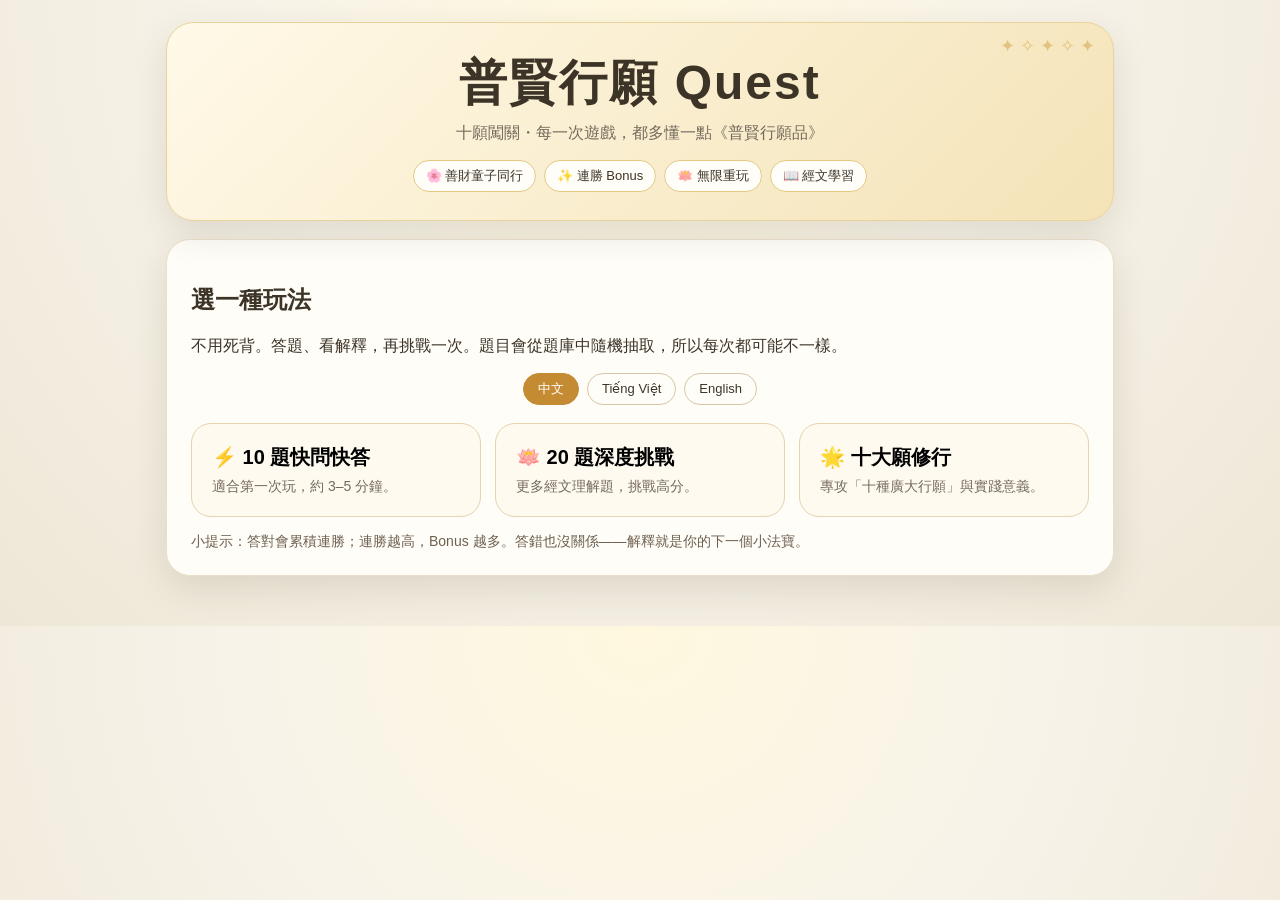
<file: LearningGames02/index.html>
<!DOCTYPE html>
<html lang="zh-Hant">
<head>
<meta charset="UTF-8">
<meta name="viewport" content="width=device-width, initial-scale=1.0">
<title>普賢行願 Quest｜十願闖關</title>
<style>
:root{
  --bg:#f7f3e9;--card:#fffdf8;--ink:#3d3428;--muted:#756b5d;
  --gold:#c58b32;--gold2:#f0cf82;--green:#5d8064;--red:#b75c52;
  --shadow:0 12px 35px rgba(73,55,28,.13);
}
*{box-sizing:border-box}
body{margin:0;font-family:"Noto Sans TC","PingFang TC","Microsoft JhengHei",sans-serif;
background:radial-gradient(circle at top,#fff8df 0,#f7f3e9 45%,#eee7d7 100%);color:var(--ink)}
button{font:inherit}
.app{max-width:980px;margin:auto;padding:22px 16px 50px}
header{background:linear-gradient(135deg,#fff9e8,#f4e3b7);border:1px solid #ead29c;
border-radius:28px;padding:28px;text-align:center;box-shadow:var(--shadow);position:relative;overflow:hidden}
header:after{content:"✦  ✧  ✦  ✧  ✦";position:absolute;right:18px;top:12px;color:#d3a34d;font-size:18px;opacity:.55}
h1{margin:0;font-size:clamp(28px,5vw,48px);letter-spacing:2px}
.subtitle{margin:8px 0 0;color:var(--muted)}
.badges{display:flex;justify-content:center;gap:8px;flex-wrap:wrap;margin-top:16px}
.badge{background:#fffdf7;border:1px solid #e3c984;border-radius:999px;padding:6px 12px;font-size:13px}
.screen{display:none;margin-top:18px}.screen.active{display:block}
.card{background:var(--card);border:1px solid #eadfca;border-radius:24px;padding:24px;box-shadow:var(--shadow)}
.mode-grid{display:grid;grid-template-columns:repeat(3,1fr);gap:14px;margin-top:18px}
.mode{border:1px solid #e5d4ae;background:#fffaf0;border-radius:20px;padding:20px;cursor:pointer;text-align:left;transition:.18s}
.mode:hover{transform:translateY(-3px);box-shadow:0 8px 20px #d9c7a355}
.mode strong{display:block;font-size:20px;margin-bottom:6px}.mode span{color:var(--muted);font-size:14px}
button.primary{border:0;background:linear-gradient(135deg,#c58b32,#e1b95f);color:white;
padding:13px 22px;border-radius:999px;cursor:pointer;font-weight:700;box-shadow:0 5px 14px #9e742d40}
button.secondary{border:1px solid #d7c7a6;background:#fffdf8;color:var(--ink);padding:11px 18px;border-radius:999px;cursor:pointer}
.topline{display:flex;justify-content:space-between;gap:12px;align-items:center;margin-bottom:12px;flex-wrap:wrap}
.progress{height:10px;background:#e9e0cf;border-radius:99px;overflow:hidden;flex:1;min-width:180px}
.progress i{display:block;height:100%;background:linear-gradient(90deg,#c58b32,#e6c46e);width:0;transition:.35s}
.score{font-weight:800}.streak{color:#a66d21;font-weight:700}
.qtype{display:inline-block;background:#edf2e7;color:#4d7054;border-radius:999px;padding:5px 10px;font-size:12px}
.question{font-size:clamp(21px,3.4vw,30px);font-weight:800;line-height:1.55;margin:17px 0}
.source{font-size:13px;color:var(--muted);background:#f8f2e5;padding:10px 12px;border-radius:12px}
.answers{display:grid;gap:11px;margin-top:18px}
.answer{border:2px solid #e4dac8;background:white;border-radius:17px;padding:15px;text-align:left;cursor:pointer;
transition:.15s;line-height:1.5}.answer:hover{border-color:#d2a34e;transform:translateX(2px)}
.answer.correct{border-color:#65936d;background:#edf7ee}.answer.wrong{border-color:#c77970;background:#fff0ee}
.answer.disabled{pointer-events:none}
.explain{display:none;margin-top:14px;padding:15px;border-radius:15px;background:#fff8df;border-left:4px solid var(--gold);line-height:1.65}
.explain.show{display:block}
.nextrow{display:flex;justify-content:space-between;align-items:center;margin-top:16px;gap:10px}
.mini{font-size:13px;color:var(--muted)}
.result{text-align:center}.bigscore{font-size:58px;font-weight:900;color:#a87320}
.stars{font-size:30px;letter-spacing:4px;margin:6px}
.result h2{font-size:30px}.result p{line-height:1.7}
.review{margin-top:18px;text-align:left}.review details{background:#fff;border:1px solid #eadfca;border-radius:13px;padding:10px;margin:8px 0}
.tip{margin-top:16px;color:#6e604f;font-size:14px}
/* Language buttons */
.lang-switch{display:flex;gap:8px;justify-content:center;margin-top:12px;flex-wrap:wrap}
.lang-btn{border:1px solid #d7c7a6;background:#fffdf8;color:var(--ink);padding:6px 14px;border-radius:999px;cursor:pointer;font-size:13px;transition:.15s}
.lang-btn.active{background:var(--gold);color:white;border-color:var(--gold)}
.lang-btn:hover{background:#f5e6c4}
.home-btn-row{display:flex;justify-content:flex-start;margin-bottom:12px}
@media(max-width:700px){.mode-grid{grid-template-columns:1fr}.card{padding:18px}}
</style>
</head>
<body>
<div class="app">
<header>
  <h1 id="appTitle">普賢行願 Quest</h1>
  <div class="subtitle" id="appSubtitle">十願闖關・每一次遊戲，都多懂一點《普賢行願品》</div>
  <div class="badges" id="badgeContainer">
    <div class="badge">🌸 善財童子同行</div><div class="badge">✨ 連勝 Bonus</div>
    <div class="badge">🪷 無限重玩</div><div class="badge">📖 經文學習</div>
  </div>
</header>

<section id="home" class="screen active">
 <div class="card">
  <h2 id="homeTitle">選一種玩法</h2>
  <p id="homeDesc">不用死背。答題、看解釋，再挑戰一次。題目會從題庫中隨機抽取，所以每次都可能不一樣。</p>
  <div class="lang-switch">
    <button class="lang-btn active" data-lang="zh" onclick="setLanguage('zh')">中文</button>
    <button class="lang-btn" data-lang="vi" onclick="setLanguage('vi')">Tiếng Việt</button>
    <button class="lang-btn" data-lang="en" onclick="setLanguage('en')">English</button>
  </div>
  <div class="mode-grid">
   <button class="mode" onclick="startGame('quick')"><strong id="modeQuickTitle">⚡ 10 題快問快答</strong><span id="modeQuickDesc">適合第一次玩，約 3–5 分鐘。</span></button>
   <button class="mode" onclick="startGame('deep')"><strong id="modeDeepTitle">🪷 20 題深度挑戰</strong><span id="modeDeepDesc">更多經文理解題，挑戰高分。</span></button>
   <button class="mode" onclick="startGame('ten')"><strong id="modeTenTitle">🌟 十大願修行</strong><span id="modeTenDesc">專攻「十種廣大行願」與實踐意義。</span></button>
  </div>
  <div class="tip" id="homeTip">小提示：答對會累積連勝；連勝越高，Bonus 越多。答錯也沒關係——解釋就是你的下一個小法寶。</div>
 </div>
</section>

<section id="game" class="screen">
 <div class="card">
  <div class="home-btn-row">
    <button class="secondary" onclick="goHome()" id="backHomeBtn">← 返回玩法</button>
  </div>
  <div class="topline"><div class="progress"><i id="bar"></i></div><div class="score">⭐ <span id="score">0</span></div><div class="streak">🔥 <span id="streak">0</span> <span id="streakLabel">連勝</span></div></div>
  <div class="topline"><span id="counter" class="mini"></span><span id="qtype" class="qtype"></span></div>
  <div id="question" class="question"></div>
  <div id="source" class="source"></div>
  <div id="answers" class="answers"></div>
  <div id="explain" class="explain"></div>
  <div class="nextrow"><span id="feedback" class="mini"></span><button id="next" class="primary" onclick="nextQuestion()" style="display:none">下一題 →</button></div>
 </div>
</section>

<section id="result" class="screen">
 <div class="card result">
  <div class="bigscore" id="finalScore">0</div>
  <div class="stars" id="stars">☆☆☆☆☆</div>
  <h2 id="resultTitle">完成！</h2>
  <p id="resultText"></p>
  <button class="primary" onclick="replay()" id="replayBtn">🔄 再玩一次</button>
  <button class="secondary" onclick="goHome()" id="resultHomeBtn">返回玩法</button>
  <div class="review"><h3 id="reviewTitle">📖 本局學習重點</h3><div id="reviewList"></div></div>
 </div>
</section>
</div>

<script>
// ---------- 題庫（中文） ----------
const bank = [
{type:"單選",q:"普賢菩薩所說的十種廣大行願，第一願是什麼？",a:["稱讚如來","禮敬諸佛","廣修供養","隨喜功德"],c:1,e:"十願依次為：禮敬諸佛、稱讚如來、廣修供養、懺悔業障、隨喜功德、請轉法輪、請佛住世、常隨佛學、恒順眾生、普皆回向。",s:"「一者、禮敬諸佛。二者、稱讚如來……」"},
{type:"單選",q:"十種行願中的最後一願是？",a:["恒順眾生","常隨佛學","普皆回向","請佛住世"],c:2,e:"第十願是「普皆回向」，把從禮拜到恒順眾生等一切功德，回向盡法界、虛空界一切眾生。",s:"「十者、普皆回向。」"},
{type:"判斷",q:"《普賢行願品》說：在所有供養中，「法供養最」。",a:["正確","錯誤"],c:0,e:"經文特別指出法供養最勝，包括如說修行、利益眾生、攝受眾生、代眾生苦、勤修善根、不舍菩薩業、不離菩提心等。",s:"「善男子！諸供養中，法供養最。」"},
{type:"單選",q:"以下哪一項屬於「法供養」？",a:["只供養珍寶","如說修行供養","只燃最貴的香","只供養天衣"],c:1,e:"真正重要的不只是外在供品，而是把佛法活出來：如說修行、利益眾生等。",s:"「所謂如說修行供養，利益眾生供養……」"},
{type:"單選",q:"懺悔業障時，普賢菩薩說自己要做到什麼？",a:["懺悔後再犯也沒關係","誠心懺悔，後不復造","只向親友道歉","只懺悔身業"],c:1,e:"重點不只是後悔，而是「誠心懺悔，後不復造」，並恒住淨戒一切功德。",s:"「誠心懺悔，後不復造，恒住淨戒一切功德。」"},
{type:"單選",q:"「隨喜功德」的意思最接近哪一項？",a:["看到別人成功就嫉妒","看到善行與功德，真心歡喜讚歎","只欣賞自己的功德","只在得到好處時才高興"],c:1,e:"普賢菩薩對諸佛、菩薩、聲聞、辟支佛乃至一切眾生的功德，都生歡喜心。",s:"「所有功德，我皆隨喜。」"},
{type:"判斷",q:"「請轉法輪」是勸請諸佛宣說正法，利益眾生。",a:["正確","錯誤"],c:0,e:"普賢行願不只是自己學法，也殷勤勸請諸佛轉妙法輪，使正法廣大利益眾生。",s:"「殷勤勸請，轉妙法輪。」"},
{type:"單選",q:"「請佛住世」的核心願望是什麼？",a:["請佛延長壽命只為自己","請佛及善知識不要急著入涅槃，長久利益眾生","請佛只住在寺院","請佛只教菩薩"],c:1,e:"經文說，對將欲示現般涅槃的諸佛、菩薩、聲聞、緣覺及善知識，都勸請莫入涅槃，為欲利樂一切眾生。",s:"「我悉勸請莫入涅槃。經於……劫，為欲利樂一切眾生。」"},
{type:"單選",q:"「常隨佛學」最重要的精神是？",a:["只研究佛的神通","學習諸佛的發心、修行、利益眾生的行為","只背誦佛名","只模仿佛的外貌"],c:1,e:"經文列舉毗盧遮那如來從初發心、精進不退、難行苦行，到成道、轉法輪、成熟眾生的一切行，我皆隨學。",s:"「如是一切，我皆隨學。」"},
{type:"判斷",q:"「恒順眾生」等於「無論別人做什麼都跟著做」。",a:["正確","錯誤"],c:1,e:"不是盲目跟從。經文說的是以平等心利益眾生、承事眾生、幫助病苦者、失道者、貧窮者，並引導眾生走向正道。",s:"「菩薩如是平等饒益一切眾生。」"},
{type:"單選",q:"經文用什麼比喻說明「眾生」與「佛菩薩智慧華果」的關係？",a:["高山與流水","大樹的根與花果","明月與星辰","舟與大海"],c:1,e:"眾生如大樹的根，佛菩薩如花果；以大悲水利益眾生，才能成就佛菩薩智慧華果。",s:"「一切眾生而為樹根，諸佛菩薩而為華果。」"},
{type:"多選",q:"哪些屬於經文所說的「恒順眾生」的具體做法？",a:["於病苦者為作良醫","於失道者示其正路","於闇夜中為作光明","只幫助自己喜歡的人"],c:[0,1,2],e:"恒順眾生是平等饒益：病苦者如良醫、失道者示正路、闇夜中作光明、貧窮者令得伏藏。",s:"「於諸病苦，為作良醫。於失道者，示其正路……」"},
{type:"判斷",q:"經文說：「若無眾生，一切菩薩終不能成無上正覺。」",a:["正確","錯誤"],c:0,e:"這是恒順眾生願的核心：因眾生而起大悲，因大悲生菩提心，因菩提心成等正覺。",s:"「若無眾生，一切菩薩終不能成無上正覺。」"},
{type:"單選",q:"「普皆回向」主要把功德回向給誰？",a:["只回向自己","只回向親人","盡法界、虛空界一切眾生","只回向有功德的人"],c:2,e:"普賢菩薩願把所有功德回向一切眾生，願眾生安樂、離苦、成就無上菩提。",s:"「皆悉回向，盡法界、虛空界一切眾生。」"},
{type:"多選",q:"普皆回向所發的願，包括哪些？",a:["願眾生常得安樂","願惡業不能成就","願善業速成就","願一切眾生究竟成就無上菩提"],c:[0,1,2,3],e:"這一願非常廣大：安樂、離病苦、惡法不成、善業成就、關閉惡趣門、開示正路，乃至究竟成就無上菩提。",s:"「願令眾生，常得安樂，無諸病苦……究竟成就無上菩提。」"},
{type:"單選",q:"普賢菩薩說，十願修行的共同特色是什麼？",a:["做一次就完成","念念相續，無有間斷，身語意業無有疲厭","只在佛前做","只在年輕時做"],c:1,e:"每一願後都反覆說明：念念相續、無有間斷，身語意業無有疲厭。這代表願心持續不斷。",s:"「念念相續，無有間斷，身語意業，無有疲厭。」"},
{type:"判斷",q:"經文認為外在財物供養一定比法供養殊勝。",a:["正確","錯誤"],c:1,e:"經文反而明確說法供養最勝，因為如說修行能出生諸佛；菩薩行法供養，就是成就供養如來。",s:"「諸供養中，法供養最。」"},
{type:"單選",q:"如果今天看到別人做了一件善事，你想練習普賢行願，最適合做什麼？",a:["找機會證明自己更好","真心隨喜，讚歎其善行","假裝沒看見","希望他失敗"],c:1,e:"這就是把「隨喜功德」帶入日常：看到善，不嫉妒；看到功德，心生歡喜。",s:"「一切菩薩所修無量難行苦行……廣大功德，我皆隨喜。」"},
{type:"多選",q:"以下哪些可以算是日常生活中的「法供養」？",a:["照佛法修行並改變自己","幫助有需要的人","不捨菩薩業","不離菩提心"],c:[0,1,2,3],e:"法供養不是抽象概念，而是把佛法落實於自己的身心與對眾生的利益。",s:"「如說修行供養，利益眾生供養……不離菩提心供養。」"},
{type:"單選",q:"經文以什麼來說明大悲與成佛的關係？",a:["大海與小船","樹根、樹幹與花果","火與冰","鳥與天空"],c:1,e:"眾生是根，大悲如水，佛菩薩智慧華果由此成就。這個比喻把「利益眾生」與「成佛」連在一起。",s:"「一切眾生而為樹根，諸佛菩薩而為華果，以大悲水饒益眾生。」"},
{type:"判斷",q:"普賢行願只要求我們禮拜佛，不需要關心眾生。",a:["正確","錯誤"],c:1,e:"十願中有恒順眾生、普皆回向，而且經文明說：隨順眾生就是隨順供養諸佛。",s:"「菩薩若能隨順眾生，則為隨順供養諸佛。」"},
{type:"單選",q:"十願中，哪一願最直接教我們「不要嫉妒別人的善與成功」？",a:["禮敬諸佛","隨喜功德","請佛住世","普皆回向"],c:1,e:"隨喜就是對一切佛、菩薩、眾生的善根與功德生歡喜心。",s:"「所有功德，我皆隨喜。」"},
{type:"單選",q:"偈頌中說「我昔所造諸惡業……一切我今皆忏悔」，屬於十願中的哪一願？",a:["廣修供養","懺悔業障","常隨佛學","稱讚如來"],c:1,e:"這首偈直接對應第四願「懺悔業障」。",s:"「我昔所造諸惡業，皆由無始貪嗔痴……一切我今皆懺悔。」"},
{type:"判斷",q:"普賢行願的回向只關心自己來世得到好處。",a:["正確","錯誤"],c:1,e:"回向的核心是利益一切眾生，願眾生離苦得樂、走向正道，乃至成就無上菩提。",s:"「普願沉溺諸眾生，速往無量光佛刹。」"},
{type:"多選",q:"經文說，聽聞、信受、受持、讀誦、書寫、廣為人說此大願王，可以做什麼？",a:["增長行願功德","利益眾生","在煩惱苦海中拔濟眾生","完全不用修行就自動成佛"],c:[0,1,2],e:"經文讚歎受持與弘揚此願王的功德，但並不是說可以完全不修行；核心仍是信受、讀誦、受持、實踐與利益眾生。",s:"「受持讀誦，廣為人說……能於煩惱大苦海中，拔濟眾生。」"},
{type:"單選",q:"臨命終時，經文說什麼會「不相捨離，引導其前」？",a:["財寶","親屬","權勢","普賢願王"],c:3,e:"經文提醒我們：親屬、威勢、財寶等都不能相隨，唯有願王不相捨離。",s:"「唯此願王，不相捨離，於一切時，引導其前。」"},
{type:"單選",q:"「禮敬諸佛」的境界有多廣？",a:["只禮敬眼前一尊佛","只禮敬自己認識的佛","十方三世一切佛刹中的諸佛","只在節日禮佛"],c:2,e:"普賢願力遍及盡法界、虛空界、十方三世一切佛刹，深心信解，如對目前。",s:"「所有盡法界、虛空界，十方三世一切佛刹……諸佛世尊……常修禮敬。」"},
{type:"判斷",q:"「稱讚如來」只是稱讚佛的外貌。",a:["正確","錯誤"],c:1,e:"經文所稱讚的是一切如來的「諸功德海」，並以無盡音聲海廣大讚歎。",s:"「稱揚讚歎一切如來諸功德海。」"},
{type:"單選",q:"十願中，哪一願是「常學習諸佛如何發心、修行、成道、教化眾生」？",a:["常隨佛學","請轉法輪","懺悔業障","普皆回向"],c:0,e:"第八願「常隨佛學」涵蓋從初發心到成佛、轉法輪、示現涅槃的一切佛行。",s:"「如是一切，我皆隨學。」"},
{type:"多選",q:"哪些是普賢行願可以帶進現代生活的例子？",a:["看到別人善行就隨喜","做錯事後真誠懺悔並改過","用自己的能力幫助有需要的人","把功勞全部歸自己"],c:[0,1,2],e:"普賢行願不是只在經典裡：隨喜、懺悔、利益眾生、回向，都能在每天的人際與工作生活中實踐。",s:"十種大願的精神可落實於身語意三業。"}
];

// ---------- 越南文翻譯（直接從中文翻譯） ----------
const bankVi = [
{type:"Trắc nghiệm",q:"Mười đại hạnh nguyện rộng lớn mà Bồ Tát Phổ Hiền nói, nguyện thứ nhất là gì?",a:["Xưng tán Như Lai","Lễ kính chư Phật","Quảng tu cúng dường","Tùy hỷ công đức"],c:1,e:"Mười nguyện lần lượt là: Lễ kính chư Phật, Xưng tán Như Lai, Quảng tu cúng dường, Sám hối nghiệp chướng, Tùy hỷ công đức, Thỉnh chuyển pháp luân, Thỉnh Phật trụ thế, Thường tùy Phật học, Hằng thuận chúng sinh, Phổ giai hồi hướng.",s:"“Nhất giả, lễ kính chư Phật. Nhị giả, xưng tán Như Lai…”"},
{type:"Trắc nghiệm",q:"Nguyện cuối cùng trong mười đại hạnh nguyện là gì?",a:["Hằng thuận chúng sinh","Thường tùy Phật học","Phổ giai hồi hướng","Thỉnh Phật trụ thế"],c:2,e:"Nguyện thứ mười là “Phổ giai hồi hướng”, hồi hướng tất cả công đức từ lễ bái đến hằng thuận chúng sinh cho tất cả chúng sinh trong pháp giới và hư không giới.",s:"“Thập giả, phổ giai hồi hướng.”"},
{type:"Đúng/Sai",q:"Kinh Phổ Hiền Hạnh Nguyện nói: Trong tất cả các loại cúng dường, “pháp cúng dường là tối thắng”.",a:["Đúng","Sai"],c:0,e:"Kinh đặc biệt chỉ ra pháp cúng dường là tối thắng, bao gồm y giáo tu hành, lợi ích chúng sinh, nhiếp thọ chúng sinh, thay chúng sinh chịu khổ, siêng tu thiện căn, không bỏ nghiệp Bồ Tát, không lìa tâm bồ đề, v.v.",s:"“Thiện nam tử! Chư cúng dường trung, pháp cúng dường tối.”"},
{type:"Trắc nghiệm",q:"Điều nào sau đây thuộc về “pháp cúng dường”?",a:["Chỉ cúng dường trân bảo","Y giáo tu hành cúng dường","Chỉ đốt hương đắt nhất","Chỉ cúng dường thiên y"],c:1,e:"Điều quan trọng không chỉ là vật phẩm bên ngoài, mà là thực hành Phật pháp: y giáo tu hành, lợi ích chúng sinh, v.v.",s:"“Sở vị y giáo tu hành cúng dường, lợi ích chúng sinh cúng dường…”"},
{type:"Trắc nghiệm",q:"Khi sám hối nghiệp chướng, Bồ Tát Phổ Hiền nói mình phải làm gì?",a:["Sám hối rồi tái phạm cũng không sao","Thành tâm sám hối, về sau không tái phạm","Chỉ xin lỗi người thân","Chỉ sám hối thân nghiệp"],c:1,e:"Trọng điểm không chỉ là hối hận, mà là “thành tâm sám hối, về sau không tái phạm”, và luôn an trụ trong tất cả công đức của giới thanh tịnh.",s:"“Thành tâm sám hối, hậu bất phục tạo, hằng trụ tịnh giới nhất thiết công đức.”"},
{type:"Trắc nghiệm",q:"Ý nghĩa của “tùy hỷ công đức” gần nhất với điều nào?",a:["Thấy người khác thành công thì ghen tị","Thấy hạnh lành và công đức, thật tâm hoan hỷ tán thán","Chỉ thưởng thức công đức của mình","Chỉ vui khi được lợi"],c:1,e:"Bồ Tát Phổ Hiền đối với công đức của chư Phật, Bồ Tát, Thanh Văn, Bích Chi Phật và tất cả chúng sinh, đều sinh tâm hoan hỷ.",s:"“Sở hữu công đức, ngã giai tùy hỷ.”"},
{type:"Đúng/Sai",q:"“Thỉnh chuyển pháp luân” là thỉnh chư Phật thuyết chánh pháp, lợi ích chúng sinh.",a:["Đúng","Sai"],c:0,e:"Phổ Hiền hạnh nguyện không chỉ tự học pháp, mà còn ân cần thỉnh chư Phật chuyển diệu pháp luân, khiến chánh pháp lợi ích rộng lớn chúng sinh.",s:"“Ân cần khuyến thỉnh, chuyển diệu pháp luân.”"},
{type:"Trắc nghiệm",q:"Nguyện vọng cốt lõi của “thỉnh Phật trụ thế” là gì?",a:["Thỉnh Phật kéo dài tuổi thọ chỉ vì mình","Thỉnh Phật và thiện tri thức đừng vội nhập niết bàn, lâu dài lợi ích chúng sinh","Thỉnh Phật chỉ ở chùa","Thỉnh Phật chỉ dạy Bồ Tát"],c:1,e:"Kinh nói, đối với chư Phật, Bồ Tát, Thanh Văn, Duyên Giác và thiện tri thức sắp thị hiện niết bàn, đều khuyến thỉnh chớ nhập niết bàn, vì muốn lợi lạc tất cả chúng sinh.",s:"“Ngã tất khuyến thỉnh mạc nhập niết bàn. Kinh ư… kiếp, vị dục lợi lạc nhất thiết chúng sinh.”"},
{type:"Trắc nghiệm",q:"Tinh thần quan trọng nhất của “thường tùy Phật học” là gì?",a:["Chỉ nghiên cứu thần thông của Phật","Học tập phát tâm, tu hành, hành vi lợi ích chúng sinh của chư Phật","Chỉ tụng danh hiệu Phật","Chỉ bắt chước ngoại hình của Phật"],c:1,e:"Kinh liệt kê Như Lai Tỳ Lô Giá Na từ sơ phát tâm, tinh tấn không thối chuyển, khổ hạnh khó làm, đến thành đạo, chuyển pháp luân, thành thục chúng sinh, tất cả hạnh ấy con đều học theo.",s:"“Như thị nhất thiết, ngã giai tùy học.”"},
{type:"Đúng/Sai",q:"“Hằng thuận chúng sinh” đồng nghĩa với “người khác làm gì cũng làm theo”.",a:["Đúng","Sai"],c:1,e:"Không phải mù quáng làm theo. Kinh nói là dùng tâm bình đẳng lợi ích chúng sinh, phụng sự chúng sinh, giúp người bệnh khổ, người lạc đường, người nghèo khó, và dẫn dắt chúng sinh đi vào chánh đạo.",s:"“Bồ Tát như thị bình đẳng nhiêu ích nhất thiết chúng sinh.”"},
{type:"Trắc nghiệm",q:"Kinh dùng ví dụ gì để nói rõ mối quan hệ giữa “chúng sinh” và “hoa quả trí tuệ của Phật Bồ Tát”?",a:["Núi cao và dòng nước","Rễ và hoa quả của cây lớn","Trăng sáng và tinh tú","Thuyền và biển lớn"],c:1,e:"Chúng sinh như rễ của cây lớn, Phật Bồ Tát như hoa quả; dùng nước đại bi lợi ích chúng sinh, mới thành tựu hoa quả trí tuệ của Phật Bồ Tát.",s:"“Nhất thiết chúng sinh nhi vi thụ căn, chư Phật Bồ Tát nhi vi hoa quả.”"},
{type:"Nhiều lựa chọn",q:"Những điều nào thuộc về cách làm cụ thể của “hằng thuận chúng sinh” trong kinh?",a:["Với người bệnh khổ, làm thầy thuốc giỏi","Với người lạc đường, chỉ đường chánh","Trong đêm tối, làm ánh sáng","Chỉ giúp người mình thích"],c:[0,1,2],e:"Hằng thuận chúng sinh là bình đẳng nhiêu ích: người bệnh khổ như thầy thuốc giỏi, người lạc đường chỉ đường chánh, trong đêm tối làm ánh sáng, người nghèo khó cho được kho báu ẩn.",s:"“Ư chư bệnh khổ, vi tác lương y. Ư thất đạo giả, thị kỳ chánh lộ…”"},
{type:"Đúng/Sai",q:"Kinh nói: “Nếu không có chúng sinh, tất cả Bồ Tát rốt cuộc không thể thành vô thượng chánh giác.”",a:["Đúng","Sai"],c:0,e:"Đây là cốt lõi của nguyện hằng thuận chúng sinh: do chúng sinh mà khởi đại bi, do đại bi sinh tâm bồ đề, do tâm bồ đề thành đẳng chánh giác.",s:"“Nhược vô chúng sinh, nhất thiết Bồ Tát chung bất năng thành vô thượng chánh giác.”"},
{type:"Trắc nghiệm",q:"“Phổ giai hồi hướng” chủ yếu hồi hướng công đức cho ai?",a:["Chỉ hồi hướng cho mình","Chỉ hồi hướng cho người thân","Tất cả chúng sinh trong tận pháp giới, hư không giới","Chỉ hồi hướng cho người có công đức"],c:2,e:"Bồ Tát Phổ Hiền nguyện hồi hướng tất cả công đức cho tất cả chúng sinh, nguyện chúng sinh an lạc, lìa khổ, thành tựu vô thượng bồ đề.",s:"“Giai tất hồi hướng, tận pháp giới, hư không giới nhất thiết chúng sinh.”"},
{type:"Nhiều lựa chọn",q:"Những nguyện nào được phát trong phổ giai hồi hướng?",a:["Nguyện chúng sinh thường được an lạc","Nguyện ác nghiệp không thành tựu","Nguyện thiện nghiệp mau thành tựu","Nguyện tất cả chúng sinh rốt cuộc thành vô thượng bồ đề"],c:[0,1,2,3],e:"Nguyện này rất rộng lớn: an lạc, lìa bệnh khổ, ác pháp không thành, thiện nghiệp thành tựu, đóng cửa ác thú, chỉ bày chánh lộ, cho đến rốt cuộc thành vô thượng bồ đề.",s:"“Nguyện linh chúng sinh, thường đắc an lạc, vô chư bệnh khổ… cứu cánh thành tựu vô thượng bồ đề.”"},
{type:"Trắc nghiệm",q:"Bồ Tát Phổ Hiền nói đặc điểm chung của mười nguyện tu hành là gì?",a:["Làm một lần là xong","Niệm niệm tương tục, không có gián đoạn, thân ngữ ý nghiệp không có mệt mỏi","Chỉ làm trước Phật","Chỉ làm khi trẻ"],c:1,e:"Sau mỗi nguyện đều lặp lại: niệm niệm tương tục, không có gián đoạn, thân ngữ ý nghiệp không có mệt mỏi. Điều này biểu thị nguyện tâm liên tục không dứt.",s:"“Niệm niệm tương tục, vô hữu gián đoạn, thân ngữ ý nghiệp, vô hữu bì yếm.”"},
{type:"Đúng/Sai",q:"Kinh cho rằng cúng dường tài vật bên ngoài nhất định thù thắng hơn pháp cúng dường.",a:["Đúng","Sai"],c:1,e:"Kinh ngược lại nói rõ pháp cúng dường là tối thắng, vì y giáo tu hành có thể sinh ra chư Phật; Bồ Tát hành pháp cúng dường chính là thành tựu cúng dường Như Lai.",s:"“Chư cúng dường trung, pháp cúng dường tối.”"},
{type:"Trắc nghiệm",q:"Nếu hôm nay thấy người khác làm một việc thiện, bạn muốn thực hành Phổ Hiền hạnh nguyện, thích hợp nhất làm gì?",a:["Tìm cách chứng minh mình giỏi hơn","Thật tâm tùy hỷ, tán thán hạnh lành ấy","Giả vờ không thấy","Mong họ thất bại"],c:1,e:"Đây là đem “tùy hỷ công đức” vào đời thường: thấy thiện, không ghen tị; thấy công đức, sinh tâm hoan hỷ.",s:"“Nhất thiết Bồ Tát sở tu vô lượng nan hành khổ hạnh… quảng đại công đức, ngã giai tùy hỷ.”"},
{type:"Nhiều lựa chọn",q:"Những điều nào sau đây có thể coi là “pháp cúng dường” trong đời sống hằng ngày?",a:["Tu hành theo Phật pháp và thay đổi bản thân","Giúp đỡ người cần thiết","Không bỏ nghiệp Bồ Tát","Không lìa tâm bồ đề"],c:[0,1,2,3],e:"Pháp cúng dường không phải khái niệm trừu tượng, mà là đem Phật pháp thực hành nơi thân tâm mình và lợi ích chúng sinh.",s:"“Như thuyết tu hành cúng dường, lợi ích chúng sinh cúng dường… bất ly bồ đề tâm cúng dường.”"},
{type:"Trắc nghiệm",q:"Kinh dùng gì để nói rõ mối quan hệ giữa đại bi và thành Phật?",a:["Biển lớn và thuyền nhỏ","Rễ, thân và hoa quả của cây","Lửa và băng","Chim và bầu trời"],c:1,e:"Chúng sinh là rễ, đại bi như nước, hoa quả trí tuệ của Phật Bồ Tát do đây thành tựu. Ví dụ này nối liền “lợi ích chúng sinh” với “thành Phật”.",s:"“Nhất thiết chúng sinh nhi vi thụ căn, chư Phật Bồ Tát nhi vi hoa quả, dĩ đại bi thủy nhiêu ích chúng sinh.”"},
{type:"Đúng/Sai",q:"Phổ Hiền hạnh nguyện chỉ yêu cầu chúng ta lễ bái Phật, không cần quan tâm chúng sinh.",a:["Đúng","Sai"],c:1,e:"Mười nguyện có hằng thuận chúng sinh, phổ giai hồi hướng, và kinh nói rõ: tùy thuận chúng sinh chính là tùy thuận cúng dường chư Phật.",s:"“Bồ Tát nhược năng tùy thuận chúng sinh, tắc vi tùy thuận cúng dường chư Phật.”"},
{type:"Trắc nghiệm",q:"Trong mười nguyện, nguyện nào trực tiếp dạy chúng ta “đừng ghen tị với điều thiện và thành công của người khác”?",a:["Lễ kính chư Phật","Tùy hỷ công đức","Thỉnh Phật trụ thế","Phổ giai hồi hướng"],c:1,e:"Tùy hỷ là đối với thiện căn và công đức của tất cả Phật, Bồ Tát, chúng sinh đều sinh tâm hoan hỷ.",s:"“Sở hữu công đức, ngã giai tùy hỷ.”"},
{type:"Trắc nghiệm",q:"Trong kệ tụng nói “Ngã tích sở tạo chư ác nghiệp… nhất thiết ngã kim giai sám hối”, thuộc nguyện nào trong mười nguyện?",a:["Quảng tu cúng dường","Sám hối nghiệp chướng","Thường tùy Phật học","Xưng tán Như Lai"],c:1,e:"Kệ này trực tiếp tương ứng với nguyện thứ tư “Sám hối nghiệp chướng”.",s:"“Ngã tích sở tạo chư ác nghiệp, giai do vô thủy tham sân si… nhất thiết ngã kim giai sám hối.”"},
{type:"Đúng/Sai",q:"Hồi hướng của Phổ Hiền hạnh nguyện chỉ quan tâm đến lợi ích cho mình ở đời sau.",a:["Đúng","Sai"],c:1,e:"Cốt lõi của hồi hướng là lợi ích tất cả chúng sinh, nguyện chúng sinh lìa khổ được vui, đi vào chánh đạo, cho đến thành tựu vô thượng bồ đề.",s:"“Phổ nguyện trầm nịch chư chúng sinh, tốc vãng vô lượng quang Phật sát.”"},
{type:"Nhiều lựa chọn",q:"Kinh nói, nghe, tin nhận, thọ trì, đọc tụng, viết chép, rộng vì người khác nói đại nguyện vương này, có thể làm gì?",a:["Tăng trưởng hạnh nguyện công đức","Lợi ích chúng sinh","Cứu giúp chúng sinh trong biển khổ phiền não","Hoàn toàn không cần tu hành tự nhiên thành Phật"],c:[0,1,2],e:"Kinh tán thán công đức thọ trì và hoằng dương nguyện vương này, nhưng không nói có thể hoàn toàn không tu hành; cốt lõi vẫn là tin nhận, đọc tụng, thọ trì, thực hành và lợi ích chúng sinh.",s:"“Thọ trì độc tụng, quảng vi nhân thuyết… năng ư phiền não đại khổ hải trung, bạt tế chúng sinh.”"},
{type:"Trắc nghiệm",q:"Khi lâm chung, kinh nói cái gì sẽ “không rời xa, dẫn dắt trước mặt”?",a:["Tài bảo","Người thân","Quyền thế","Phổ Hiền nguyện vương"],c:3,e:"Kinh nhắc nhở chúng ta: người thân, uy thế, tài bảo đều không thể đi theo, chỉ có nguyện vương không rời xa.",s:"“Duy thử nguyện vương, bất tương xả ly, ư nhất thiết thời, dẫn đạo kỳ tiền.”"},
{type:"Trắc nghiệm",q:"Cảnh giới của “lễ kính chư Phật” rộng lớn đến đâu?",a:["Chỉ lễ kính một vị Phật trước mắt","Chỉ lễ kính Phật mình quen","Chư Phật trong mười phương ba đời tất cả Phật sát","Chỉ lễ Phật vào ngày lễ"],c:2,e:"Nguyện lực Phổ Hiền trùm khắp tận pháp giới, hư không giới, mười phương ba đời tất cả Phật sát, thâm tín như đối trước mắt.",s:"“Sở hữu tận pháp giới, hư không giới, thập phương tam thế nhất thiết Phật sát… chư Phật Thế Tôn… thường tu lễ kính.”"},
{type:"Đúng/Sai",q:"“Xưng tán Như Lai” chỉ là khen ngợi ngoại hình của Phật.",a:["Đúng","Sai"],c:1,e:"Kinh xưng tán là “chư công đức hải” của tất cả Như Lai, và dùng vô tận âm thanh hải rộng lớn tán thán.",s:"“Xưng dương tán thán nhất thiết Như Lai chư công đức hải.”"},
{type:"Trắc nghiệm",q:"Trong mười nguyện, nguyện nào là “thường học chư Phật phát tâm, tu hành, thành đạo, giáo hóa chúng sinh”?",a:["Thường tùy Phật học","Thỉnh chuyển pháp luân","Sám hối nghiệp chướng","Phổ giai hồi hướng"],c:0,e:"Nguyện thứ tám “Thường tùy Phật học” bao gồm từ sơ phát tâm đến thành Phật, chuyển pháp luân, thị hiện niết bàn, tất cả Phật hạnh.",s:"“Như thị nhất thiết, ngã giai tùy học.”"},
{type:"Nhiều lựa chọn",q:"Những ví dụ nào cho thấy Phổ Hiền hạnh nguyện có thể đem vào đời sống hiện đại?",a:["Thấy người khác làm việc thiện thì tùy hỷ","Sau khi làm sai, thành tâm sám hối và sửa đổi","Dùng khả năng của mình giúp người cần thiết","Đem hết công lao về mình"],c:[0,1,2],e:"Phổ Hiền hạnh nguyện không chỉ ở trong kinh: tùy hỷ, sám hối, lợi ích chúng sinh, hồi hướng đều có thể thực hành trong giao tiếp và công việc hằng ngày.",s:"Tinh thần mười đại nguyện có thể thực hành nơi thân ngữ ý."}
];

// ---------- 英文翻譯（參考英文經文） ----------
const bankEn = [
{type:"Multiple Choice",q:"Among the ten vast practices and vows spoken by Samantabhadra Bodhisattva, what is the first vow?",a:["Praising the Tathāgata","Revering all buddhas","Extensively cultivating offerings","Rejoicing in others' merit"],c:1,e:"The ten vows are: revering all buddhas, praising the Tathāgata, extensively cultivating offerings, repenting of karmic obstacles, rejoicing in others' merit, requesting the turning of the Dharma wheel, requesting the buddhas to remain in the world, always following the buddhas' course of training, constantly according with beings, and universally dedicating all merit.",s:"\"The first is to revere all buddhas; the second is to proclaim the praises of the Tathāgata...\""},
{type:"Multiple Choice",q:"What is the last of the ten vows?",a:["Constantly according with beings","Always following the buddhas' course of training","Universally dedicating all merit","Requesting the buddhas to remain in the world"],c:2,e:"The tenth vow is \"universally dedicating all merit\", dedicating all merit from the first vow of revering all buddhas up to constantly according with beings to all beings throughout the Dharma realm and the realms of space.",s:"\"The tenth is to universally dedicate all merit.\""},
{type:"True/False",q:"The Conduct and Vows of Samantabhadra says: Among all kinds of offerings, the offering of Dharma is supreme.",a:["True","False"],c:0,e:"The text specifically points out that the offering of Dharma is supreme, including cultivating in accordance with what was taught, benefiting beings, gathering in beings, substituting for beings in taking on their sufferings, diligently cultivating roots of goodness, never forsaking the bodhisattva's works, and never abandoning the bodhi resolve.",s:"\"Son of Good Family, among all the kinds of offerings, the offering of Dharma is supreme.\""},
{type:"Multiple Choice",q:"Which of the following belongs to the \"offering of Dharma\"?",a:["Only offering precious jewels","Cultivating in accordance with what was taught","Only burning the most expensive incense","Only offering heavenly garments"],c:1,e:"What truly matters is not just external offerings, but living out the Dharma: cultivating in accordance with what was taught, benefiting beings, etc.",s:"\"...the offering of cultivating in accordance with what was taught, the offering of benefiting beings...\""},
{type:"Multiple Choice",q:"When repenting of karmic obstacles, what does Samantabhadra Bodhisattva say one should do?",a:["It's okay to commit again after repenting","Sincerely repent, resolving never to commit again","Only apologize to relatives","Only repent of bodily karma"],c:1,e:"The key is not just regret, but \"sincerely repent, resolving to never commit them again\", and always abide in all the meritorious qualities of the pure moral precepts.",s:"\"...I sincerely repent [of these bad karmic actions], resolving to never commit them again and resolving to always abide in all the meritorious qualities of the pure moral precepts.\""},
{type:"Multiple Choice",q:"The meaning of \"rejoicing in others' merit\" is closest to which of the following?",a:["Being jealous when seeing others succeed","Truly rejoicing and praising when seeing good deeds and merit","Only appreciating one's own merit","Only being happy when getting benefits"],c:1,e:"Samantabhadra Bodhisattva rejoices in the merit of all buddhas, bodhisattvas, śrāvaka disciples, pratyekabuddhas, and all beings.",s:"\"I rejoice in all their roots of goodness...\""},
{type:"True/False",q:"\"Requesting the turning of the Dharma wheel\" means earnestly requesting the buddhas to proclaim the right Dharma for the benefit of beings.",a:["True","False"],c:0,e:"Samantabhadra's vows are not just about learning the Dharma oneself, but also earnestly requesting all buddhas to turn the wheel of the sublime Dharma, so that the right Dharma widely benefits beings.",s:"\"I earnestly request them to turn the wheel of the sublime Dharma.\""},
{type:"Multiple Choice",q:"What is the core wish of \"requesting the buddhas to remain in the world\"?",a:["Requesting the Buddha to extend his life only for oneself","Requesting the buddhas and good spiritual guides not to hurry into parinirvāṇa, but to remain long for the benefit of beings","Requesting the Buddha to stay only in the monastery","Requesting the Buddha to teach only bodhisattvas"],c:1,e:"The text says that for all buddhas, bodhisattvas, śrāvaka disciples, pratyekabuddhas, and good spiritual guides who are about to enter parinirvāṇa, one should beseech them all to refrain from entering nirvāṇa, in order to benefit and gladden all beings.",s:"\"...I then beseech them all to refrain from entering nirvāṇa and to remain for kalpas... in order to benefit and gladden all beings.\""},
{type:"Multiple Choice",q:"What is the most important spirit of \"always following the buddhas' course of training\"?",a:["Only studying the Buddha's spiritual powers","Learning the buddhas' resolve, practice, and actions that benefit beings","Only reciting the Buddha's name","Only imitating the Buddha's appearance"],c:1,e:"The text describes Vairocana Tathāgata's entire course from first resolving to attain bodhi, nonretreating vigor, difficult austerities, to attaining enlightenment, turning the Dharma wheel, and ripening beings—I follow all such ways of training.",s:"\"I follow all such ways of training as these.\""},
{type:"True/False",q:"\"Constantly according with beings\" is equivalent to \"following whatever others do\".",a:["True","False"],c:1,e:"It is not blind following. The text speaks of benefiting beings with an equal mind, serving beings, helping the sick, those who have lost the path, the poor, and guiding beings to the right path.",s:"\"...the bodhisattva benefits all beings equally.\""},
{type:"Multiple Choice",q:"What analogy does the text use to explain the relationship between \"beings\" and \"the blossoms and fruit of the buddhas' and bodhisattvas' wisdom\"?",a:["High mountains and flowing water","The roots and blossoms/fruit of a great tree","The bright moon and stars","A boat and the great ocean"],c:1,e:"Beings are like the roots of a great tree, and buddhas and bodhisattvas are like its blossoms and fruit; using the water of great compassion to benefit beings produces the fully developed blossoms and fruit of wisdom.",s:"\"It is all beings who form the roots of this tree and it is all buddhas and bodhisattvas who form its blossoms and fruit.\""},
{type:"Multiple Select",q:"Which of the following are specific practices of \"constantly according with beings\" mentioned in the text?",a:["For those suffering from illnesses, serve as an especially good physician","For those who have lost the path, show them the right road","For those in the dark of night, produce illumination","Only help those you like"],c:[0,1,2],e:"Constantly according with beings means equally benefiting: for the sick, be a good physician; for the lost, show the right road; in the dark night, produce illumination; for the poor, enable them to find hidden treasure.",s:"\"For those suffering from any of the many kinds of illnesses, I serve as an especially good physician. For those who have lost the path, I show them the right road. For those who are in the dark of night, I produce illumination. And for those who are poor, I enable them to find hidden treasure.\""},
{type:"True/False",q:"The text says: \"If there were no beings, then none of the bodhisattvas would ever become able to gain the utmost right enlightenment.\"",a:["True","False"],c:0,e:"This is the core of the vow to constantly accord with beings: it is because of beings that they produce great compassion; because of great compassion, they produce the resolve to attain bodhi; and because of that resolve, they realize universal and right enlightenment.",s:"\"If there were no beings, then none of the bodhisattvas would ever become able to gain the utmost right enlightenment.\""},
{type:"Multiple Choice",q:"To whom does \"universally dedicating all merit\" mainly dedicate merit?",a:["Only to oneself","Only to relatives","To all beings throughout the Dharma realms and the realms of space","Only to those with merit"],c:2,e:"Samantabhadra Bodhisattva vows to dedicate all merit to all beings, wishing them peace and happiness, freedom from suffering, and ultimate realization of unexcelled bodhi.",s:"\"...dedicating it to all beings throughout the Dharma realms and the realms of space...\""},
{type:"Multiple Select",q:"What wishes are included in the dedication of all merit?",a:["Wishing beings to always gain peace and happiness","Wishing evil dharmas not to succeed","Wishing good karmic actions to swiftly succeed","Wishing all beings to ultimately realize unexcelled bodhi"],c:[0,1,2,3],e:"This vow is vast: peace and happiness, freedom from sickness, evil dharmas not succeeding, good karma swiftly succeeding, closing the gates to wretched rebirth destinies, revealing the right road, and ultimately realizing unexcelled bodhi.",s:"\"...wishing thereby to enable beings to always gain peace and happiness and remain free of the sufferings of sickness... wishing thereby to enable all those beings to attain liberation and ultimately realize unexcelled bodhi.\""},
{type:"Multiple Choice",q:"What common feature of the ten vows does Samantabhadra Bodhisattva describe?",a:["Doing it once completes it","Continuing in each successive mind-moment, without interruption, free of any weariness in body, speech, or mind","Only doing it before the Buddha","Only doing it when young"],c:1,e:"After each vow, it is repeatedly stated: continuing on in each successive mind-moment, without interruption, free of any weariness in the actions of body, speech, or mind. This represents the continuous, unbroken nature of the vow.",s:"\"It continues on in each successive mind-moment, without interruption, free of any weariness in the actions of body, speech, or mind.\""},
{type:"True/False",q:"The text considers external material offerings to be definitely superior to the offering of Dharma.",a:["True","False"],c:1,e:"The text explicitly states that the offering of Dharma is supreme, because cultivating in accordance with what was taught gives birth to all buddhas; when bodhisattvas practice making offerings of Dharma, they thereby succeed in making offerings to the Tathāgata.",s:"\"...among all the kinds of offerings, the offering of Dharma is supreme...\""},
{type:"Multiple Choice",q:"If today you see someone do a good deed and want to practice Samantabhadra's vows, what is most suitable to do?",a:["Find a chance to prove you are better","Truly rejoice and praise their good deed","Pretend not to see it","Hope they fail"],c:1,e:"This is bringing \"rejoicing in others' merit\" into daily life: seeing good, not being jealous; seeing merit, giving rise to joy.",s:"\"I rejoice in all their roots of goodness...\""},
{type:"Multiple Select",q:"Which of the following can be considered \"offering of Dharma\" in daily life?",a:["Cultivating according to the Dharma and changing oneself","Helping those in need","Never forsaking the bodhisattva's works","Never abandoning the bodhi resolve"],c:[0,1,2,3],e:"The offering of Dharma is not an abstract concept, but putting the Dharma into practice in one's body and mind and benefiting beings.",s:"\"...the offering of cultivating in accordance with what was taught, the offering of benefiting beings, the offering of gathering in beings... the offering of never forsaking the bodhisattva's works, and the offering of never abandoning the bodhi resolve.\""},
{type:"Multiple Choice",q:"What analogy does the text use to explain the relationship between great compassion and attaining buddhahood?",a:["The great ocean and a small boat","The roots, trunk, and blossoms/fruit of a tree","Fire and ice","A bird and the sky"],c:1,e:"Beings are the roots, great compassion is the water, and the wisdom blossoms and fruit of buddhas and bodhisattvas are accomplished thereby. This analogy connects \"benefiting beings\" with \"attaining buddhahood\".",s:"\"It is all beings who form the roots of this tree and it is all buddhas and bodhisattvas who form its blossoms and fruit. So long as the waters of the great compassion benefit beings, then it is able to produce the fully developed blossoms and fruit of all buddhas' and bodhisattvas' wisdom.\""},
{type:"True/False",q:"Samantabhadra's vows only require us to worship the Buddha, not to care about beings.",a:["True","False"],c:1,e:"The ten vows include constantly according with beings and universally dedicating all merit, and the text explicitly says: if one accords with beings, this is to accord with and make offerings to all buddhas.",s:"\"...if the bodhisattva is able to accord with beings, then this is to accord with and make offerings to all buddhas.\""},
{type:"Multiple Choice",q:"Among the ten vows, which one most directly teaches us \"not to be jealous of others' goodness and success\"?",a:["Revering all buddhas","Rejoicing in others' merit","Requesting the buddhas to remain in the world","Universally dedicating all merit"],c:1,e:"Rejoicing means giving rise to joy at the roots of goodness and merit of all buddhas, bodhisattvas, and beings.",s:"\"I rejoice in all their roots of goodness...\""},
{type:"Multiple Choice",q:"The verse \"All the bad karmic actions that I have committed throughout the past... Of them all I do now repent\" corresponds to which of the ten vows?",a:["Extensively cultivating offerings","Repenting of karmic obstacles","Always following the buddhas' course of training","Praising the Tathāgata"],c:1,e:"This verse directly corresponds to the fourth vow, \"repenting of karmic obstacles\".",s:"\"All the bad karmic actions that I have committed throughout the past have arisen because of beginningless greed, hatred, and delusion... Of them all I do now repent.\""},
{type:"True/False",q:"The dedication of merit in Samantabhadra's vows only cares about one's own benefit in the next life.",a:["True","False"],c:1,e:"The core of dedication is benefiting all beings, wishing them to escape suffering and attain happiness, to walk the right path, and ultimately to realize unexcelled bodhi.",s:"\"I dedicate all the boundless supreme merit gained by my practice... wishing that all beings who have become sunken in the floods may swiftly go forth to the land of the Buddha of Measureless Light.\""},
{type:"Multiple Select",q:"The text says that hearing, having faith in, accepting, upholding, reading, reciting, writing out, and extensively explaining this king of vows to others can do what?",a:["Increase the merit of practice and vows","Benefit beings","Rescue beings from the great ocean of afflictions and suffering","Automatically become a buddha without any practice"],c:[0,1,2],e:"The text praises the merit of upholding and spreading this king of vows, but does not say one can completely avoid practice; the core is still faith, reading, reciting, upholding, practicing, and benefiting beings.",s:"\"...they will be able to rescue beings from the afflictions and the great ocean of sufferings...\""},
{type:"Multiple Choice",q:"At the end of life, what does the text say will \"not abandon him\" and \"always lead him forth\"?",a:["Wealth","Relatives","Power","The king of vows"],c:3,e:"The text reminds us: relatives, power, wealth, etc., cannot follow, but only the king of vows does not abandon him.",s:"\"...it is only these kings of vows that do not abandon him. They always lead him forth...\""},
{type:"Multiple Choice",q:"How vast is the scope of \"revering all buddhas\"?",a:["Only revering one buddha before one's eyes","Only revering buddhas one knows","All buddhas in all buddha kṣetras of the ten directions and three periods of time","Only revering the Buddha on holidays"],c:2,e:"Samantabhadra's vow power extends throughout the Dharma realm, the realms of space, and all buddha kṣetras of the ten directions and three periods of time, with deep resolute faith as if they were right before one's eyes.",s:"\"...I arouse deeply resolute faith in all the buddhas... as numerous as the atoms in all buddha kṣetras of the ten directions and three periods of time throughout the Dharma realm and the realms of space...\""},
{type:"True/False",q:"\"Praising the Tathāgata\" only means praising the Buddha's appearance.",a:["True","False"],c:1,e:"The text praises all tathāgatas' \"oceans of meritorious qualities\", and uses an inexhaustible ocean of voices to praise them extensively.",s:"\"...proclaiming the praises of all tathāgatas' oceans of meritorious qualities.\""},
{type:"Multiple Choice",q:"Among the ten vows, which one is \"always learning how the buddhas resolved, practiced, attained enlightenment, and taught beings\"?",a:["Always following the buddhas' course of training","Requesting the turning of the Dharma wheel","Repenting of karmic obstacles","Universally dedicating all merit"],c:0,e:"The eighth vow, \"always following the buddhas' course of training\", covers everything from the first resolve to attaining buddhahood, turning the Dharma wheel, and manifesting nirvāṇa—all buddha actions.",s:"\"I follow all such ways of training as these.\""},
{type:"Multiple Select",q:"Which are examples of how Samantabhadra's vows can be brought into modern life?",a:["Rejoicing when seeing others do good deeds","Sincerely repenting and correcting after making mistakes","Using one's abilities to help those in need","Taking all the credit for oneself"],c:[0,1,2],e:"Samantabhadra's vows are not only in the scriptures: rejoicing, repenting, benefiting beings, and dedicating merit can all be practiced in daily interactions and work.",s:"The spirit of the ten great vows can be practiced through body, speech, and mind."}
];

// ---------- 語言設定 ----------
let currentLang = 'zh';

const translations = {
  zh: {
    title: "普賢行願 Quest",
    subtitle: "十願闖關・每一次遊戲，都多懂一點《普賢行願品》",
    homeTitle: "選一種玩法",
    homeDesc: "不用死背。答題、看解釋，再挑戰一次。題目會從題庫中隨機抽取，所以每次都可能不一樣。",
    modeQuickTitle: "⚡ 10 題快問快答",
    modeQuickDesc: "適合第一次玩，約 3–5 分鐘。",
    modeDeepTitle: "🪷 20 題深度挑戰",
    modeDeepDesc: "更多經文理解題，挑戰高分。",
    modeTenTitle: "🌟 十大願修行",
    modeTenDesc: "專攻「十種廣大行願」與實踐意義。",
    homeTip: "小提示：答對會累積連勝；連勝越高，Bonus 越多。答錯也沒關係——解釋就是你的下一個小法寶。",
    streakLabel: "連勝",
    backHomeBtn: "← 返回玩法",
    nextBtn: "下一題 →",
    replayBtn: "🔄 再玩一次",
    resultHomeBtn: "返回玩法",
    reviewTitle: "📖 本局學習重點",
    counter: (idx, total) => `第 ${idx} / ${total} 題`,
    score: (s) => `⭐ ${s}`,
    streak: (s) => `🔥 ${s} 連勝`,
    feedbackCorrect: (score) => `✨ 答對了！ +${score} 分`,
    feedbackWrong: "🌱 沒關係，看看這個小提示。",
    sourcePrefix: "📜 經文提示：",
    explainTitle: "🪷 法義小提示",
    resultTitle5: "普賢行者！太厲害了！",
    resultTitle4: "智慧花開！",
    resultTitleOther: "再走一程，會更熟悉。",
    resultText: (q, s, streak) => `你完成了 ${q} 題，得到 ${s} 分。${streak >= 3 ? "而且最後保持了連勝，漂亮！" : "再玩一次，題目會重新抽取，挑戰更高分吧！"}`,
    reviewNoMistakes: "🎉 本局沒有錯題！你可以挑戰更高分。",
    resultStars: (stars) => "★".repeat(stars) + "☆".repeat(5 - stars)
  },
  vi: {
    title: "Phổ Hiền Hạnh Nguyện Quest",
    subtitle: "Vượt ải mười nguyện・Mỗi lần chơi, hiểu thêm một chút về Phẩm Phổ Hiền Hạnh Nguyện",
    homeTitle: "Chọn cách chơi",
    homeDesc: "Không cần học thuộc lòng. Trả lời, xem giải thích, rồi thử lại. Câu hỏi được rút ngẫu nhiên từ ngân hàng đề, nên mỗi lần có thể khác nhau.",
    modeQuickTitle: "⚡ 10 câu nhanh",
    modeQuickDesc: "Phù hợp cho lần đầu chơi, khoảng 3–5 phút.",
    modeDeepTitle: "🪷 20 câu thử thách sâu",
    modeDeepDesc: "Nhiều câu hỏi hiểu kinh hơn, thử thách điểm cao.",
    modeTenTitle: "🌟 Tu hành mười đại nguyện",
    modeTenDesc: "Tập trung vào \"mười đại hạnh nguyện rộng lớn\" và ý nghĩa thực hành.",
    homeTip: "Gợi ý nhỏ: Trả lời đúng sẽ tích lũy chuỗi thắng; chuỗi càng cao, điểm thưởng càng nhiều. Trả lời sai cũng không sao—giải thích chính là pháp bảo nhỏ tiếp theo của bạn.",
    streakLabel: "chuỗi thắng",
    backHomeBtn: "← Quay lại",
    nextBtn: "Câu tiếp →",
    replayBtn: "🔄 Chơi lại",
    resultHomeBtn: "Quay lại",
    reviewTitle: "📖 Trọng điểm học tập ván này",
    counter: (idx, total) => `Câu ${idx} / ${total}`,
    score: (s) => `⭐ ${s}`,
    streak: (s) => `🔥 ${s} chuỗi thắng`,
    feedbackCorrect: (score) => `✨ Đúng rồi! +${score} điểm`,
    feedbackWrong: "🌱 Không sao, xem gợi ý nhỏ này nhé.",
    sourcePrefix: "📜 Gợi ý kinh văn: ",
    explainTitle: "🪷 Gợi ý pháp nghĩa",
    resultTitle5: "Hành giả Phổ Hiền! Tuyệt vời!",
    resultTitle4: "Trí tuệ nở hoa!",
    resultTitleOther: "Đi thêm một đoạn nữa, sẽ quen hơn.",
    resultText: (q, s, streak) => `Bạn đã hoàn thành ${q} câu, được ${s} điểm.${streak >= 3 ? " Và giữ được chuỗi thắng cuối cùng, tuyệt đẹp!" : " Chơi lại, câu hỏi sẽ được rút mới, thử thách điểm cao hơn nhé!"}`,
    reviewNoMistakes: "🎉 Ván này không có câu sai! Bạn có thể thử thách điểm cao hơn.",
    resultStars: (stars) => "★".repeat(stars) + "☆".repeat(5 - stars)
  },
  en: {
    title: "Samantabhadra's Conduct & Vows Quest",
    subtitle: "Ten Vows Challenge・Each game, understand a little more of the Conduct and Vows of Samantabhadra",
    homeTitle: "Choose a mode",
    homeDesc: "No need to memorize. Answer, read the explanation, then challenge again. Questions are randomly drawn from the bank, so each time may be different.",
    modeQuickTitle: "⚡ 10-Question Quick Quiz",
    modeQuickDesc: "Great for first-time players, about 3–5 minutes.",
    modeDeepTitle: "🪷 20-Question Deep Challenge",
    modeDeepDesc: "More scripture comprehension questions, challenge for a high score.",
    modeTenTitle: "🌟 Ten Great Vows Practice",
    modeTenDesc: "Focus on the \"ten kinds of vast practices and vows\" and their practical meaning.",
    homeTip: "Tip: Correct answers build a streak; the higher the streak, the more bonus points. Wrong answers are okay—the explanation is your next little Dharma treasure.",
    streakLabel: "streak",
    backHomeBtn: "← Back to Modes",
    nextBtn: "Next →",
    replayBtn: "🔄 Play Again",
    resultHomeBtn: "Back to Modes",
    reviewTitle: "📖 Key Learning Points",
    counter: (idx, total) => `Q ${idx} / ${total}`,
    score: (s) => `⭐ ${s}`,
    streak: (s) => `🔥 ${s} streak`,
    feedbackCorrect: (score) => `✨ Correct! +${score} points`,
    feedbackWrong: "🌱 It's okay, check this little hint.",
    sourcePrefix: "📜 Scripture hint: ",
    explainTitle: "🪷 Dharma Insight",
    resultTitle5: "Samantabhadra Practitioner! Amazing!",
    resultTitle4: "Wisdom Blooms!",
    resultTitleOther: "Keep going, you'll get more familiar.",
    resultText: (q, s, streak) => `You completed ${q} questions and scored ${s} points.${streak >= 3 ? " And you kept a streak at the end—beautiful!" : " Play again, questions will be redrawn, challenge a higher score!"}`,
    reviewNoMistakes: "🎉 No mistakes this round! You can challenge a higher score.",
    resultStars: (stars) => "★".repeat(stars) + "☆".repeat(5 - stars)
  }
};

// ---------- 遊戲狀態 ----------
let mode = "quick", questions = [], idx = 0, score = 0, streak = 0, answered = false, mistakes = [];

function getBank() {
  if (currentLang === 'vi') return bankVi;
  if (currentLang === 'en') return bankEn;
  return bank;
}

function show(id){document.querySelectorAll(".screen").forEach(x=>x.classList.remove("active"));document.getElementById(id).classList.add("active")}
function shuffle(a){return [...a].sort(()=>Math.random()-.5)}

function updateUILanguage() {
  const t = translations[currentLang];
  document.getElementById('appTitle').textContent = t.title;
  document.getElementById('appSubtitle').textContent = t.subtitle;
  document.getElementById('homeTitle').textContent = t.homeTitle;
  document.getElementById('homeDesc').textContent = t.homeDesc;
  document.getElementById('modeQuickTitle').textContent = t.modeQuickTitle;
  document.getElementById('modeQuickDesc').textContent = t.modeQuickDesc;
  document.getElementById('modeDeepTitle').textContent = t.modeDeepTitle;
  document.getElementById('modeDeepDesc').textContent = t.modeDeepDesc;
  document.getElementById('modeTenTitle').textContent = t.modeTenTitle;
  document.getElementById('modeTenDesc').textContent = t.modeTenDesc;
  document.getElementById('homeTip').textContent = t.homeTip;
  document.getElementById('streakLabel').textContent = t.streakLabel;
  document.getElementById('backHomeBtn').textContent = t.backHomeBtn;
  document.getElementById('next').textContent = t.nextBtn;
  document.getElementById('replayBtn').textContent = t.replayBtn;
  document.getElementById('resultHomeBtn').textContent = t.resultHomeBtn;
  document.getElementById('reviewTitle').textContent = t.reviewTitle;
}

function setLanguage(lang) {
  currentLang = lang;
  document.querySelectorAll('.lang-btn').forEach(btn => {
    btn.classList.toggle('active', btn.dataset.lang === lang);
  });
  updateUILanguage();
  // If game is active, re-render current question with new language
  if (document.getElementById('game').classList.contains('active')) {
    startGame(mode);
  }
}

function startGame(m){
 mode=m; idx=0; score=0; streak=0; mistakes=[];
 const bankData = getBank();
 let count=m==="deep"?20:10;
 if(m==="ten"){
   const preferred=bankData.filter(x=>/十種|第|第一|最後|法供養|懺悔|隨喜|轉法輪|住世|佛學|眾生|回向/.test(x.q+x.s));
   questions=shuffle(preferred).slice(0,Math.min(15,preferred.length));
 }else questions=shuffle(bankData).slice(0,count);
 show("game"); render();
}

function render(){
 answered=false;
 const t = translations[currentLang];
 const q=questions[idx];
 document.getElementById("counter").textContent=t.counter(idx+1, questions.length);
 document.getElementById("bar").style.width=(idx/questions.length*100)+"%";
 document.getElementById("score").textContent=t.score(score);
 document.getElementById("streak").textContent=t.streak(streak);
 document.getElementById("qtype").textContent=q.type;
 document.getElementById("question").textContent=q.q;
 document.getElementById("source").textContent=t.sourcePrefix+q.s;
 document.getElementById("explain").classList.remove("show");
 document.getElementById("feedback").textContent="";
 document.getElementById("next").style.display="none";
 const box=document.getElementById("answers");box.innerHTML="";
 let indices=q.a.map((_,i)=>i);
 shuffle(indices).forEach(i=>{
   const b=document.createElement("button");b.className="answer";b.textContent=q.a[i];b.dataset.i=i;
   b.onclick=()=>answer(i,b);box.appendChild(b);
 });
}

function answer(choice,btn){
 if(answered)return; answered=true;
 const t = translations[currentLang];
 const q=questions[idx];
 document.querySelectorAll(".answer").forEach(b=>b.classList.add("disabled"));
 const correct=Array.isArray(q.c)?q.c.includes(choice):choice===q.c;
 if(correct){
   btn.classList.add("correct");streak++;
   const bonus=Math.min(50,(streak-1)*10);
   score+=100+bonus;
   document.getElementById("feedback").textContent=t.feedbackCorrect(100+bonus);
 }else{
   btn.classList.add("wrong");streak=0;
   document.getElementById("feedback").textContent=t.feedbackWrong;
   mistakes.push(q);
   document.querySelectorAll(".answer").forEach(b=>{
     const i=Number(b.dataset.i);
     if(Array.isArray(q.c)?q.c.includes(i):i===q.c)b.classList.add("correct");
   });
 }
 document.getElementById("score").textContent=t.score(score);
 document.getElementById("streak").textContent=t.streak(streak);
 document.getElementById("explain").innerHTML="<strong>"+t.explainTitle+"</strong><br>"+q.e;
 document.getElementById("explain").classList.add("show");
 document.getElementById("next").style.display="inline-block";
}

function nextQuestion(){idx++;if(idx>=questions.length)finish();else render()}

function finish(){
 show("result");
 const t = translations[currentLang];
 document.getElementById("finalScore").textContent=score;
 const max=questions.length*100+Math.max(0,questions.length-1)*50;
 const pct=score/max;
 let stars=pct>=.9?5:pct>=.75?4:pct>=.6?3:pct>=.4?2:1;
 document.getElementById("stars").textContent=t.resultStars(stars);
 let title=stars===5?t.resultTitle5:stars>=4?t.resultTitle4:t.resultTitleOther;
 document.getElementById("resultTitle").textContent=title;
 document.getElementById("resultText").textContent=t.resultText(questions.length, score, streak);
 const rl=document.getElementById("reviewList");
 rl.innerHTML=mistakes.length?mistakes.slice(0,5).map(q=>`<details><summary>${q.q}</summary><p>${q.e}</p></details>`).join(""):"<p>"+t.reviewNoMistakes+"</p>";
}

function replay(){startGame(mode)}
function goHome(){show("home")}

// Initialize
updateUILanguage();
</script>
</body>
</html>
</file>
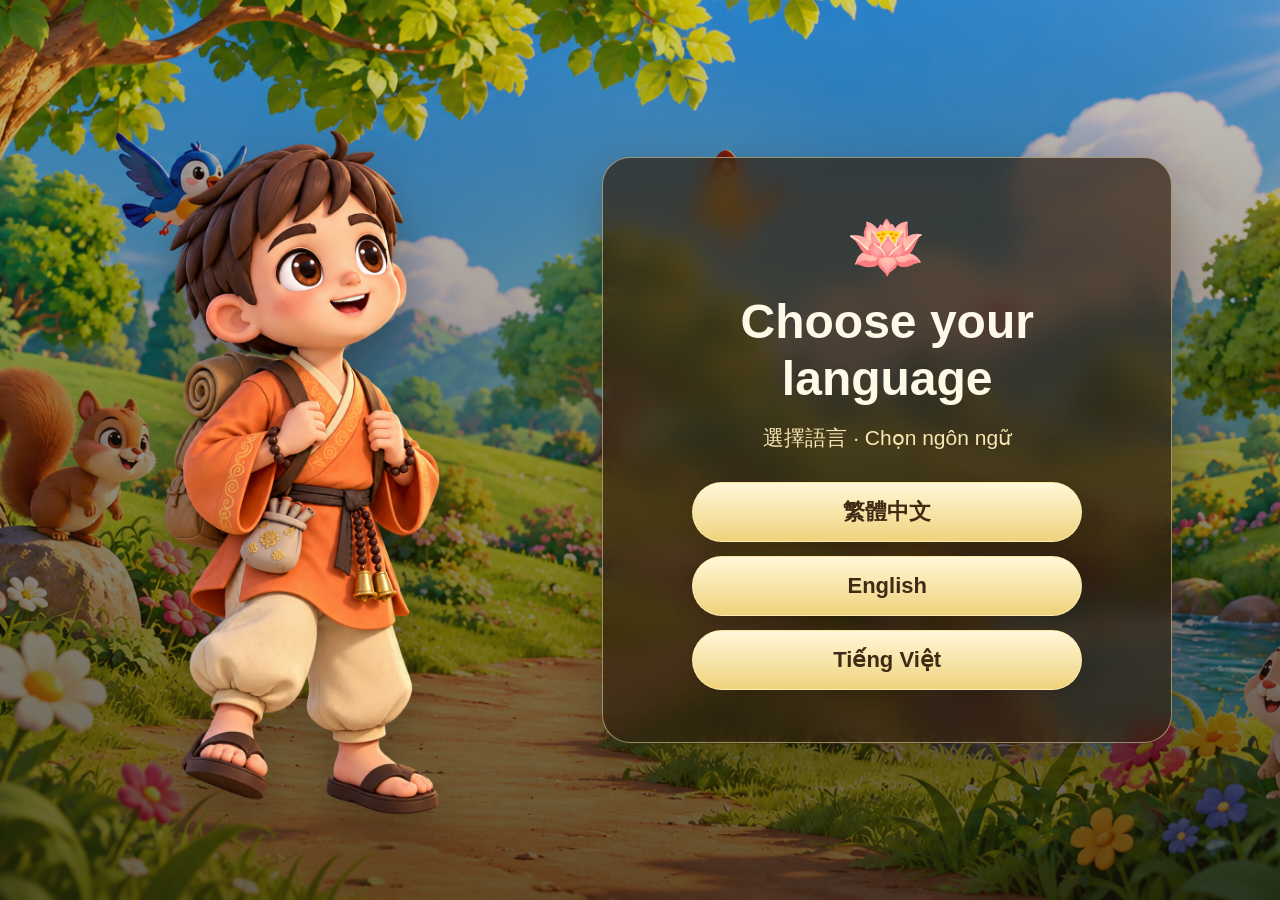
<file: puxian-adventure/index.html>
<!DOCTYPE html>
<html lang="zh-Hant">

<head>

  <meta charset="UTF-8">

  <meta
    name="viewport"
    content="width=device-width, initial-scale=1.0"
  >

  <meta
    name="description"
    content="善財童子 × 普賢十願互動冒險遊戲"
  >

  <title>善財童子 × 普賢十願</title>

  <link
    rel="stylesheet"
    href="css/game.css"
  >
  <link
    rel="stylesheet"
    href="css/vow01.css"
  >

</head>


<body>


  <!-- =====================================================
       LANGUAGE GATEWAY
       ===================================================== -->

  <main
    id="language-gateway"
    class="screen language-gateway is-active"
    data-screen="language"
  >

    <div class="gateway-overlay"></div>


    <div class="gateway-layout">


      <!-- Sudhana -->

      <div class="gateway-character-wrap">

        <img
          class="gateway-sudhana"
          src="assets/characters/sudhana-idle.webp"
          alt="Sudhana"
        >

      </div>


      <!-- Language selection -->

      <section
        class="language-card"
        aria-labelledby="language-heading"
      >

        <div
          class="language-lotus"
          aria-hidden="true"
        >
          🪷
        </div>


        <h1 id="language-heading">
          Choose your language
        </h1>


        <p class="language-subtitle">
          選擇語言 · Chọn ngôn ngữ
        </p>


        <div class="language-buttons">

          <button
            type="button"
            class="lang-btn"
            data-language="zh"
          >
            繁體中文
          </button>


          <button
            type="button"
            class="lang-btn"
            data-language="en"
          >
            English
          </button>


          <button
            type="button"
            class="lang-btn"
            data-language="vi"
          >
            Tiếng Việt
          </button>

        </div>

      </section>

    </div>

  </main>



  <!-- =====================================================
       SCREEN 01
       Opening / Start Journey — Adventure World Redesign
       ===================================================== -->

  <section
    id="opening-screen"
    class="screen vow-opening adventure-opening"
    data-screen="opening"
    hidden
  >

    <!--
      Visual layers are intentionally separated from text/UI.
      The approved Adventure World artwork can later be placed in CSS as the
      background without baking any language into the image.
    -->
    <div class="opening-world" aria-hidden="true">
      <div class="opening-world-sky"></div>
      <div class="opening-world-landscape"></div>
      <div class="opening-world-sunlight"></div>
      <div class="opening-world-sparkles"></div>
    </div>

    <!-- Persistent game controls: menu/sound are prepared for later JS work. -->
    <div class="opening-controls">
      <button
        id="opening-menu-button"
        class="game-control-button opening-menu-button"
        type="button"
        aria-label="Game menu"
        title="Game menu"
      >
        ☰
      </button>

      <button
        id="opening-sound-button"
        class="game-control-button opening-sound-button"
        type="button"
        aria-label="Sound"
        title="Sound"
        aria-pressed="true"
      >
        🔊
      </button>

      <div class="game-language-control opening-language-control">
        <label class="sr-only" for="language-select">Language</label>
        <span class="language-globe" aria-hidden="true">🌐</span>
        <select
          id="language-select"
          aria-label="Language"
          title="Language"
        >
          <option value="zh">繁體中文</option>
          <option value="en">English</option>
          <option value="vi">Tiếng Việt</option>
        </select>
      </div>
    </div>

    <!-- Sudhana remains a separate character asset. Never bake him into the background. -->
    <div class="opening-character-stage">
      <img
        class="opening-sudhana"
        src="assets/characters/sudhana-idle.webp"
        alt="Sudhana"
      >

      <div class="opening-character-glow" aria-hidden="true"></div>
    </div>

    <!-- Opening title / invitation -->
    <div class="opening-content adventure-opening-content">

      <div
        class="journey-label adventure-journey-label"
        data-i18n="progress"
      >
        善財童子
      </div>

      <h1
        class="game-title adventure-game-title"
        data-i18n="journeyTitle"
      >
        普賢十願大冒險
      </h1>


      <p
        class="opening-hook adventure-opening-hook"
        data-i18n="hook"
      >
        「你來了！一起出發吧！」
      </p>

      <button
        id="start-button"
        class="primary-btn start-btn adventure-start-btn"
        type="button"
        data-i18n="start"
      >
        出發！
      </button>

      <div class="opening-path-cue" aria-hidden="true">
        <span class="opening-path-dot"></span>
        <span class="opening-path-dot"></span>
        <span class="opening-path-dot"></span>
        <span class="opening-path-arrow">➜</span>
      </div>

    </div>

  </section>


  <!-- =====================================================
       SCREEN 02
       First Vow Introduction
       ===================================================== -->

  <section
    id="vow-screen"
    class="screen vow-screen"
    data-screen="vow"
    hidden
  >

    <div class="vow-background-overlay"></div>


    <!-- Back -->

    <button
      id="back-button"
      class="back-button"
      type="button"
      aria-label="Back"
      title="Back"
    >
      ←
    </button>


    <!-- Language indicator -->

    <div
      class="game-language-control"
      aria-label="Language"
      title="Language"
    >

      <span
        class="language-globe"
        aria-hidden="true"
      >
        🌐
      </span>

    </div>


    <div class="vow-content">

      <div
        class="vow-number"
        data-i18n="vowNumber"
      >
        第一願
      </div>


      <blockquote
        class="sutra-line"
        data-i18n="sutraLine"
      >
        「一者、禮敬諸佛。」
      </blockquote>


      <div class="dialogue-card">

        <div class="dialogue-speaker">

          <span
            class="speaker-icon"
            aria-hidden="true"
          >
            🪷
          </span>

          <strong data-i18n="speaker">
            善財
          </strong>

        </div>


        <p
          class="sudhana-dialogue"
          data-i18n="dialogue"
        >
          禮敬諸佛……是不是只要見到佛，
          就恭恭敬敬地拜呢？
        </p>

      </div>


      <button
        id="explore-button"
        class="primary-btn explore-button"
        type="button"
      >
        🔍

        <span data-i18n="explore">
          和善財一起尋找答案
        </span>

      </button>


      <p
        id="prototype-note"
        class="prototype-note"
        hidden
      ></p>

    </div>

  </section>



  <!-- =====================================================
       SCREEN 03
       Challenge 1
       四個人都在拜佛
       ===================================================== -->

  <section id="challenge-one-screen" class="screen challenge-screen prototype-b" data-screen="challenge-one" hidden>
    <button id="challenge-back-button" class="back-button" type="button" aria-label="Back" title="Back">←</button>
    <button id="challenge-language-button" class="challenge-language-button" type="button" aria-label="Change language" title="Change language">🌐</button>
    <header class="challenge-header">
      <div class="challenge-label">第一願・禮敬諸佛</div>
      <h2 id="challenge-one-title">他們都在拜佛。你看得出有什麼不同嗎？</h2>
      <p id="challenge-one-instruction">先看看他們的神情。你想先觀察誰？</p>
      <div class="challenge-progress" aria-live="polite"><span id="challenge-progress-label">已觀察</span><strong id="challenge-progress-count">0 / 4</strong></div>
    </header>
    <div class="pb-scene">
      <div id="worshipper-stage" class="worshipper-stage">
      <button class="worshipper worshipper-pride" type="button" data-person="pride" aria-label="觀察第 1 位拜佛的人" aria-pressed="false" style="--art-width: 204.8000%; --art-left: -57.3333%; --art-top: -1.8051%; --figure-ratio: 750 / 831;">
        <span class="pb-figure"><img src="assets/vows/vow01/prototype-b/worshipper-pride.webp" alt="" draggable="false"></span>
        <span class="worshipper-marker" hidden></span>
      </button>
      <button class="worshipper worshipper-fame" type="button" data-person="recognition" aria-label="觀察第 2 位拜佛的人" aria-pressed="false" style="--art-width: 142.6596%; --art-left: -27.0213%; --art-top: -4.9120%; --figure-ratio: 940 / 1079;">
        <span class="pb-figure"><img src="assets/vows/vow01/prototype-b/worshipper-recognition.webp" alt="" draggable="false"></span>
        <span class="worshipper-marker" hidden></span>
      </button>
      <button class="worshipper worshipper-distracted" type="button" data-person="distracted" aria-label="觀察第 3 位拜佛的人" aria-pressed="false" style="--art-width: 162.1964%; --art-left: -47.7297%; --art-top: -2.5720%; --figure-ratio: 947 / 972;">
        <span class="pb-figure"><img src="assets/vows/vow01/prototype-b/worshipper-distracted.webp" alt="" draggable="false"></span>
        <span class="worshipper-marker" hidden></span>
      </button>
      <button class="worshipper worshipper-sincere" type="button" data-person="sincere" aria-label="觀察第 4 位拜佛的人" aria-pressed="false" style="--art-width: 112.4248%; --art-left: -9.3186%; --art-top: -14.2230%; --figure-ratio: 998 / 1139;">
        <span class="pb-figure"><img src="assets/vows/vow01/prototype-b/worshipper-sincere.webp" alt="" draggable="false"></span>
        <span class="worshipper-marker" hidden></span>
      </button>
      </div>
      <div class="challenge-sudhana-observer" aria-hidden="true" style="--art-width: 357.2093%; --art-left: -172.5581%; --art-top: -1.6888%; --figure-ratio: 430 / 829;">
        <span class="pb-figure"><img src="assets/vows/vow01/prototype-b/sudhana-observing.webp" alt="" draggable="false"></span>
      </div>
      <aside id="discovery-panel" class="discovery-panel" aria-live="polite" hidden>
        <span id="thought-label" class="pb-visually-hidden">他心裡正在想……</span>
        <p id="person-thought" class="person-thought"></p>
        <button id="close-discovery-button" class="close-discovery-button" type="button" aria-label="Close" title="Close">×</button>
      </aside>
      <aside id="pb-reaction" class="pb-reaction" aria-live="polite" hidden>
        <strong id="discovery-sudhana-name">善財</strong><p id="sudhana-reaction-text"></p>
      </aside>
    </div>
    <p id="pb-support" class="pb-support" aria-live="polite" hidden><span id="discovery-label" class="pb-visually-hidden">發現</span><strong id="discovery-result-text"></strong></p>
    <button id="continue-observing-button" class="secondary-btn" type="button" hidden>繼續觀察其他人</button>
    <div id="challenge-complete-panel" class="challenge-complete-panel" aria-live="polite" hidden>
      <span id="challenge-learning-label" class="pb-visually-hidden">善財的發現</span>
      <p class="pb-discoveries"><span id="learning-pride-title">我慢</span>｜<span id="learning-fame-title">求名</span>｜<span id="learning-distracted-title">心不在場</span>｜<span id="learning-sincere-title">至誠</span></p>
      <h3 id="challenge-complete-title">「原來，同樣是『拜佛』，心可以完全不同！」</h3>
      <div class="pb-visually-hidden"><span id="learning-pride-text"></span><span id="learning-fame-text"></span><span id="learning-distracted-text"></span><span id="learning-sincere-text"></span></div>
      <p id="challenge-key-discovery" class="key-discovery"><span class="key-discovery-label" hidden>第一個發現</span><strong>真正的禮敬，不只看「做了什麼」，還要看「用什麼心去做」。</strong></p>
      <button id="challenge-next-button" class="primary-btn" type="button">那麼，經文怎麼說？</button>
    </div>
  </section>



  <!-- =====================================================
       SCREEN 04
       Sutra Revelation
       經文怎麼說？身・語・意
       ===================================================== -->

  <section
    id="sutra-screen"
    class="screen sutra-revelation-screen"
    data-screen="sutra-body-speech-mind"
    hidden
  >


    <!-- Background atmosphere -->

    <div class="sutra-revelation-overlay"></div>



    <!-- Back to Challenge 1 -->

    <button
      id="sutra-back-button"
      class="back-button"
      type="button"
      aria-label="Back"
      title="Back"
    >
      ←
    </button>



    <!-- Language -->

    <button
      id="sutra-language-button"
      class="challenge-language-button"
      type="button"
      aria-label="Change language"
      title="Change language"
    >
      🌐
    </button>



    <!-- ===================================================
         Main Screen 04 content
         =================================================== -->

    <div class="sutra-revelation-content">


      <div
        id="sutra-screen-label"
        class="sutra-revelation-label"
      >
        經文怎麼說？
      </div>


      <h2
        id="sutra-screen-title"
        class="sutra-revelation-title"
      >
        普賢菩薩把答案說得更深了一層
      </h2>



      <!-- Sutra quotation -->

      <div class="sutra-quote-card">

        <div
          id="sutra-source-label"
          class="sutra-source-label"
        >
          《普賢行願品》
        </div>


        <blockquote
          id="sutra-main-quote"
          class="sutra-main-quote"
        >
          深心信解，如對目前，
          悉以清淨身語意業，常修禮敬。
        </blockquote>

      </div>



      <!-- Sudhana asks -->

      <div class="sutra-sudhana-question">

        <span
          class="sutra-sudhana-icon"
          aria-hidden="true"
        >
          🪷
        </span>


        <div>

          <strong id="sutra-sudhana-name">
            善財
          </strong>

          <p id="sutra-sudhana-question-text">
            原來真正的禮敬，不只是身體做了一個動作。
            那麼「身、語、意」究竟是什麼意思呢？
          </p>

        </div>

      </div>



      <p
        id="sutra-instruction"
        class="sutra-instruction"
      >
        點擊「身、語、意」，和善財一起看看。
      </p>



      <!-- =================================================
           Three Karma / 身語意
           ================================================= -->

      <div class="three-karma-grid">


        <!-- 身 -->

        <button
          class="karma-card"
          data-karma="body"
          type="button"
        >

          <span
            class="karma-lotus"
            aria-hidden="true"
          >
            🪷
          </span>


          <strong
            id="karma-body-title"
            class="karma-title"
          >
            身
          </strong>


          <span
            id="karma-body-short"
            class="karma-short"
          >
            我的行動
          </span>


          <span
            class="karma-status"
            aria-hidden="true"
          >
            ?
          </span>

        </button>



        <!-- 語 -->

        <button
          class="karma-card"
          data-karma="speech"
          type="button"
        >

          <span
            class="karma-lotus"
            aria-hidden="true"
          >
            🪷
          </span>


          <strong
            id="karma-speech-title"
            class="karma-title"
          >
            語
          </strong>


          <span
            id="karma-speech-short"
            class="karma-short"
          >
            我的言語
          </span>


          <span
            class="karma-status"
            aria-hidden="true"
          >
            ?
          </span>

        </button>



        <!-- 意 -->

        <button
          class="karma-card"
          data-karma="mind"
          type="button"
        >

          <span
            class="karma-lotus"
            aria-hidden="true"
          >
            🪷
          </span>


          <strong
            id="karma-mind-title"
            class="karma-title"
          >
            意
          </strong>


          <span
            id="karma-mind-short"
            class="karma-short"
          >
            我的心念
          </span>


          <span
            class="karma-status"
            aria-hidden="true"
          >
            ?
          </span>

        </button>

      </div>



      <!-- Progress -->

      <div
        class="karma-progress"
        aria-live="polite"
      >

        <span id="karma-progress-label">
          已理解
        </span>

        <strong id="karma-progress-count">
          0 / 3
        </strong>

      </div>

    </div>



    <!-- ===================================================
         身 / 語 / 意 Detail Panel
         =================================================== -->

    <aside
      id="karma-detail-panel"
      class="karma-detail-panel"
      aria-live="polite"
      hidden
    >

      <button
        id="karma-detail-close"
        class="close-discovery-button"
        type="button"
        aria-label="Close"
        title="Close"
      >
        ×
      </button>


      <div
        id="karma-detail-icon"
        class="karma-detail-icon"
        aria-hidden="true"
      >
        🪷
      </div>


      <h3 id="karma-detail-title">
        身
      </h3>


      <p
        id="karma-detail-explanation"
        class="karma-detail-explanation"
      ></p>



      <!-- Connect back to Challenge 1 -->

      <div class="karma-example-box">

        <span
          id="karma-example-label"
          class="karma-example-label"
        >
          回看剛才
        </span>

        <p id="karma-example-text"></p>

      </div>



      <button
        id="karma-detail-continue"
        class="primary-btn karma-detail-continue"
        type="button"
      >
        我明白了
      </button>

    </aside>



    <!-- ===================================================
         Completion after 身語意 3/3
         =================================================== -->

    <div
      id="karma-complete-panel"
      class="karma-complete-panel"
      hidden
    >

      <div
        class="completion-lotus"
        aria-hidden="true"
      >
        🪷
      </div>


      <div
        id="karma-complete-label"
        class="learning-label"
      >
        善財明白了
      </div>


      <h3 id="karma-complete-title">
        真正的禮敬，要讓身、語、意一起恭敬。
      </h3>


      <p
        id="karma-complete-explanation"
        class="karma-complete-explanation"
      >
        所以問題不只是「我有沒有拜」，
        而是當我禮敬時，身體、言語和心念，
        是否都在清淨而專一地恭敬。
      </p>



      <!-- Sutra connection -->

      <div class="sutra-connection-box">

        <span id="sutra-connection-label">
          再看一次經文
        </span>


        <strong id="sutra-connection-text">
          「悉以清淨身語意業，常修禮敬。」
        </strong>

      </div>



      <!-- First learning petal -->

      <div class="dharma-petal-reward cc-first" id="cc-first">

        <div class="cc-first-art"><img class="cc-first-petal" src="assets/vows/vow01/checkpoint-c/C02_Dharma_Petal_01_Qingjing_Shen_Yu_Yi_v1.webp" alt="" aria-hidden="true" width="1536" height="1024"></div>


        <div>

          <span id="dharma-petal-label">
            獲得第一片行願花瓣
          </span>


          <strong id="dharma-petal-name">
            清淨身・語・意
          </strong>

        </div>

      </div>



      <!-- Leads to the NEXT part of Vow 1 -->

      <button
        id="karma-next-button"
        class="primary-btn"
        type="button"
      >
        可是，要禮敬多少佛？
      </button>

    </div>

  </section>



  <!-- =====================================================
       SCREEN 05
       How many Buddhas are there to honor?
       第一願・禮敬諸佛 — 第二個探索
       ===================================================== -->

  <section
    id="countless-buddhas-screen"
    class="screen countless-buddhas-screen"
    data-screen="countless-buddhas-intro"
    hidden
  >

    <div class="countless-buddhas-overlay"></div>

    <button
      id="countless-buddhas-back-button"
      class="back-button"
      type="button"
      aria-label="Back"
      title="Back"
    >
      ←
    </button>

    <button
      id="countless-buddhas-language-button"
      class="challenge-language-button"
      type="button"
      aria-label="Change language"
      title="Change language"
    >
      🌐
    </button>

    <div class="countless-buddhas-content">

      <div
        id="countless-buddhas-label"
        class="sutra-revelation-label"
      >
        第一願・禮敬諸佛
      </div>

      <h2
        id="countless-buddhas-title"
        class="sutra-revelation-title"
      >
        可是，要禮敬多少佛？
      </h2>

      <div class="countless-buddhas-focus">
        <div class="countless-buddhas-halo" aria-hidden="true">✦</div>
        <img
          class="countless-buddhas-image"
          src="assets/vows/vow01-one-buddha.webp"
          alt="A serene Buddha seated on a lotus throne"
        >
      </div>

      <div class="sutra-sudhana-question countless-buddhas-question">

        <span
          class="sutra-sudhana-icon"
          aria-hidden="true"
        >
          🪷
        </span>

        <div>
          <strong id="countless-buddhas-sudhana-name">
            善財
          </strong>

          <p id="countless-buddhas-question-text">
            普賢菩薩說「禮敬諸佛」……
            那究竟要禮敬多少佛呢？
          </p>
        </div>

      </div>

      <p
        id="countless-buddhas-hint"
        class="sutra-instruction"
      >
        眼前先出現了一尊佛。答案會只是一尊嗎？
      </p>

      <button
        id="countless-buddhas-explore-button"
        class="primary-btn"
        type="button"
      >
        🔍 <span id="countless-buddhas-explore-text">開始尋找</span>
      </button>

    </div>

  </section>


  <!-- =====================================================
       SCREEN 06
       Challenge 2 — From one Buddha to countless Buddhas
       第一願・禮敬諸佛 — 無量諸佛探索
       ===================================================== -->

  <section
    id="buddha-expansion-screen"
    class="screen buddha-expansion-screen"
    data-screen="buddha-expansion"
    hidden
  >

    <div class="buddha-expansion-overlay"></div>

    <button
      id="buddha-expansion-back-button"
      class="back-button"
      type="button"
      aria-label="Back"
      title="Back"
    >
      ←
    </button>

    <button
      id="buddha-expansion-language-button"
      class="challenge-language-button"
      type="button"
      aria-label="Change language"
      title="Change language"
    >
      🌐
    </button>

    <div class="buddha-expansion-content">

      <div
        id="buddha-expansion-label"
        class="sutra-revelation-label"
      >
        第二個探索
      </div>

      <h2
        id="buddha-expansion-title"
        class="sutra-revelation-title"
      >
        從一尊佛開始尋找
      </h2>

      <p
        id="buddha-expansion-instruction"
        class="sutra-instruction"
      >
        點擊眼前的佛，看看善財的視野會發生什麼變化。
      </p>

      <div
        id="buddha-expansion-stage"
        class="buddha-expansion-stage"
        aria-live="polite"
      >

        <button
          id="buddha-expansion-focus"
          class="buddha-expansion-focus"
          type="button"
          aria-label="Explore the Buddha"
        >
          <img
            id="buddha-expansion-image"
            class="buddha-expansion-image"
            src="assets/vows/vow01-one-buddha.webp"
            alt=""
          >

          <span
            id="buddha-expansion-marker"
            class="buddha-expansion-marker"
            aria-hidden="true"
          >
            ✦
          </span>
          <img id="buddha-discovery-hint-hand" class="vow01-discovery-hint-hand"
            alt="" aria-hidden="true" width="948" height="948" hidden>
        </button>

        <div
          id="buddha-expansion-count"
          class="buddha-expansion-count"
          aria-live="polite"
        >
          <span id="buddha-expansion-count-label">
            目前看見
          </span>

          <strong id="buddha-expansion-count-value">
            1
          </strong>

          <span id="buddha-expansion-count-unit">
            尊佛
          </span>
        </div>

      </div>

      <div
        id="buddha-expansion-sudhana"
        class="sutra-sudhana-question buddha-expansion-sudhana"
      >

        <span
          class="sutra-sudhana-icon"
          aria-hidden="true"
        >
          🪷
        </span>

        <div>
          <strong id="buddha-expansion-sudhana-name">
            善財
          </strong>

          <p id="buddha-expansion-sudhana-text">
            先從這一尊佛開始……再仔細看看。
          </p>
        </div>

      </div>

      <div
        id="buddha-expansion-discovery"
        class="buddha-expansion-discovery"
        hidden
      >

        <div
          id="buddha-expansion-discovery-label"
          class="learning-label"
        >
          善財的發現
        </div>

        <p id="buddha-expansion-discovery-text">
          原來，眼前的一尊佛並不是探索的終點。
        </p>

        <button
          id="buddha-expansion-next-button"
          class="primary-btn"
          type="button"
        >
          繼續向外尋找
        </button>

      </div>

    </div>

  </section>


  <!-- =====================================================
       SCREEN 07
       Challenge 2 — Expanding through Buddha lands
       第一願・禮敬諸佛 — 從多佛到十方三世
       ===================================================== -->

  <section
    id="buddha-realms-screen"
    class="screen buddha-realms-screen"
    data-screen="buddha-realms"
    hidden
  >

    <div class="buddha-realms-overlay"></div>

    <button
      id="buddha-realms-back-button"
      class="back-button"
      type="button"
      aria-label="Back"
      title="Back"
    >
      ←
    </button>

    <button
      id="buddha-realms-language-button"
      class="challenge-language-button"
      type="button"
      aria-label="Change language"
      title="Change language"
    >
      🌐
    </button>

    <div class="buddha-realms-content">

      <div
        id="buddha-realms-label"
        class="sutra-revelation-label"
      >
        第二個探索
      </div>

      <h2
        id="buddha-realms-title"
        class="sutra-revelation-title"
      >
        再往外看，會看見多少佛？
      </h2>

      <p
        id="buddha-realms-instruction"
        class="sutra-instruction"
      >
        每一次向外探索，視野都會再擴大一層。
      </p>

      <div
        id="buddha-realms-stage"
        class="buddha-realms-stage"
        aria-live="polite"
      >

        <div
          id="buddha-realms-visual"
          class="buddha-realms-visual"
          aria-hidden="true"
        >
          <img
            id="buddha-realms-main-image"
            class="buddha-realms-main-image"
            src="assets/vows/vow01-one-buddha.webp"
            alt=""
          >

          <img id="buddha-realms-next-image" class="buddha-realms-next-image" alt="" aria-hidden="true">
          <div id="buddha-realms-light" class="buddha-realms-light" aria-hidden="true"></div>
        </div>

        <div
          id="buddha-realms-count"
          class="buddha-expansion-count buddha-realms-count"
        >
          <span id="buddha-realms-count-label">
            看見
          </span>

          <strong id="buddha-realms-count-value">
            1
          </strong>

          <span id="buddha-realms-count-unit">
            尊佛
          </span>
        </div>

        <button
          id="buddha-realms-expand-button"
          class="primary-btn"
          type="button"
        >
          再往外看
        </button>

      </div>

      <div
        id="buddha-realms-sudhana"
        class="sutra-sudhana-question buddha-realms-sudhana"
      >
        <span
          class="sutra-sudhana-icon"
          aria-hidden="true"
        >
          🪷
        </span>

        <div>
          <strong id="buddha-realms-sudhana-name">
            善財
          </strong>

          <p id="buddha-realms-sudhana-text">
            一尊之外，還有更多佛。那麼再往外看呢？
          </p>
        </div>
      </div>

      <div
        id="buddha-realms-sutra"
        class="buddha-expansion-discovery buddha-realms-sutra"
        hidden
      >
        <div
          id="buddha-realms-sutra-label"
          class="learning-label"
        >
          經文揭示
        </div>

        <blockquote
          id="buddha-realms-sutra-text"
          class="sutra-main-quote"
        >
          盡法界、虛空界，十方三世一切佛剎極微塵數諸佛世尊……
        </blockquote>

        <p id="buddha-realms-realization">
          原來普賢菩薩的禮敬，沒有一個「最後」。
        </p>

        <div class="dharma-petal-reward buddha-realms-reward cc-first cc-second" id="cc-second">
          <div class="cc-first-art"><img class="cc-first-petal" src="assets/vows/vow01/checkpoint-c/C03_Dharma_Petal_02_Lijing_Wujin_v1.webp" alt="" aria-hidden="true" width="1536" height="1024"></div>

          <div>
            <span id="buddha-realms-reward-label">
              獲得第二片行願花瓣
            </span>

            <strong id="buddha-realms-reward-name">
              禮敬無盡
            </strong>
          </div>
        </div>

        <button
          id="buddha-realms-next-button"
          class="primary-btn"
          type="button"
        >
          繼續理解普賢菩薩的行願
        </button>
      </div>

    </div>

  </section>


  <!-- =====================================================
       SCREEN 08 — Third Discovery: 念念相續
       ===================================================== -->
  <section id="continuous-reverence-screen" class="screen continuous-reverence-screen"
    data-screen="continuous-reverence" hidden>
    <div class="continuous-reverence-overlay"></div>
    <button id="continuous-reverence-back-button" class="back-button" type="button"
      aria-label="Back" title="Back">←</button>
    <button id="continuous-reverence-language-button" class="challenge-language-button"
      type="button" aria-label="Change language" title="Change language">🌐</button>

    <div class="continuous-reverence-content">
      <div id="continuous-reverence-label" class="sutra-revelation-label">第三個發現</div>
      <h2 id="continuous-reverence-title" class="sutra-revelation-title">
        可是，這份禮敬要持續多久？
      </h2>

      <div id="continuous-reverence-question"
        class="sutra-sudhana-question continuous-reverence-question">
        <span class="sutra-sudhana-icon" aria-hidden="true">🪷</span>
        <div>
          <strong id="continuous-reverence-sudhana-name">善財</strong>
          <p id="continuous-reverence-sudhana-text">
            如果今天我能恭敬地禮佛，可是明天忘了呢？
          </p>
        </div>
      </div>

      <p id="continuous-reverence-instruction" class="sutra-instruction">
        和善財一起向前走，看看這份禮敬能走多遠。
      </p>

      <div id="continuous-reverence-stage" class="continuous-reverence-stage"
        aria-live="polite">
        <div id="continuous-reverence-time-track" class="continuous-reverence-time-track">
          <div id="continuous-reverence-time-icon" class="continuous-reverence-time-icon"
            aria-hidden="true">☀️</div>
          <strong id="continuous-reverence-time-label"
            class="continuous-reverence-time-label">今天</strong>
          <p id="continuous-reverence-time-text" class="continuous-reverence-time-text">
            此刻，我願意恭敬。
          </p>
        </div>

        <div id="continuous-reverence-progress" class="continuous-reverence-progress"
          aria-hidden="true">
          <span class="continuous-reverence-dot is-active"></span>
          <span class="continuous-reverence-line"></span>
          <span class="continuous-reverence-dot"></span>
          <span class="continuous-reverence-line"></span>
          <span class="continuous-reverence-dot"></span>
          <span class="continuous-reverence-line"></span>
          <span class="continuous-reverence-dot"></span>
          <span class="continuous-reverence-line"></span>
          <span class="continuous-reverence-dot"></span>
        </div>

        <button id="continuous-reverence-forward-button" class="primary-btn" type="button">
          走到明天
        </button>
      </div>

      <div id="continuous-reverence-sutra"
        class="buddha-expansion-discovery continuous-reverence-sutra" hidden>
        <div id="continuous-reverence-sutra-label" class="learning-label">經文揭示</div>
        <blockquote id="continuous-reverence-quote-one" class="sutra-main-quote">
          我此禮敬，無有窮盡。
        </blockquote>
        <blockquote id="continuous-reverence-quote-two" class="sutra-main-quote">
          念念相續，無有間斷，身語意業，無有疲厭。
        </blockquote>

        <div id="continuous-reverence-discovery" class="key-discovery">
          <span id="continuous-reverence-discovery-label" class="key-discovery-label">
            善財的發現
          </span>
          <strong id="continuous-reverence-discovery-text">
            原來「無盡」不只是佛很多，也是我的禮敬不能只停在某一次。
          </strong>
        </div>

        <div class="dharma-petal-reward continuous-reverence-reward cc-continuity" id="cc-continuity">
          <div class="cc-stage"><div class="cc-petals"><img class="cc-petal cc-petal-1" src="assets/vows/vow01/checkpoint-c/C02_Dharma_Petal_01_Qingjing_Shen_Yu_Yi_v1.webp" alt="" aria-hidden="true" width="1536" height="1024"><img class="cc-petal cc-petal-2" src="assets/vows/vow01/checkpoint-c/C03_Dharma_Petal_02_Lijing_Wujin_v1.webp" alt="" aria-hidden="true" width="1536" height="1024"><img class="cc-petal cc-petal-3" src="assets/vows/vow01/checkpoint-c/C04_Dharma_Petal_03_Niannian_Xiangxu_v1.webp" alt="" aria-hidden="true" width="1536" height="1024"></div><img class="cc-formation" src="assets/vows/vow01/checkpoint-c/C05_Three_Petal_Synthesis_Formation_v1.webp" alt="" aria-hidden="true" width="1536" height="1024"></div>
          <div>
            <span id="continuous-reverence-reward-label">獲得第三片行願花瓣</span>
            <strong id="continuous-reverence-reward-name">念念相續</strong>
          </div>
        </div>

        <button id="continuous-reverence-next-button" class="primary-btn" type="button">
          把這份禮敬帶回生活
        </button>
      </div>
    </div>
  </section>


  <!-- =====================================================
       SCREEN 09 — Back to Daily Life
       第一願・禮敬諸佛 — 把禮敬帶出佛堂
       ===================================================== -->

<section id="daily-reverence-screen" class="screen daily-reverence-screen cb-modern-screen" data-screen="daily-reverence" hidden>
  <button id="daily-reverence-back-button" class="back-button" type="button" aria-label="返回">←</button>
  <button id="daily-reverence-language-button" class="challenge-language-button" type="button" aria-label="切換語言">🌐</button>
  <div class="cb-content">
    <header><p id="daily-reverence-label" class="section-label">留意</p><h2 id="daily-reverence-title">回到日常途中</h2></header>
    <div class="cb-scene" id="cb-scene-0" data-state="">
      <img class="cb-art" id="cb-art-0" src="assets/vows/vow01/checkpoint-b/b02.webp" alt="" width="1672" height="941">
      <button class="cb-object" id="cb-object-0" type="button" hidden><img class="cb-hand" alt="" aria-hidden="true" hidden></button>
    </div>
    <div class="cb-reflection" id="cb-reflection-0" aria-live="polite" hidden></div>
    <div class="cb-actions">
      
      <button id="daily-reverence-start-button" class="next-button" type="button" hidden>繼續</button>
    </div>
  </div>
</section>

<section id="daily-choice-screen" class="screen daily-choice-screen cb-modern-screen" data-screen="daily-choice" hidden>
  <button id="daily-choice-back-button" class="back-button" type="button" aria-label="返回">←</button>
  <button id="daily-choice-language-button" class="challenge-language-button" type="button" aria-label="切換語言">🌐</button>
  <div class="cb-content">
    <header><p id="daily-choice-label" class="section-label">回應</p><h2 id="daily-choice-title">眼前的兩顆橘子</h2></header>
    <div class="cb-scene" id="cb-scene-1" data-state="">
      <img class="cb-art" id="cb-art-1" src="assets/vows/vow01/checkpoint-b/b05a.webp" alt="" width="1672" height="941">
      <button class="cb-object" id="cb-object-1" type="button" hidden><img class="cb-hand" alt="" aria-hidden="true" hidden></button>
          <p class="cb-text-hint" id="cb-text-hint-1" role="status" hidden></p>
    </div>
    <div class="cb-reflection" id="cb-reflection-1" aria-live="polite" hidden></div>
    <div class="cb-actions">
      
      <button id="daily-choice-next-button" class="next-button" type="button" hidden>繼續</button>
    </div>
  </div>
</section>

<section id="equal-respect-screen" class="screen equal-respect-screen cb-modern-screen" data-screen="equal-respect" hidden>
  <button id="equal-respect-back-button" class="back-button" type="button" aria-label="返回">←</button>
  <button id="equal-respect-language-button" class="challenge-language-button" type="button" aria-label="切換語言">🌐</button>
  <div class="cb-content">
    <header><p id="equal-respect-label" class="section-label">察看</p><h2 id="equal-respect-title">同一扇門</h2></header>
    <div class="cb-scene" id="cb-scene-2" data-state="">
      <img class="cb-art" id="cb-art-2" src="assets/vows/vow01/checkpoint-b/b07a.webp" alt="" width="1672" height="941">
      <button class="cb-object" id="cb-object-2" type="button" hidden><img class="cb-hand" alt="" aria-hidden="true" hidden></button>
          <p class="cb-text-hint" id="cb-text-hint-2" role="status" hidden></p>
    </div>
    <div class="cb-reflection" id="cb-reflection-2" aria-live="polite" hidden></div>
    <div class="cb-actions">
      <button id="cb-reflect-next" class="next-button" type="button" hidden>再想一想</button>
      <button id="equal-respect-next-button" class="next-button" type="button" hidden>繼續</button>
    </div>
  </div>
</section>

  <section
    id="vow01-synthesis-screen"
    class="screen vow01-synthesis-screen"
    data-screen="vow01-synthesis"
    hidden
  >
    <div class="vow01-synthesis-overlay"></div>

    <button
      id="vow01-synthesis-back-button"
      class="back-button"
      type="button"
      aria-label="Back"
      title="Back"
    >
      ←
    </button>

    <button
      id="vow01-synthesis-language-button"
      class="challenge-language-button"
      type="button"
      aria-label="Change language"
      title="Change language"
    >
      🌐
    </button>

    <div class="vow01-synthesis-content">

      <div
        id="vow01-synthesis-label"
        class="sutra-revelation-label"
      >
        第一願・回看這段旅程
      </div>

      <h2
        id="vow01-synthesis-title"
        class="sutra-revelation-title"
      >
        三片行願花瓣，原來在說同一件事
      </h2>

      <p
        id="vow01-synthesis-instruction"
        class="sutra-instruction"
      >
        和善財一起，把一路得到的三個發現重新放在一起。
      </p>

      <div
        id="vow01-synthesis-petals"
        class="vow01-synthesis-petals cc-synthesis"
      >
        <div class="cc-stage"><div class="cc-petals"><img class="cc-petal cc-petal-1" src="assets/vows/vow01/checkpoint-c/C02_Dharma_Petal_01_Qingjing_Shen_Yu_Yi_v1.webp" alt="" aria-hidden="true" width="1536" height="1024"><img class="cc-petal cc-petal-2" src="assets/vows/vow01/checkpoint-c/C03_Dharma_Petal_02_Lijing_Wujin_v1.webp" alt="" aria-hidden="true" width="1536" height="1024"><img class="cc-petal cc-petal-3" src="assets/vows/vow01/checkpoint-c/C04_Dharma_Petal_03_Niannian_Xiangxu_v1.webp" alt="" aria-hidden="true" width="1536" height="1024"></div><img class="cc-formation" src="assets/vows/vow01/checkpoint-c/C05_Three_Petal_Synthesis_Formation_v1.webp" alt="" aria-hidden="true" width="1536" height="1024"></div>
        <article class="vow01-synthesis-petal">
          
          <span id="vow01-synthesis-petal-one-question" class="vow01-synthesis-petal-question">
            用什麼來禮敬？
          </span>
          <strong id="vow01-synthesis-petal-one-name">
            清淨身・語・意
          </strong>
        </article>

        <article class="vow01-synthesis-petal">
          
          <span id="vow01-synthesis-petal-two-question" class="vow01-synthesis-petal-question">
            要禮敬多少佛？
          </span>
          <strong id="vow01-synthesis-petal-two-name">
            禮敬無盡
          </strong>
        </article>

        <article class="vow01-synthesis-petal">
          
          <span id="vow01-synthesis-petal-three-question" class="vow01-synthesis-petal-question">
            要持續多久？
          </span>
          <strong id="vow01-synthesis-petal-three-name">
            念念相續
          </strong>
        </article>
      </div>

      <div
        id="vow01-synthesis-sudhana"
        class="sutra-sudhana-question vow01-synthesis-sudhana"
      >
        <span class="sutra-sudhana-icon" aria-hidden="true">🪷</span>

        <div>
          <strong id="vow01-synthesis-sudhana-name">善財</strong>

          <p id="vow01-synthesis-sudhana-line-one">
            我開始明白了。禮敬不是只在佛前做一次恭敬的動作。
          </p>

          <p id="vow01-synthesis-sudhana-line-two">
            我要學習讓身、語、意都清淨恭敬，而且把這份恭敬一直帶下去。
          </p>
        </div>
      </div>

      <div
        id="vow01-synthesis-realization"
        class="key-discovery vow01-synthesis-realization"
      >
        <span
          id="vow01-synthesis-realization-label"
          class="key-discovery-label"
        >
          善財真正明白了
        </span>

        <strong id="vow01-synthesis-realization-text">
          原來這一拜，要改變的是我自己。
        </strong>
      </div>

      <button
        id="vow01-synthesis-next-button"
        class="primary-btn"
        type="button"
      >
        完成第一願
      </button>

    </div>
  </section>


  <!-- =====================================================
       SCREEN 13 — First Vow Seal
       第一行願法印・禮敬諸佛
       ===================================================== -->

  <section
    id="vow01-seal-screen"
    class="screen vow01-seal-screen"
    data-screen="vow01-seal"
    hidden
  >
    <div class="vow01-seal-overlay"></div>

    <button
      id="vow01-seal-back-button"
      class="back-button"
      type="button"
      aria-label="Back"
      title="Back"
    >
      ←
    </button>

    <button
      id="vow01-seal-language-button"
      class="challenge-language-button"
      type="button"
      aria-label="Change language"
      title="Change language"
    >
      🌐
    </button>

    <div class="vow01-seal-content">

      <div
        id="vow01-seal-label"
        class="sutra-revelation-label"
      >
        第一願・完成
      </div>

      <h2
        id="vow01-seal-title"
        class="sutra-revelation-title"
      >
        三片行願花瓣，凝聚成第一枚法印
      </h2>

      <div
        id="vow01-seal-emblem"
        class="vow01-seal-emblem cc-seal cc-seal-pending"
        aria-hidden="true"
      >
        <img class="cc-seal-source" src="assets/vows/vow01/checkpoint-c/C05_Three_Petal_Synthesis_Formation_v1.webp" alt="" aria-hidden="true" width="1536" height="1024"><img class="cc-seal-final" src="assets/vows/vow01/checkpoint-c/C06_Vow1_Dharma_Seal_Lijing_Zhufo_v1.webp" alt="" aria-hidden="true" width="1536" height="1024"><img class="cc-seal-celebration" src="assets/characters/vow01/SUD-E06_Vow_Seal_Celebration_Holding_Seal_v1.webp" alt="" aria-hidden="true" width="1536" height="1024">
      </div>

      <div
        id="vow01-seal-reward"
        class="vow01-seal-reward"
      >
        <span
          id="vow01-seal-reward-label"
          class="vow01-seal-reward-label"
        >
          獲得
        </span>

        <strong id="vow01-seal-reward-name">
          第一行願法印・禮敬諸佛
        </strong>

        <div
          id="vow01-seal-progress"
          class="vow01-seal-progress cc-journey"
          aria-label="1 of 10 vows completed"
        >
          <ol id="cc-journey-markers" class="cc-journey-markers"></ol>
          <span id="vow01-seal-progress-label">
            行願進度
          </span>
          <strong id="vow01-seal-progress-value">
            1 / 10
          </strong>
        </div>
      </div>

      <div
        id="vow01-seal-daily-practice"
        class="key-discovery vow01-seal-daily-practice"
      >
        <span
          id="vow01-seal-daily-label"
          class="key-discovery-label"
        >
          今日行願
        </span>

        <strong id="vow01-seal-daily-text">
          下一次遇見一個「對你沒有任何好處」的人，看看自己的語氣和態度有沒有改變。
        </strong>
      </div>

      <p
        id="vow01-seal-closing"
        class="sutra-instruction vow01-seal-closing"
      >
        把今天發現的恭敬，帶進下一次真實的相遇。
      </p>

      <button
        id="vow01-seal-next-button"
        class="primary-btn"
        type="button"
      >
        繼續善財的旅程
      </button>

    </div>
  </section>


  <!-- =====================================================
       SCREEN 14 — Vow 1 Journey Crossroads
       第一願完成後：繼續旅程 / 深入第一願
       ===================================================== -->

  <section
    id="vow01-crossroads-screen"
    class="screen vow01-crossroads-screen"
    data-screen="vow01-crossroads"
    hidden
  >
    <div class="vow01-crossroads-overlay"></div>

    <button
      id="vow01-crossroads-back-button"
      class="back-button"
      type="button"
      aria-label="Back"
      title="Back"
    >
      ←
    </button>

    <button
      id="vow01-crossroads-language-button"
      class="challenge-language-button"
      type="button"
      aria-label="Change language"
      title="Change language"
    >
      🌐
    </button>

    <div class="vow01-crossroads-content pc-content">
      <header class="pc-completion">
        <p id="vow01-crossroads-label" class="pc-vow-name">第一願・禮敬諸佛</p>
        <h2 id="vow01-crossroads-title" class="pc-complete-title">完成</h2>
        <img class="pc-seal" src="assets/vows/vow01/prototype-c/C01_Vow01_Completion_Seal.webp" alt="" width="1278" height="1230">
        <p id="vow01-crossroads-intro" class="pc-realization">真正的禮敬，不只是低頭的一刻。
是在每一個人面前，都學習放下我慢，生起恭敬。</p>
        <blockquote id="vow01-crossroads-reflection" class="pc-reflection">「原來，禮敬諸佛，也是在學習怎樣看待眼前的每一個人。」</blockquote>
      </header>

      <section class="pc-rest-stop" aria-labelledby="vow01-crossroads-rest-title">
        <h3 id="vow01-crossroads-rest-title">歇一歇，聽聽這一願還能告訴我們什麼。</h3>
        <div class="pc-videos">
          <a id="vow01-crossroads-master-video" class="pc-video" href="https://youtu.be/1M6A6vaZi2U" target="_blank" rel="noopener noreferrer">
            <img id="vow01-crossroads-master-thumbnail" src="https://i.ytimg.com/vi/1M6A6vaZi2U/hqdefault.jpg" alt="" width="480" height="360" loading="lazy">
            <span class="pc-video-caption"><strong id="vow01-crossroads-master-video-text">▶ 宣化上人講解</strong><span id="vow01-crossroads-master-video-subtitle">第一願・禮敬諸佛</span></span>
          </a>
          <a id="vow01-crossroads-modern-video" class="pc-video" href="https://youtu.be/x7QNTmRwQ0I" target="_blank" rel="noopener noreferrer">
            <img id="vow01-crossroads-modern-thumbnail" src="https://i.ytimg.com/vi/x7QNTmRwQ0I/hqdefault.jpg" alt="" width="480" height="360" loading="lazy">
            <span class="pc-video-caption"><strong id="vow01-crossroads-modern-video-text">▶《行願十日》</strong><span id="vow01-crossroads-modern-video-subtitle">禮敬諸佛｜現代生活篇</span></span>
          </a>
        </div>
        <a id="vow01-crossroads-commentary" class="pc-reading" href="https://www.drbachinese.org/online_reading/sutra_explanation/Universal_Worthy/Universal_Worthy.htm" target="_blank" rel="noopener noreferrer">
          <img src="assets/vows/vow01/prototype-c/C04_MasterHua_Commentary_Photo.jpg" alt="" width="960" height="1283" loading="lazy">
          <span class="pc-reading-copy">
            <strong id="vow01-crossroads-reading-label">📖 深入經藏</strong>
            <span id="vow01-crossroads-commentary-text">宣化上人《大方廣佛華嚴經淺釋》</span>
            <span id="vow01-crossroads-reading-subtitle">〈入不思議解脫境界普賢行願品〉</span>
            <span id="vow01-crossroads-reading-support">想知道「禮敬諸佛」在經文中究竟怎麼說？</span>
            <span id="vow01-crossroads-reading-cta" class="pc-reading-cta">閱讀原文 →</span>
          </span>
        </a>
      </section>

      <footer class="pc-continuation">
        <p id="vow01-crossroads-note">你可以現在繼續，也可以先停下來深入探索。</p>
        <button id="vow01-crossroads-vow02-button" class="primary-btn" type="button">繼續旅程 →</button>
      </footer>
    </div>
  </section>


  <!-- =====================================================
       JavaScript

       Order matters:
       1. language
       2. Dharma/story data
       3. game logic
       ===================================================== -->

  <script src="js/language.js"></script>
  <script src="js/data/vows.js"></script>
  <script src="js/vows/vow01/content.js"></script>
  <script src="js/core/navigation.js"></script>
  <script src="js/core/i18n.js"></script>
  <script src="js/core/progress.js"></script>
  <script src="js/vows/vow01/interactions.js"></script>
  <script src="js/core/audio.js"></script>
  <script src="js/vows/vow01/rewards.js"></script>
  <script src="js/vows/vow01/vow01.js"></script>
  <script src="js/vows/vow01/bubble-fit.js"></script>
  <script src="js/game.js"></script>
  <script src="js/core/journey.js"></script>


</body>

</html>
</file>
<file: puxian-adventure/css/game.css>
/* =========================================================
   善財童子 × 普賢十願
   game.css
   ========================================================= */


/* Prototype A repair #3: official Huninn 1.003, bundled for offline file:// use. */
@font-face {
  font-family: "Puxian Huninn";
  src: url("../assets/fonts/huninn/Huninn-Regular.ttf") format("truetype");
  font-style: normal;
  font-weight: 400;
  font-display: swap;
}

/* ---------- Basic setup ---------- */

:root {
  --gold: #f6d77a;
  --gold-light: #fff3b4;
  --gold-deep: #c68d29;

  --cream: #fff9e8;
  --brown: #4b321c;
  --brown-dark: #2c1c0e;

  --panel-dark: rgba(45, 29, 14, 0.72);
  --panel-light: rgba(255, 250, 232, 0.93);

  --shadow:
    0 18px 50px rgba(31, 18, 7, 0.30);

  --radius-large: 28px;
}


* {
  box-sizing: border-box;
}


html,
body {
  margin: 0;

  width: 100%;
  min-height: 100%;

  font-family:
    "Noto Sans TC",
    "Noto Sans",
    "Microsoft JhengHei",
    "PingFang TC",
    Arial,
    sans-serif;
}


body {
  min-height: 100vh;
  min-height: 100dvh;

  overflow-x: hidden;

  color: var(--cream);

  background: #392514;
}


button,
select {
  font: inherit;
}


button {
  cursor: pointer;
}


[hidden] {
  display: none !important;
}


.screen {
  position: relative;

  width: 100%;

  min-height: 100vh;
  min-height: 100dvh;

  overflow: hidden;
}


/* =========================================================
   ACCESSIBILITY
   ========================================================= */

.sr-only {
  position: absolute;

  width: 1px;
  height: 1px;

  padding: 0;
  margin: -1px;

  overflow: hidden;

  clip: rect(0, 0, 0, 0);

  white-space: nowrap;

  border: 0;
}


button:focus-visible,
select:focus-visible {
  outline: 4px solid #fff0a3;
  outline-offset: 4px;
}


/* =========================================================
   LANGUAGE GATEWAY
   ========================================================= */

.language-gateway {

  display: flex;

  align-items: center;
  justify-content: center;

  padding:
    clamp(20px, 4vw, 60px);

  background:

    linear-gradient(
      rgba(30, 20, 10, 0.20),
      rgba(30, 20, 10, 0.50)
    ),

    url("../assets/backgrounds/vow01-opening.webp")
    center center / cover
    no-repeat;

  isolation: isolate;
}


.gateway-overlay {

  position: absolute;

  inset: 0;

  z-index: 0;

  background:

    radial-gradient(
      circle at 50% 35%,
      rgba(255, 241, 177, 0.10),
      transparent 35%
    ),

    linear-gradient(
      to bottom,
      rgba(20, 14, 7, 0.02),
      rgba(20, 14, 7, 0.35)
    );
}


.gateway-layout {

  position: relative;

  z-index: 2;

  display: grid;

  grid-template-columns:
    minmax(280px, 0.9fr)
    minmax(420px, 1.1fr);

  align-items: center;

  gap:
    clamp(10px, 3vw, 55px);

  width:
    min(1180px, 96vw);

  min-height:
    min(760px, 90vh);
}


/* ---------- Sudhana on first page ---------- */

.gateway-character-wrap {

  position: relative;

  align-self: end;

  height:
    min(760px, 84vh);

  display: flex;

  align-items: flex-end;
  justify-content: center;
}


.gateway-sudhana {

  display: block;

  width:
    min(470px, 38vw);

  max-height:
    82vh;

  object-fit: contain;

  object-position:
    center bottom;

  filter:
    drop-shadow(
      0 22px 20px
      rgba(41, 25, 9, 0.32)
    );

  user-select: none;

  pointer-events: none;
}


/* ---------- Language panel ---------- */

.language-card {

  width:
    min(570px, 100%);

  padding:
    clamp(30px, 5vw, 52px);

  text-align: center;

  border:
    1px solid
    rgba(255, 238, 179, 0.50);

  border-radius:
    var(--radius-large);

  background:
    rgba(47, 30, 14, 0.70);

  box-shadow:
    var(--shadow);

  backdrop-filter:
    blur(12px);

  -webkit-backdrop-filter:
    blur(12px);
}


.language-lotus {

  margin-bottom: 8px;

  font-size:
    clamp(42px, 6vw, 64px);
}


.language-card h1 {

  margin:
    0;

  color:
    #fff9e7;

  font-size:
    clamp(30px, 4.5vw, 48px);

  line-height:
    1.2;
}


.language-subtitle {

  margin:
    13px 0 28px;

  color:
    #f8e7b2;

  font-size:
    clamp(17px, 2vw, 21px);

  line-height:
    1.6;
}


.language-buttons {

  display: grid;

  grid-template-columns:
    1fr;

  gap:
    14px;

  width:
    min(390px, 100%);

  margin:
    0 auto;
}


.lang-btn {

  min-height:
    60px;

  padding:
    13px 22px;

  border:
    1px solid
    rgba(255, 237, 169, 0.80);

  border-radius:
    999px;

  color:
    #402a14;

  background:

    linear-gradient(
      180deg,
      #fff8d8,
      #efd27c
    );

  box-shadow:
    0 8px 20px
    rgba(31, 18, 5, 0.24);

  font-size:
    clamp(18px, 2.2vw, 22px);

  font-weight:
    800;

  transition:
    transform 160ms ease,
    filter 160ms ease,
    box-shadow 160ms ease;
}


.lang-btn:hover {

  transform:
    translateY(-3px);

  filter:
    brightness(1.05);

  box-shadow:
    0 12px 25px
    rgba(31, 18, 5, 0.30);
}


.lang-btn:active {

  transform:
    translateY(0);
}


/* =========================================================
   UNIVERSAL LANGUAGE CONTROL
   ========================================================= */

.game-language-control {

  position: absolute;

  z-index: 50;

  top: 18px;
  right: 20px;

  display: flex;

  align-items: center;

  gap: 7px;

  min-height: 46px;

  padding:
    6px 11px;

  border:
    1px solid
    rgba(255, 242, 194, 0.58);

  border-radius:
    999px;

  color:
    #fff9e9;

  background:
    rgba(53, 35, 17, 0.76);

  box-shadow:
    0 6px 18px
    rgba(22, 14, 6, 0.22);

  backdrop-filter:
    blur(9px);

  -webkit-backdrop-filter:
    blur(9px);
}


.language-globe {

  font-size:
    23px;

  line-height:
    1;
}


#language-select {

  max-width:
    145px;

  border:
    0;

  outline:
    0;

  color:
    #fff9e9;

  background:
    transparent;

  cursor:
    pointer;

  font-weight:
    700;
}


#language-select option {

  color:
    #222;

  background:
    #fff;
}


.language-current {

  font-size:
    14px;

  font-weight:
    700;
}


/* =========================================================
   SCREEN 01 — OPENING
   ========================================================= */

.vow-opening {

  background:

    linear-gradient(
      90deg,
      rgba(30, 21, 11, 0.32),
      rgba(30, 21, 11, 0.03) 55%,
      rgba(30, 21, 11, 0.14)
    ),

    url("../assets/backgrounds/vow01-opening.webp")
    center center / cover
    no-repeat;
}


.vow-opening::after {

  content: "";

  position: absolute;

  inset: 0;

  z-index: 1;

  pointer-events: none;

  background:

    linear-gradient(
      to top,
      rgba(24, 17, 8, 0.42),
      transparent 48%
    );
}


.opening-content {
  position: relative;
  z-index: 4;

  /* Put the title/content toward the centre-right,
     leaving the stone path for Sudhana */
  width: min(720px, 52vw);

  margin-left: clamp(390px, 32vw, 540px);

  padding:
    clamp(110px, 14vh, 150px)
    30px
    60px
    0;

  text-align: center;

  text-shadow:
    0 3px 15px
    rgba(38, 23, 9, 0.62);
}


.journey-label {

  display:
    inline-block;

  margin-bottom:
    14px;

  padding:
    7px 15px;

  border:
    1px solid
    rgba(255, 239, 181, 0.55);

  border-radius:
    999px;

  color:
    #fff4c7;

  background:
    rgba(67, 43, 19, 0.48);

  font-weight:
    700;
}


.game-title {

  margin:
    0;

  color:
    #fff9e9;

  font-size:
    clamp(37px, 5vw, 72px);

  line-height:
    1.08;
}


.vow-title {

  margin:
    16px 0 0;

  color:
    var(--gold);

  font-size:
    clamp(24px, 3.2vw, 40px);
}


.opening-hook {

  max-width:
    650px;

  margin:
    26px 0 31px;

  color:
    #fffdf5;

  font-size:
    clamp(20px, 2.3vw, 30px);

  font-weight:
    700;

  line-height:
    1.55;
}


.primary-btn {

  min-height:
    60px;

  padding:
    14px 30px;

  border:
    1px solid
    #fff0ae;

  border-radius:
    999px;

  color:
    #4a3014;

  background:

    linear-gradient(
      180deg,
      #fff3b6,
      #e6b64b
    );

  box-shadow:

    0 10px 24px
    rgba(62, 39, 10, 0.34),

    inset 0 1px 0
    rgba(255, 255, 255, 0.65);

  font-size:
    clamp(18px, 2vw, 23px);

  font-weight:
    900;

  transition:
    transform 160ms ease,
    filter 160ms ease;
}


.primary-btn:hover {

  transform:
    translateY(-3px);

  filter:
    brightness(1.06);
}


/* ---------- Sudhana on opening ---------- */

.opening-sudhana {
  position: absolute;
  z-index: 3;

  /* Put Sudhana on the lower-left stone path */
  left: clamp(3%, 7vw, 9%);
  right: auto;

  /* Raise his feet onto the visible stone surface */
  bottom: 3%;

  /* Smaller, closer to our original mockup */
  width: clamp(220px, 24vw, 390px);
  max-height: 67vh;

  object-fit: contain;
  object-position: bottom center;

  pointer-events: none;
  user-select: none;

  filter:
    drop-shadow(
      0 18px 18px
      rgba(43, 28, 11, 0.25)
    );
}


.back-button {

  position:
    absolute;

  z-index:
    50;

  top:
    20px;

  left:
    20px;

  width:
    48px;

  height:
    48px;

  border:
    1px solid
    rgba(255, 242, 194, 0.58);

  border-radius:
    50%;

  color:
    #fff;

  background:
    rgba(53, 35, 17, 0.76);

  font-size:
    25px;
}


/* =========================================================
   TRANSITIONS
   ========================================================= */

.fade-in {

  animation:
    fadeIn 420ms ease both;
}


.fade-out {

  animation:
    fadeOut 280ms ease both;
}


@keyframes fadeIn {

  from {
    opacity: 0;
  }

  to {
    opacity: 1;
  }
}


@keyframes fadeOut {

  from {
    opacity: 1;
  }

  to {
    opacity: 0;
  }
}


/* =========================================================
   TABLET
   ========================================================= */

@media (max-width: 850px) {

  .gateway-layout {

    grid-template-columns:
      0.8fr 1.2fr;

    gap:
      10px;
  }


  .gateway-sudhana {

    width:
      min(390px, 42vw);
  }


  .opening-content {

    width:
      100%;

    padding:

      95px
      22px
      390px;

    text-align:
      center;
  }


  .opening-hook {

    margin-left:
      auto;

    margin-right:
      auto;
  }


  .opening-sudhana {

    right:
      50%;

    bottom:
      -2%;

    transform:
      translateX(50%);

    width:
      min(340px, 70vw);

    max-height:
      48vh;
  }

}


/* =========================================================
   PHONE
   ========================================================= */

@media (max-width: 650px) {

  .language-gateway {

    align-items:
      flex-start;

    overflow-y:
      auto;

    padding:
      25px 16px;
  }


  .gateway-layout {

    display:
      flex;

    flex-direction:
      column;

    width:
      100%;

    min-height:
      auto;

    gap:
      0;
  }


  /*
   * On phones Sudhana appears above the language card,
   * but we keep him smaller so the buttons remain visible.
   */

  .gateway-character-wrap {

    order:
      1;

    height:
      290px;

    width:
      100%;
  }


  .gateway-sudhana {

    width:
      min(235px, 60vw);

    max-height:
      285px;
  }


  .language-card {

    order:
      2;

    margin-top:
      -20px;

    padding:
      25px 18px;
  }


  .language-card h1 {

    font-size:
      29px;
  }


  .language-subtitle {

    font-size:
      16px;

    margin-bottom:
      20px;
  }


  .lang-btn {

    min-height:
      55px;
  }


  .game-language-control {

    top:
      10px;

    right:
      10px;
  }


  #language-select {

    max-width:
      110px;
  }


  .opening-content {

    padding:

      85px
      17px
      310px;
  }


  .game-title {

    font-size:
      clamp(32px, 10vw, 46px);
  }


  .opening-hook {

    font-size:
      19px;
  }


  .opening-sudhana {

    width:
      min(280px, 74vw);

    max-height:
      42vh;
  }

}


/* =========================================================
   REDUCED MOTION
   ========================================================= */

@media (
  prefers-reduced-motion: reduce
) {

  *,
  *::before,
  *::after {

    animation-duration:
      0.01ms !important;

    transition-duration:
      0.01ms !important;

    scroll-behavior:
      auto !important;

  }

}


/* =========================================================
   TOP CONTROLS
   ========================================================= */

.challenge-language-button {
  position: absolute;

  z-index: 60;

  top: 18px;
  right: 20px;

  width: 48px;
  height: 48px;

  display: flex;

  align-items: center;
  justify-content: center;

  padding: 0;

  border:
    1px solid
    rgba(255, 242, 194, 0.58);

  border-radius: 50%;

  color: #fff;

  background:
    rgba(53, 35, 17, 0.76);

  box-shadow:
    0 6px 18px
    rgba(22, 14, 6, 0.24);

  backdrop-filter: blur(9px);

  -webkit-backdrop-filter: blur(9px);

  font-size: 23px;

  transition:
    transform 160ms ease,
    background 160ms ease;
}


.challenge-language-button:hover {
  transform: scale(1.07);

  background:
    rgba(82, 53, 23, 0.90);
}


/* =========================================================
   SECONDARY BUTTON
   ========================================================= */

.secondary-btn {
  display: block;

  width: 100%;

  min-height: 52px;

  padding:
    11px 20px;

  border:
    1px solid
    rgba(151, 101, 26, 0.45);

  border-radius:
    999px;

  color: #674313;

  background:
    #fff8df;

  font-weight: 800;

  font-size: 17px;

  transition:
    transform 150ms ease,
    background 150ms ease;
}


.secondary-btn:hover {
  transform:
    translateY(-2px);

  background:
    #fff1bd;
}



/* =========================================================
   2026-09-24 — SCREEN 01 ADVENTURE OPENING REDESIGN
   Visual-only override. Existing Screen 02–14 rules remain intact.
   ========================================================= */

.vow-opening {
  isolation: isolate;
  overflow: hidden;
  color: #fffdf4;
  background:
    linear-gradient(
      90deg,
      rgba(19, 73, 52, 0.08) 0%,
      rgba(24, 99, 69, 0.00) 44%,
      rgba(20, 91, 105, 0.05) 100%
    ),
    url("../assets/backgrounds/vow01-opening.webp")
    center center / cover no-repeat;
}

/* Keep the approved adventure-world artwork bright and colourful. */
.vow-opening::after {
  content: "";
  position: absolute;
  inset: 0;
  z-index: 1;
  pointer-events: none;
  background:
    radial-gradient(
      circle at 72% 29%,
      rgba(255, 250, 194, 0.28) 0%,
      rgba(255, 250, 194, 0.08) 24%,
      transparent 47%
    ),
    linear-gradient(
      to top,
      rgba(20, 67, 47, 0.17) 0%,
      transparent 31%
    );
}

/* New HTML layer: lets later animation/audio additions remain separate
   from the background artwork. */
.opening-adventure-layer {
  position: absolute;
  inset: 0;
  z-index: 2;
  pointer-events: none;
}

.opening-sparkle {
  position: absolute;
  width: 9px;
  height: 9px;
  border-radius: 50%;
  background: rgba(255, 247, 172, 0.95);
  box-shadow:
    0 0 9px rgba(255, 242, 143, 0.95),
    0 0 22px rgba(255, 232, 104, 0.72);
  animation: openingSparkle 3.4s ease-in-out infinite;
}

.opening-sparkle:nth-child(1) { left: 12%; top: 20%; animation-delay: 0s; }
.opening-sparkle:nth-child(2) { left: 48%; top: 15%; animation-delay: .8s; }
.opening-sparkle:nth-child(3) { right: 17%; top: 30%; animation-delay: 1.5s; }

@keyframes openingSparkle {
  0%, 100% { opacity: .32; transform: translateY(0) scale(.8); }
  50% { opacity: 1; transform: translateY(-8px) scale(1.18); }
}

/* Compact game controls prepared by the new opening HTML. */
.opening-game-controls {
  position: absolute;
  z-index: 70;
  top: 18px;
  left: 20px;
  display: flex;
  gap: 10px;
}

.opening-control-button {
  width: 48px;
  height: 48px;
  display: grid;
  place-items: center;
  padding: 0;
  border: 2px solid rgba(255,255,255,.82);
  border-radius: 50%;
  color: #274327;
  background: rgba(255, 252, 225, .92);
  box-shadow: 0 6px 16px rgba(34, 74, 42, .20);
  font-size: 22px;
  font-weight: 900;
  transition: transform 160ms ease, filter 160ms ease;
}

.opening-control-button:hover {
  transform: translateY(-2px) scale(1.04);
  filter: brightness(1.04);
}

/* Language control becomes a light adventure UI element rather than
   the previous dark brown pill. */
.vow-opening .game-language-control {
  top: 18px;
  right: 20px;
  min-height: 48px;
  border: 2px solid rgba(255,255,255,.82);
  color: #24402a;
  background: rgba(255, 252, 225, .93);
  box-shadow: 0 6px 16px rgba(34, 74, 42, .20);
  backdrop-filter: blur(8px);
  -webkit-backdrop-filter: blur(8px);
}

.vow-opening #language-select {
  color: #24402a;
  font-weight: 900;
}

/* The opening is now an adventure title screen, not a dark information panel. */
.opening-content {
  position: relative;
  z-index: 5;
  width: min(720px, 54vw);
  margin-left: clamp(390px, 35vw, 610px);
  padding: clamp(86px, 11vh, 120px) 30px 55px 0;
  text-align: center;
  text-shadow: none;
}

.journey-label {
  margin-bottom: 12px;
  padding: 7px 17px;
  border: 2px solid rgba(255,255,255,.86);
  color: #31552d;
  background: rgba(255, 252, 222, .91);
  box-shadow: 0 5px 13px rgba(39, 93, 52, .15);
  font-size: clamp(14px, 1.35vw, 17px);
  font-weight: 900;
  letter-spacing: .08em;
}

/* Bright dimensional adventure-title treatment.
   No text is baked into the background image, so all languages remain live. */
.game-title {
  margin: 0 auto;
  max-width: 760px;
  color: #fff6a5;
  font-family:
    "Arial Rounded MT Bold",
    "Noto Sans TC",
    "Microsoft JhengHei",
    sans-serif;
  font-size: clamp(42px, 5.3vw, 76px);
  font-weight: 1000;
  line-height: 1.02;
  letter-spacing: -.035em;
  -webkit-text-stroke: clamp(1px, .13vw, 2px) #8c5b13;
  paint-order: stroke fill;
  text-shadow:
    0 3px 0 #e69a25,
    0 6px 0 #9b621a,
    0 10px 17px rgba(53, 91, 40, .30),
    0 0 3px rgba(255,255,255,.9);
  transform: rotate(-1deg);
}

.vow-title {
  display: inline-block;
  margin: 17px 0 0;
  padding: 8px 21px 9px;
  border: 2px solid rgba(255,255,255,.88);
  border-radius: 999px;
  color: #7a4d0c;
  background: linear-gradient(180deg, #fff9c7 0%, #ffd96f 100%);
  box-shadow:
    0 5px 0 rgba(187, 124, 28, .72),
    0 10px 19px rgba(52, 88, 39, .20);
  font-size: clamp(22px, 2.65vw, 36px);
  font-weight: 1000;
  line-height: 1.2;
}

.opening-hook {
  max-width: 630px;
  margin: 26px auto 27px;
  padding: 13px 22px;
  border: 2px solid rgba(255,255,255,.72);
  border-radius: 22px;
  color: #243d2b;
  background: rgba(255, 253, 235, .90);
  box-shadow: 0 9px 23px rgba(43, 83, 43, .17);
  font-size: clamp(18px, 2vw, 26px);
  font-weight: 900;
  line-height: 1.45;
}

/* Opening CTA is intentionally more playful than the generic primary button. */
.vow-opening .start-btn {
  position: relative;
  min-width: min(290px, 82vw);
  min-height: 67px;
  padding: 14px 35px;
  border: 3px solid #fff9d7;
  color: #75420d;
  background:
    linear-gradient(180deg, #fff37e 0%, #ffd244 53%, #f0a82d 100%);
  box-shadow:
    0 7px 0 #a9681b,
    0 12px 25px rgba(45, 89, 42, .27),
    inset 0 2px 0 rgba(255,255,255,.72);
  font-size: clamp(20px, 2.15vw, 27px);
  font-weight: 1000;
  letter-spacing: .02em;
  animation: openingStartPulse 2.4s ease-in-out infinite;
}

.vow-opening .start-btn::after {
  content: "➜";
  display: inline-block;
  margin-left: 10px;
  transition: transform 160ms ease;
}

.vow-opening .start-btn:hover {
  transform: translateY(-3px) scale(1.025);
  filter: brightness(1.04);
}

.vow-opening .start-btn:hover::after {
  transform: translateX(5px);
}

@keyframes openingStartPulse {
  0%, 100% {
    box-shadow:
      0 7px 0 #a9681b,
      0 12px 25px rgba(45, 89, 42, .27),
      0 0 0 0 rgba(255, 220, 78, .20);
  }
  50% {
    box-shadow:
      0 7px 0 #a9681b,
      0 14px 28px rgba(45, 89, 42, .30),
      0 0 0 11px rgba(255, 220, 78, 0);
  }
}

/* Keep the user's established Sudhana asset and give him the role of
   adventure companion rather than decorative mascot. */
.opening-sudhana {
  z-index: 4;
  left: clamp(2.5%, 6.5vw, 8%);
  bottom: 1.5%;
  width: clamp(245px, 27vw, 425px);
  max-height: 72vh;
  filter:
    drop-shadow(0 18px 14px rgba(42, 72, 35, .22))
    drop-shadow(0 0 8px rgba(255, 244, 176, .28));
  transform-origin: center bottom;
  animation: openingSudhanaBreath 4.4s ease-in-out infinite;
}

@keyframes openingSudhanaBreath {
  0%, 100% { transform: translateY(0) rotate(0deg); }
  50% { transform: translateY(-4px) rotate(.3deg); }
}

/* Small visual cue on the path: a future JS enhancement can time this
   progressively after the player hesitates. */
.opening-path-hint {
  position: absolute;
  z-index: 4;
  left: clamp(27%, 30vw, 34%);
  bottom: 13%;
  color: #fff6a5;
  font-size: clamp(28px, 3.5vw, 48px);
  text-shadow: 0 3px 9px rgba(44, 78, 37, .35);
  pointer-events: none;
  animation: openingPathHint 1.8s ease-in-out infinite;
}

@keyframes openingPathHint {
  0%, 100% { opacity: .40; transform: translateX(0); }
  50% { opacity: 1; transform: translateX(8px); }
}

/* Normal laptop / short viewport: all controls and CTA stay visible at 100%. */
@media (max-height: 760px) and (min-width: 851px) {
  .opening-content {
    padding-top: 68px;
    padding-bottom: 25px;
  }

  .game-title {
    font-size: clamp(39px, 4.7vw, 65px);
  }

  .vow-title {
    margin-top: 12px;
    font-size: clamp(20px, 2.3vw, 31px);
  }

  .opening-hook {
    margin-top: 18px;
    margin-bottom: 19px;
    padding: 10px 18px;
    font-size: clamp(17px, 1.75vw, 22px);
  }

  .vow-opening .start-btn {
    min-height: 58px;
  }

  .opening-sudhana {
    max-height: 68vh;
  }
}

@media (max-width: 850px) {
  .opening-content {
    width: 100%;
    margin-left: 0;
    padding: 88px 20px 355px;
  }

  .game-title {
    max-width: 720px;
  }

  .opening-sudhana {
    left: 50%;
    right: auto;
    bottom: -1%;
    width: min(330px, 66vw);
    max-height: 47vh;
    transform: translateX(-50%);
    animation: none;
  }

  .opening-path-hint {
    display: none;
  }
}

@media (max-width: 650px) {
  .opening-game-controls {
    top: 10px;
    left: 10px;
    gap: 7px;
  }

  .opening-control-button {
    width: 43px;
    height: 43px;
    font-size: 19px;
  }

  .vow-opening .game-language-control {
    top: 10px;
    right: 10px;
    min-height: 43px;
    padding: 5px 8px;
  }

  .opening-content {
    padding: 75px 14px 295px;
  }

  .journey-label {
    margin-bottom: 8px;
    font-size: 13px;
  }

  .game-title {
    font-size: clamp(34px, 10.5vw, 48px);
    line-height: 1.06;
    -webkit-text-stroke: 1px #8c5b13;
    text-shadow:
      0 2px 0 #e69a25,
      0 4px 0 #9b621a,
      0 7px 12px rgba(53, 91, 40, .27);
  }

  .vow-title {
    margin-top: 11px;
    padding: 7px 15px 8px;
    font-size: clamp(19px, 6vw, 27px);
  }

  .opening-hook {
    margin: 17px auto 18px;
    padding: 10px 14px;
    font-size: 17px;
    line-height: 1.4;
  }

  .vow-opening .start-btn {
    min-width: min(255px, 84vw);
    min-height: 57px;
    padding: 11px 22px;
    font-size: 19px;
  }

  .opening-sudhana {
    width: min(265px, 70vw);
    max-height: 40vh;
  }
}

@media (prefers-reduced-motion: reduce) {
  .opening-sparkle,
  .vow-opening .start-btn,
  .opening-sudhana,
  .opening-path-hint {
    animation: none !important;
  }
}

/* Phase B global Journey Menu / Sound utilities. */
#journey-controls { position: fixed; z-index: 10000; right: 16px; top: 16px; display: flex; gap: 8px; }
#journey-controls[hidden] { display: none; }
#journey-controls button { position: static; width: 44px; height: 44px; min-height: 44px; border-radius: 14px;
  border: 1px solid #b6a279; background: rgba(255,253,241,.96); color: #493321;
  box-shadow: 0 5px 18px rgba(40,27,9,.16); font-size: 22px; cursor: pointer; }
.screen .challenge-language-button { right: 122px; }
#opening-screen .game-language-control { right: 122px; }
#journey-menu { width: min(420px, calc(100vw - 32px)); max-height: calc(100dvh - 40px); overflow-y: auto;
  padding: 24px; box-sizing: border-box; border: 1px solid #bea879; border-radius: 22px;
  color: #493321; background: #fffdf4; box-shadow: 0 20px 65px rgba(38,26,10,.32); }
#journey-menu::backdrop { background: rgba(29,25,17,.48); }
#journey-menu h2 { margin: 0 0 18px; font-size: 24px; }
#journey-menu button, #journey-menu select { display: block; width: 100%; min-height: 46px; margin: 8px 0;
  padding: 10px 14px; border: 1px solid #d5c5a6; border-radius: 12px; background: #fff8e8;
  color: #493321; font: inherit; text-align: left; cursor: pointer; }
#journey-menu label { display: block; margin-top: 16px; font-weight: 700; }
#journey-menu #journey-continue { background: #f0d694; font-weight: 700; }
#journey-menu [hidden] { display: none; }
#journey-controls button:focus-visible, #journey-menu button:focus-visible, #journey-menu select:focus-visible {
  outline: 3px solid #795619; outline-offset: 3px; }
@media (max-width: 650px) { #journey-controls { top: 12px; right: 12px; } #journey-menu { padding: 18px; } }

/* Defensive utility visibility: only the confirmed language gateway sets hidden. */
#journey-controls:not([hidden]) { display: flex; visibility: visible; opacity: 1; pointer-events: auto; }
#journey-controls button { visibility: visible; opacity: 1; pointer-events: auto; }

/* Final utility repair: existing language controls share the fixed viewport row. */
.screen .challenge-language-button,
.screen .language-button,
.screen .game-language-control {
  position: fixed;
  top: 16px;
  right: 122px;
  z-index: 9998;
}
@media (max-width: 650px) {
  .screen .challenge-language-button,
  .screen .language-button,
  .screen .game-language-control { top: 12px; }
}

/* Restrained Opening save/resume actions; existing utilities remain untouched. */
#journey-start-over { margin-top: 12px; }
#journey-save-note { max-width: 34rem; margin: 12px auto 0; font-size: .85rem; line-height: 1.5; }

/* Prototype A: existing artwork, live adventure logo and a companion invitation.
   Screen 01 only; all Screen 02–14 styling remains in vow01.css. */
.vow-opening > .opening-controls { position: absolute; }
.vow-opening {
  display: grid;
  grid-template-columns: minmax(220px, .8fr) minmax(0, 1.2fr);
  align-items: center;
  gap: clamp(20px, 4vw, 70px);
  min-height: 100vh;
  min-height: 100svh;
  height: auto;
  padding: 88px clamp(24px, 5vw, 90px) 46px;
  background-position: center;
}
.vow-opening .opening-world {
  position: absolute; inset: 0; z-index: 0; pointer-events: none;
}
.vow-opening .opening-world-sunlight {
  position: absolute; inset: 0;
  background: radial-gradient(ellipse at 85% 12%, rgba(255,247,190,.3), transparent 58%);
  animation: openingLightBreath 9s ease-in-out 2s infinite;
}
.vow-opening .opening-world-sparkles {
  position: absolute; inset: 8% 5%;
  background:
    radial-gradient(circle at 21% 30%, #fffbd6 0 2px, transparent 3px),
    radial-gradient(circle at 57% 16%, #fffbd6 0 1.5px, transparent 3px),
    radial-gradient(circle at 78% 61%, #fffbd6 0 2px, transparent 4px),
    radial-gradient(circle at 38% 74%, #fffbd6 0 1.5px, transparent 3px);
  opacity: .45; animation: openingMotes 8s ease-in-out 2s infinite;
}
.vow-opening .opening-character-stage {
  position: relative; z-index: 3; width: 100%;
  height: clamp(350px, 72vh, 660px); align-self: end;
}
.vow-opening .opening-sudhana {
  position: absolute; inset: auto auto 0 0; width: 100%; height: 100%;
  max-height: none; object-fit: contain; object-position: center bottom;
  animation: openingCompanionBreath 6s ease-in-out infinite; transform: none;
}
.vow-opening .opening-character-glow {
  position: absolute; z-index: -1; inset: 22% 4% 3%;
  border-radius: 50%; background: radial-gradient(ellipse, rgba(255,250,195,.24), transparent 70%);
}
.vow-opening .opening-content {
  position: relative; z-index: 4; width: 100%; max-width: 780px;
  min-width: 0; padding: 12px 0; margin: 0; text-align: center;
  align-self: center; animation: openingLogoSettle 800ms ease-out both;
}
.vow-opening .journey-label,
.vow-opening .game-title {
  display: block; width: auto; max-width: 100%; margin: 0;
  padding: 0; border: 0; border-radius: 0; background: none;
  font-family: "Arial Rounded MT Bold", "PingFang TC", "Microsoft JhengHei", sans-serif;
  font-weight: 900; letter-spacing: .015em; line-height: 1.18;
  color: #ffdc61; -webkit-text-stroke: 1px #854423;
  text-shadow: 0 -1px 0 #fff6c6, 0 2px 0 #b66c2b, 0 4px 0 #854423,
    0 6px 0 #68371e, 0 9px 14px rgba(38,56,28,.35);
  overflow-wrap: anywhere;
}
.vow-opening .journey-label { font-size: clamp(30px, 3.2vw, 48px); margin-bottom: 10px; }
.vow-opening .game-title { font-size: clamp(38px, 4.7vw, 70px); }
.vow-opening .opening-hook {
  display: inline-block; width: auto; max-width: 100%; margin: 27px auto 22px;
  padding: 12px 22px; color: #48321d; font-size: clamp(18px, 1.7vw, 24px);
  font-weight: 800; line-height: 1.5; border: 1px solid rgba(255,255,237,.9);
  border-radius: 24px 24px 24px 5px; background: rgba(255,251,225,.92);
  box-shadow: 0 5px 18px rgba(42,69,33,.12);
}
.vow-opening #start-button {
  display: block; width: min(350px, 100%); min-height: 64px;
  margin: 0 auto; padding: 14px 24px; border: 2px solid #fff3ba;
  border-radius: 24px; color: #473015; background: linear-gradient(#ffe78a, #ffc345);
  font-size: clamp(23px, 2.1vw, 30px); font-weight: 900; line-height: 1.35;
  box-shadow: 0 6px 0 #a96c24, 0 12px 24px rgba(52,70,31,.25);
  animation: openingInvitationPulse 3.6s ease-in-out 6s infinite;
}
.vow-opening #start-button::after { content: none; }
.vow-opening #start-button:hover,
.vow-opening #start-button:focus-visible { transform: translateY(-2px); }
.vow-opening #start-button:focus-visible,
.vow-opening #journey-start-over:focus-visible { outline: 3px solid #fffdf1; outline-offset: 5px; }
.vow-opening #start-button:active { transform: translateY(3px); box-shadow: 0 3px 0 #a96c24; }
.vow-opening #journey-start-over {
  display: block; width: auto; min-height: 44px; margin: 22px auto 0; padding: 8px 20px;
  border: 1px solid rgba(255,253,230,.9); border-radius: 18px; background: rgba(255,252,232,.92);
  color: #49381f; font-size: 16px; box-shadow: 0 2px 6px rgba(43,66,31,.14);
  animation: none; transform: none;
}
.vow-opening #journey-start-over::after { content: none; }
.vow-opening #journey-save-note {
  width: fit-content; max-width: 100%; margin: 12px auto 0; padding: 6px 12px;
  color: #3b3524; background: rgba(255,252,230,.88); border-radius: 12px;
}
.vow-opening .opening-path-cue {
  display: flex; justify-content: center; align-items: center; gap: 8px;
  margin-top: 24px; color: #fff8c9; text-shadow: 0 2px 6px #396029;
  pointer-events: none; animation: openingPathHint 3.5s ease-in-out 6s infinite;
}
.vow-opening .opening-path-dot { width: 5px; height: 5px; border-radius: 50%; background: #fff8c9; }
.vow-opening .opening-path-arrow { font-size: 26px; }
.vow-opening.fade-out .opening-world { transform: scale(1.015); transition: transform 280ms ease-out; }
.vow-opening.fade-out .opening-sudhana { filter: drop-shadow(0 0 20px rgba(255,249,205,.6)); }
@keyframes openingLightBreath { 0%,100% { opacity: .5; } 50% { opacity: .9; } }
@keyframes openingMotes { 0%,100% { opacity: .35; transform: translateY(0); } 50% { opacity: .6; transform: translateY(-7px); } }
@keyframes openingCompanionBreath { 0%,100% { transform: translateY(0); } 50% { transform: translateY(-3px); } }
@keyframes openingLogoSettle { from { transform: translateY(7px); } to { transform: translateY(0); } }
@keyframes openingInvitationPulse { 0%,100% { filter: brightness(1); } 50% { filter: brightness(1.07); } }
@media (max-height: 760px) and (min-width: 851px) {
  .vow-opening { padding-top: 76px; padding-bottom: 24px; gap: 24px; }
  .vow-opening .opening-character-stage { height: max(320px, 68vh); }
  .vow-opening .game-title { font-size: clamp(36px, 4.1vw, 60px); }
  .vow-opening .opening-hook { margin-top: 20px; margin-bottom: 18px; }
  .vow-opening .opening-path-cue { margin-top: 18px; }
}
@media (max-width: 850px) {
  .vow-opening { grid-template-columns: minmax(190px, .7fr) minmax(0, 1.3fr); gap: 18px; padding: 84px 24px 28px; }
  .vow-opening .opening-character-stage { height: clamp(320px, 55vh, 500px); }
  .vow-opening .game-title { font-size: clamp(34px, 5vw, 45px); }
  .vow-opening .journey-label { font-size: 28px; }
}
@media (max-width: 650px) {
  .vow-opening { display: flex; flex-direction: column; gap: 0; padding: 82px 20px 30px; background-position: 54% center; }
  .vow-opening .opening-content { order: 1; padding: 0; }
  .vow-opening .opening-character-stage { order: 2; align-self: center; width: min(250px, 75%); height: 330px; margin-top: 12px; }
  .vow-opening .game-title { font-size: clamp(31px, 7.5vw, 44px); }
  .vow-opening .journey-label { font-size: clamp(26px, 6vw, 34px); }
  .vow-opening .opening-hook { margin: 22px auto 18px; padding: 10px 14px; font-size: 18px; }
  .vow-opening .opening-path-cue { margin-top: 20px; }
  .vow-opening #journey-save-note { font-size: 13px; }
}
@media (prefers-reduced-motion: reduce) {
  .vow-opening .opening-world-sunlight,
  .vow-opening .opening-world-sparkles,
  .vow-opening .opening-sudhana,
  .vow-opening .opening-content,
  .vow-opening #start-button,
  .vow-opening .opening-path-cue { animation: none !important; transform: none !important; }
  .vow-opening.fade-out .opening-world { transform: none; transition: none; }
}
/* Hidden secondary actions must retain the global hidden semantics. */
.vow-opening #journey-start-over[hidden] { display: none; }

/* Prototype A repair #2: rounded Chinese live logo; Latin treatment is unchanged. */
html[lang="zh-Hant"] .vow-opening .journey-label,
html[lang="zh-Hant"] .vow-opening .game-title {
  font-family: "Puxian Huninn", "Yuanti TC", "PingFang TC", "Microsoft JhengHei", sans-serif;
  font-weight: 900;
  -webkit-text-stroke: 1px #854423;
  paint-order: stroke fill;
  text-shadow: 0 -1px 0 #fff6c6, 1px 0 0 #854423, -1px 0 0 #854423,
    0 2px 0 #b66c2b, 0 4px 0 #854423, 0 6px 0 #68371e,
    0 9px 14px rgba(38,56,28,.35);
}
</file>
<file: puxian-adventure/css/vow01.css>
/* =========================================================
   SCREEN 02 — FIRST VOW
   ========================================================= */

.vow-screen {

  display:
    flex;

  align-items:
    center;

  justify-content:
    center;

  padding:
    clamp(70px, 8vw, 110px)
    24px
    50px;

  background:

    url("../assets/backgrounds/vow01-opening.webp")
    center center / cover
    no-repeat;

  isolation:
    isolate;
}


.vow-background-overlay {

  position:
    absolute;

  inset:
    0;

  z-index:
    0;

  background:

    linear-gradient(
      rgba(42, 27, 12, 0.42),
      rgba(42, 27, 12, 0.58)
    );
}


.vow-content {

  position:
    relative;

  z-index:
    3;

  width:
    min(800px, 94vw);

  padding:
    clamp(28px, 5vw, 54px);

  border:
    1px solid
    rgba(255, 238, 179, 0.52);

  border-radius:
    var(--radius-large);

  color:
    var(--brown);

  background:
    var(--panel-light);

  box-shadow:
    var(--shadow);

  backdrop-filter:
    blur(12px);

  -webkit-backdrop-filter:
    blur(12px);
}


.vow-number {

  width:
    fit-content;

  margin:
    0 auto 15px;

  padding:
    6px 15px;

  border-radius:
    999px;

  color:
    #fff9e8;

  background:
    #9a661c;

  font-weight:
    800;
}


.sutra-line {

  margin:
    10px 0 30px;

  color:
    #895918;

  font-family:
    "Noto Serif TC",
    "PMingLiU",
    serif;

  font-size:
    clamp(29px, 4vw, 47px);

  font-weight:
    800;

  line-height:
    1.4;

  text-align:
    center;
}


.dialogue-card {

  padding:
    22px 25px;

  border:
    1px solid
    rgba(167, 111, 28, 0.24);

  border-radius:
    20px;

  background:
    rgba(255, 255, 255, 0.55);
}


.dialogue-speaker {

  display:
    flex;

  align-items:
    center;

  gap:
    8px;

  margin-bottom:
    8px;

  color:
    #9b6517;

  font-size:
    18px;
}


.speaker-icon {

  font-size:
    22px;
}


.sudhana-dialogue {

  margin:
    0;

  color:
    #493321;

  font-size:
    clamp(19px, 2.4vw, 25px);

  line-height:
    1.8;
}


.explore-button {

  display:
    block;

  margin:
    27px auto 0;
}


.prototype-note {

  margin:
    25px 0 0;

  padding:
    16px 20px;

  border-radius:
    16px;

  color:
    #664315;

  background:
    rgba(244, 216, 137, 0.45);

  text-align:
    center;

  font-size:
    17px;

  line-height:
    1.6;
}


/* =========================================================
   PHONE
   ========================================================= */

@media (max-width: 650px) {


  .vow-screen {

    padding:

      80px
      15px
      30px;
  }


  .vow-content {

    padding:
      28px 20px;
  }


  .sutra-line {

    font-size:
      29px;
  }

}


/* =========================================================
   SCREEN 03 — CHALLENGE 1
   四個人都在拜佛
   ========================================================= */

.challenge-screen {
  position: relative;

  min-height: 100vh;
  min-height: 100dvh;

  overflow: hidden;

  background:
    url("../assets/backgrounds/vow01-temple-challenge.webp")
    center center / cover
    no-repeat;

  isolation: isolate;
}


/* ---------------------------------------------------------
   Dark overlay

   Keeps the temple visible while helping the heading and
   interactive characters stand out.
   --------------------------------------------------------- */

.challenge-background-overlay {
  position: absolute;

  inset: 0;

  z-index: 0;

  pointer-events: none;

  background:
    linear-gradient(
      to bottom,
      rgba(28, 18, 8, 0.26) 0%,
      rgba(28, 18, 8, 0.08) 36%,
      rgba(28, 18, 8, 0.13) 68%,
      rgba(28, 18, 8, 0.38) 100%
    );
}


/* =========================================================
   CHALLENGE HEADER
   ========================================================= */

.challenge-header {
  position: absolute;

  z-index: 20;

  top: 20px;
  left: 50%;

  transform: translateX(-50%);

  width:
    min(760px, calc(100vw - 180px));

  padding:
    12px 26px 14px;

  text-align: center;

  border:
    1px solid
    rgba(255, 235, 170, 0.40);

  border-radius: 22px;

  color: #fffdf2;

  background:
    rgba(54, 35, 15, 0.68);

  box-shadow:
    0 10px 30px
    rgba(31, 18, 7, 0.24);

  backdrop-filter: blur(9px);

  -webkit-backdrop-filter: blur(9px);
}


.challenge-label {
  display: inline-block;

  margin-bottom: 5px;

  color: #f8d979;

  font-size:
    clamp(13px, 1.3vw, 16px);

  font-weight: 800;

  letter-spacing: 0.05em;
}


.challenge-header h2 {
  margin: 0;

  color: #fff9e9;

  font-size:
    clamp(22px, 2.6vw, 34px);

  line-height: 1.3;
}


.challenge-header p {
  margin:
    6px 0 0;

  color: #f8edd0;

  font-size:
    clamp(14px, 1.4vw, 18px);

  line-height: 1.5;
}


/* ---------------------------------------------------------
   Progress
   --------------------------------------------------------- */

.challenge-progress {
  display: inline-flex;

  align-items: center;

  gap: 9px;

  margin-top: 8px;

  padding:
    5px 13px;

  border-radius: 999px;

  color: #fff7d4;

  background:
    rgba(24, 15, 7, 0.38);

  font-size: 14px;
}


#challenge-progress-count {
  color: #ffe184;

  font-size: 16px;
}


/* =========================================================
   WORSHIPPER STAGE
   ========================================================= */

.worshipper-stage {
  position: absolute;

  z-index: 10;

  inset: 0;
}


/*
   Each worshipper is a transparent HTML button.

   IMPORTANT:
   The button itself has no visible background.
*/

.worshipper {
  position: absolute;

  display: block;

  padding: 0;

  border: 0;

  outline: 0;

  background: transparent;

  cursor: pointer;

  transform-origin:
    center bottom;

  transition:
    transform 180ms ease,
    filter 180ms ease,
    opacity 180ms ease;
}


.worshipper img {
  display: block;

  width: 100%;
  height: auto;

  max-height: 100%;

  object-fit: contain;

  pointer-events: none;

  user-select: none;

  filter:
    drop-shadow(
      0 13px 10px
      rgba(30, 18, 7, 0.30)
    );
}


/* ---------------------------------------------------------
   Hover effect
   --------------------------------------------------------- */

.worshipper:hover {
  transform:
    translateY(-7px)
    scale(1.035);

  filter:
    brightness(1.08);
}


.worshipper:focus-visible {
  outline:
    4px solid
    #ffe584;

  outline-offset: 5px;

  border-radius: 18px;
}


/* =========================================================
   CHARACTER POSITIONS — DESKTOP
   ========================================================= */


/* 1 — 我慢禮 */

.worshipper-pride {
  left: 7%;
  bottom: 3%;

  width:
    clamp(170px, 18vw, 285px);
}


/* 2 — 求名禮 */

.worshipper-fame {
  left: 29%;
  bottom: 1.5%;

  width:
    clamp(170px, 18vw, 285px);
}


/* 3 — 身心不一 */

.worshipper-distracted {
  right: 29%;
  bottom: 1.5%;

  width:
    clamp(170px, 18vw, 285px);
}


/* 4 — 至誠禮 */

.worshipper-sincere {
  right: 7%;
  bottom: 3%;

  width:
    clamp(170px, 18vw, 285px);
}


/* =========================================================
   QUESTION MARK MARKERS
   ========================================================= */

.worshipper-marker {
  position: absolute;

  top: -8px;
  right: 8%;

  display: flex;

  align-items: center;
  justify-content: center;

  width: 42px;
  height: 42px;

  border:
    2px solid
    rgba(255, 248, 211, 0.88);

  border-radius: 50%;

  color: #513515;

  background:
    linear-gradient(
      180deg,
      #fff5bd,
      #e8bd55
    );

  box-shadow:
    0 7px 18px
    rgba(41, 24, 8, 0.28);

  font-size: 23px;

  font-weight: 900;

  pointer-events: none;

  animation:
    questionFloat
    2.2s ease-in-out
    infinite;
}


@keyframes questionFloat {
  0%,
  100% {
    transform:
      translateY(0);
  }

  50% {
    transform:
      translateY(-7px);
  }
}


/* =========================================================
   EXPLORED STATE
   ========================================================= */

.worshipper.is-explored
.worshipper-marker {
  color: #fff;

  background:
    #9c7724;

  border-color:
    #ffe7a0;

  animation: none;
}


.worshipper.is-explored
.worshipper-marker::before {
  content: "✓";

  font-size: 22px;
}


.worshipper.is-explored
.worshipper-marker {
  font-size: 0;
}


.worshipper.is-explored {
  filter:
    saturate(0.92)
    brightness(0.96);
}


/* =========================================================
   DISCOVERY PANEL
   ========================================================= */

.discovery-panel {
  position: fixed;

  z-index: 100;

  top: 50%;
  left: 50%;

  transform:
    translate(-50%, -50%);

  width:
    min(590px, calc(100vw - 32px));

  max-height:
    calc(100vh - 40px);

  overflow-y: auto;

  padding:
    30px;

  border:
    1px solid
    rgba(189, 134, 44, 0.42);

  border-radius:
    26px;

  color:
    #493321;

  background:
    rgba(255, 250, 235, 0.97);

  box-shadow:
    0 25px 80px
    rgba(23, 14, 5, 0.48);

  backdrop-filter:
    blur(16px);

  -webkit-backdrop-filter:
    blur(16px);
}


/*
   Create a darkened page behind the discovery panel
   using a pseudo-element.
*/

.discovery-panel::before {
  content: "";

  position: fixed;

  z-index: -1;

  inset: -100vh -100vw;

  background:
    rgba(20, 13, 6, 0.50);
}


/* ---------------------------------------------------------
   Close button
   --------------------------------------------------------- */

.close-discovery-button {
  position: absolute;

  top: 12px;
  right: 14px;

  width: 38px;
  height: 38px;

  display: flex;

  align-items: center;
  justify-content: center;

  padding: 0;

  border: 0;

  border-radius: 50%;

  color: #74501d;

  background:
    rgba(196, 151, 66, 0.15);

  font-size: 27px;

  line-height: 1;
}


.close-discovery-button:hover {
  background:
    rgba(196, 151, 66, 0.27);
}


/* =========================================================
   DISCOVERY CONTENT
   ========================================================= */

.discovery-section {
  margin-bottom: 20px;
}


.discovery-small-label {
  margin-bottom: 7px;

  color: #9a681d;

  font-size: 14px;

  font-weight: 900;

  letter-spacing: 0.06em;
}


.person-thought {
  margin: 0;

  padding:
    18px 20px;

  border-radius: 18px;

  color: #52391f;

  background:
    #fff3c9;

  font-size:
    clamp(20px, 2.4vw, 26px);

  font-weight: 800;

  line-height: 1.55;
}


/* ---------------------------------------------------------
   Sudhana reaction
   --------------------------------------------------------- */

.sudhana-reaction {
  display: grid;

  grid-template-columns:
    48px 1fr;

  gap: 13px;

  align-items: start;

  padding:
    17px;

  border-radius: 18px;

  background:
    rgba(236, 220, 175, 0.32);
}


.discovery-sudhana-icon {
  display: flex;

  align-items: center;
  justify-content: center;

  width: 45px;
  height: 45px;

  border-radius: 50%;

  background:
    #f3d47a;

  font-size: 24px;
}


.sudhana-reaction strong {
  color: #9a681d;

  font-size: 16px;
}


#sudhana-reaction-text {
  margin:
    6px 0 0;

  color: #4c3724;

  font-size:
    clamp(17px, 2vw, 21px);

  line-height: 1.65;
}


/* ---------------------------------------------------------
   Discovery result
   --------------------------------------------------------- */

.discovery-result {
  padding:
    17px 20px;

  border:
    1px solid
    rgba(183, 127, 35, 0.28);

  border-radius:
    18px;

  background:
    linear-gradient(
      135deg,
      rgba(255, 245, 201, 0.85),
      rgba(243, 216, 133, 0.45)
    );
}


#discovery-result-text {
  margin: 0;

  color: #754d13;

  font-size:
    clamp(18px, 2.1vw, 23px);

  font-weight: 900;

  line-height: 1.55;
}


/* =========================================================
   CHALLENGE COMPLETION PANEL
   ========================================================= */

.challenge-complete-panel {
  position: fixed;

  z-index: 110;

  top: 50%;
  left: 50%;

  transform:
    translate(-50%, -50%);

  width:
    min(560px, calc(100vw - 32px));

  /*
     Critical:
     Never allow the card to become taller
     than the player's browser window.
  */
  max-height:
    calc(100dvh - 32px);

  overflow-y: auto;

  padding:
    24px 28px;

  box-sizing: border-box;

  text-align: center;

  border:
    2px solid
    rgba(224, 178, 76, 0.72);

  border-radius:
    26px;

  color:
    #493321;

  background:
    linear-gradient(
      180deg,
      #fffdf5 0%,
      #fff7dc 100%
    );

  box-shadow:
    0 25px 85px
    rgba(24, 15, 6, 0.55),
    0 0 35px
    rgba(255, 218, 113, 0.22);

  isolation: isolate;

  scrollbar-width: thin;
}

.challenge-complete-panel::before {
  content: "";

  position: fixed;

  z-index: -1;

  inset: -100vh -100vw;

  background:
    rgba(22, 14, 6, 0.54);
}


.completion-lotus {
  margin-bottom: 8px;

  font-size: 54px;
}


.challenge-complete-panel h3 {
  margin:
    0 0 14px;

  color: #7c5319;

  font-size:
    clamp(25px, 3vw, 34px);
}


.challenge-complete-panel p {
  margin:
    0 auto 25px;

  max-width:
    460px;

  color: #5c432a;

  font-size:
    clamp(17px, 2vw, 21px);

  line-height: 1.7;
}


/* =========================================================
   TABLET — CHALLENGE
   ========================================================= */

@media (max-width: 900px) {

  .challenge-header {
    top: 78px;

    width:
      min(700px, calc(100vw - 40px));
  }


  .worshipper-pride {
    left: 2%;

    width:
      clamp(150px, 22vw, 220px);
  }


  .worshipper-fame {
    left: 25%;

    width:
      clamp(150px, 22vw, 220px);
  }


  .worshipper-distracted {
    right: 25%;

    width:
      clamp(150px, 22vw, 220px);
  }


  .worshipper-sincere {
    right: 2%;

    width:
      clamp(150px, 22vw, 220px);
  }

}


/* =========================================================
   PHONE — CHALLENGE

   On a phone we allow vertical scrolling rather than
   squeezing four characters into one tiny row.
   ========================================================= */

@media (max-width: 650px) {

  .challenge-screen {
    min-height: 1150px;

    overflow-y: auto;

    background-position:
      center top;
  }


  .challenge-header {
    position: relative;

    top: auto;
    left: auto;

    transform: none;

    width:
      calc(100% - 30px);

    margin:
      76px auto 0;

    padding:
      17px 15px;
  }


  .challenge-header h2 {
    font-size: 23px;
  }


  .challenge-header p {
    font-size: 15px;
  }


  .worshipper-stage {
    position: relative;

    inset: auto;

    width: 100%;

    min-height: 790px;

    margin-top: 12px;
  }


  /*
     Two characters per row on mobile.
  */

  .worshipper-pride {
    left: 4%;
    right: auto;

    top: 20px;
    bottom: auto;

    width: 43%;
  }


  .worshipper-fame {
    left: auto;
    right: 4%;

    top: 20px;
    bottom: auto;

    width: 43%;
  }


  .worshipper-distracted {
    left: 4%;
    right: auto;

    top: 400px;
    bottom: auto;

    width: 43%;
  }


  .worshipper-sincere {
    left: auto;
    right: 4%;

    top: 400px;
    bottom: auto;

    width: 43%;
  }


  .worshipper-marker {
    width: 36px;
    height: 36px;

    font-size: 19px;
  }


  .discovery-panel {
    width:
      calc(100vw - 22px);

    max-height:
      calc(100dvh - 24px);

    padding:
      25px 18px;
  }


  .challenge-complete-panel {
    width:
      calc(100vw - 22px);

    padding:
      28px 20px;
  }

}


/* =========================================================
   VERY SMALL PHONES
   ========================================================= */

@media (max-width: 420px) {

  .challenge-screen {
    min-height: 1080px;
  }


  .worshipper-stage {
    min-height: 720px;
  }


  .worshipper-distracted,
  .worshipper-sincere {
    top: 360px;
  }

}


/* =========================================================
   REDUCED MOTION — CHALLENGE
   ========================================================= */

@media (
  prefers-reduced-motion: reduce
) {

  .worshipper-marker {
    animation: none;
  }


  .worshipper:hover {
    transform: none;
  }

}

/* =========================================================
   FIX — Completion card must remain bright
   ========================================================= */

.challenge-complete-panel {
  isolation: isolate;

  background:
    linear-gradient(
      180deg,
      #fffdf5 0%,
      #fff7dc 100%
    );

  border:
    2px solid
    rgba(224, 178, 76, 0.72);

  box-shadow:
    0 25px 85px
    rgba(24, 15, 6, 0.55),
    0 0 35px
    rgba(255, 218, 113, 0.22);
}


/* Do not use the panel itself to create
   the dark full-screen overlay. */

.challenge-complete-panel::before {
  display: none;
}


/* Create the dimming effect on the challenge instead. */

.challenge-screen.is-complete::after {
  content: "";

  position: absolute;
  z-index: 90;

  inset: 0;

  background:
    rgba(25, 16, 7, 0.55);

  pointer-events: none;
}


/* Completion card stays ABOVE the dim layer. */

.challenge-complete-panel {
  z-index: 110;
}

/* =========================================================
   CHALLENGE 1 — LEARNING SUMMARY
   ========================================================= */

.learning-label {
  display: inline-block;

  margin-bottom: 8px;

  padding:
    5px 13px;

  border-radius: 999px;

  color: #8b5b16;

  background: #f8e4a5;

  font-size: 14px;

  font-weight: 900;

  letter-spacing: 0.08em;
}


.learning-summary {
  display: grid;

  gap: 9px;

  margin:
    20px 0;
}


.learning-item {
  display: grid;

  grid-template-columns:
    38px 1fr;

  gap: 11px;

  align-items: center;

  padding:
    11px 14px;

  border-radius: 14px;

  text-align: left;

  background:
    rgba(125, 92, 43, 0.07);
}


.learning-icon {
  display: flex;

  align-items: center;
  justify-content: center;

  width: 34px;
  height: 34px;

  border-radius: 50%;

  color: #fff;

  background: #9a7540;

  font-weight: 900;
}


.learning-item strong {
  display: block;

  margin-bottom: 2px;

  color: #714817;

  font-size: 16px;
}


.learning-item span:not(.learning-icon) {
  color: #5e4a34;

  font-size: 15px;

  line-height: 1.45;
}


.learning-item-good {
  border:
    1px solid
    rgba(193, 142, 38, 0.35);

  background:
    rgba(247, 218, 128, 0.24);
}


.learning-item-good
.learning-icon {
  background: #b78927;
}


/* ---------------------------------------------------------
   Main learning reward
   --------------------------------------------------------- */

.key-discovery {
  margin:
    19px 0 23px;

  padding:
    17px 18px;

  border:
    2px solid
    rgba(204, 151, 43, 0.42);

  border-radius:
    18px;

  background:
    linear-gradient(
      135deg,
      #fff3bf,
      #ffe39a
    );
}


.key-discovery-label {
  display: block;

  margin-bottom: 5px;

  color: #986418;

  font-size: 13px;

  font-weight: 900;

  letter-spacing: 0.08em;
}


.key-discovery strong {
  display: block;

  color: #633f0e;

  font-size:
    clamp(18px, 2vw, 22px);

  line-height: 1.55;
}


/* =========================================================
   CHALLENGE COMPLETION — FIT NORMAL LAPTOP SCREENS
   ========================================================= */

.challenge-complete-panel
.completion-lotus {
  margin-bottom: 3px;

  font-size: 38px;
}


.challenge-complete-panel
.learning-label {
  margin-bottom: 5px;

  padding:
    4px 11px;

  font-size: 13px;
}


.challenge-complete-panel h3 {
  margin:
    7px 0 14px;

  font-size:
    clamp(23px, 2.3vw, 30px);

  line-height: 1.32;
}


.challenge-complete-panel
.learning-summary {
  gap: 7px;

  margin:
    13px 0;
}


.challenge-complete-panel
.learning-item {
  min-height: 0;

  padding:
    8px 12px;
}


.challenge-complete-panel
.learning-item strong {
  font-size: 15px;
}


.challenge-complete-panel
.learning-item span:not(.learning-icon) {
  font-size: 14px;

  line-height: 1.35;
}


.challenge-complete-panel
.key-discovery {
  margin:
    13px 0 16px;

  padding:
    12px 15px;
}


.challenge-complete-panel
.key-discovery strong {
  font-size:
    clamp(17px, 1.7vw, 20px);

  line-height: 1.42;
}


.challenge-complete-panel
#challenge-next-button {
  min-height: 50px;

  margin-top: 0;

  padding:
    10px 24px;
}


/* ---------------------------------------------------------
   Short laptop screens

   Examples:
   MacBook browser with tabs/bookmarks visible.
   --------------------------------------------------------- */

@media (max-height: 800px) {

  .challenge-complete-panel {
    max-height:
      calc(100dvh - 20px);

    padding:
      17px 24px;
  }


  .challenge-complete-panel
  .completion-lotus {
    font-size: 30px;
  }


  .challenge-complete-panel h3 {
    margin:
      4px 0 10px;

    font-size: 23px;
  }


  .challenge-complete-panel
  .learning-summary {
    gap: 5px;

    margin:
      9px 0;
  }


  .challenge-complete-panel
  .learning-item {
    padding:
      6px 10px;
  }


  .challenge-complete-panel
  .key-discovery {
    margin:
      9px 0 11px;

    padding:
      9px 13px;
  }

}

/* =========================================================
   SCREEN 04 — SUTRA REVELATION
   經文怎麼說？身・語・意
   ========================================================= */


/* ---------------------------------------------------------
   Main Screen
   --------------------------------------------------------- */

.sutra-revelation-screen {
  position: relative;

  min-height: 100vh;
  min-height: 100dvh;

  overflow-x: hidden;
  overflow-y: auto;

  color: #493321;

  background:
    radial-gradient(
      circle at 50% 18%,
      rgba(255, 244, 190, 0.42),
      transparent 35%
    ),
    linear-gradient(
      180deg,
      #fff9e7 0%,
      #f5e5b8 58%,
      #e4c981 100%
    );

  isolation: isolate;
}


/* Soft Dharma-realm atmosphere */

.sutra-revelation-overlay {
  position: absolute;

  z-index: 0;

  inset: 0;

  pointer-events: none;

  background:
    radial-gradient(
      circle at 18% 30%,
      rgba(255, 255, 255, 0.42),
      transparent 24%
    ),
    radial-gradient(
      circle at 82% 32%,
      rgba(255, 247, 204, 0.50),
      transparent 25%
    ),
    linear-gradient(
      to bottom,
      rgba(255, 255, 255, 0.12),
      rgba(167, 113, 28, 0.08)
    );
}


/* ---------------------------------------------------------
   Screen 04 main content
   --------------------------------------------------------- */

.sutra-revelation-content {
  position: relative;

  z-index: 5;

  width:
    min(940px, calc(100vw - 40px));

  margin:
    0 auto;

  padding:
    74px 20px 50px;

  text-align: center;
}


/* ---------------------------------------------------------
   Small heading label
   --------------------------------------------------------- */

.sutra-revelation-label {
  display: inline-block;

  margin-bottom: 8px;

  padding:
    6px 15px;

  border:
    1px solid
    rgba(160, 105, 25, 0.28);

  border-radius:
    999px;

  color:
    #8b5a16;

  background:
    rgba(255, 250, 229, 0.72);

  box-shadow:
    0 5px 16px
    rgba(94, 60, 15, 0.08);

  font-size:
    14px;

  font-weight:
    900;

  letter-spacing:
    0.07em;
}


/* ---------------------------------------------------------
   Main title
   --------------------------------------------------------- */

.sutra-revelation-title {
  max-width:
    760px;

  margin:
    7px auto 18px;

  color:
    #674313;

  font-size:
    clamp(25px, 3vw, 38px);

  line-height:
    1.3;
}


/* =========================================================
   SUTRA QUOTATION
   ========================================================= */

.sutra-quote-card {
  position: relative;

  width:
    min(760px, 100%);

  margin:
    0 auto 18px;

  padding:
    20px 28px 22px;

  overflow: hidden;

  border:
    2px solid
    rgba(197, 144, 42, 0.42);

  border-radius:
    24px;

  background:
    linear-gradient(
      145deg,
      rgba(255, 254, 246, 0.98),
      rgba(255, 244, 201, 0.94)
    );

  box-shadow:
    0 16px 42px
    rgba(85, 54, 12, 0.14);
}


/* Gentle light behind the quotation */

.sutra-quote-card::before {
  content: "";

  position: absolute;

  width:
    250px;

  height:
    250px;

  top:
    -170px;

  left:
    50%;

  transform:
    translateX(-50%);

  border-radius:
    50%;

  background:
    rgba(255, 220, 111, 0.30);

  filter:
    blur(20px);

  pointer-events: none;
}


.sutra-source-label {
  position: relative;

  z-index: 2;

  margin-bottom:
    8px;

  color:
    #a16b1b;

  font-size:
    14px;

  font-weight:
    900;

  letter-spacing:
    0.08em;
}


.sutra-main-quote {
  position: relative;

  z-index: 2;

  margin:
    0;

  white-space:
    pre-line;

  color:
    #704815;

  font-family:
    "Noto Serif TC",
    "PMingLiU",
    serif;

  font-size:
    clamp(22px, 2.7vw, 31px);

  font-weight:
    800;

  line-height:
    1.65;
}


/* =========================================================
   SUDHANA QUESTION
   ========================================================= */

.sutra-sudhana-question {
  display: grid;

  grid-template-columns:
    46px 1fr;

  gap:
    13px;

  align-items:
    center;

  width:
    min(700px, 100%);

  margin:
    0 auto 15px;

  padding:
    13px 18px;

  border:
    1px solid
    rgba(176, 124, 39, 0.20);

  border-radius:
    18px;

  text-align:
    left;

  background:
    rgba(255, 252, 237, 0.67);
}


.sutra-sudhana-icon {
  display: flex;

  align-items:
    center;

  justify-content:
    center;

  width:
    42px;

  height:
    42px;

  border-radius:
    50%;

  background:
    #f2d57f;

  font-size:
    23px;
}


.sutra-sudhana-question strong {
  display: block;

  margin-bottom:
    2px;

  color:
    #95621b;

  font-size:
    15px;
}


.sutra-sudhana-question p {
  margin:
    0;

  color:
    #523a22;

  font-size:
    clamp(15px, 1.6vw, 18px);

  line-height:
    1.55;
}


/* =========================================================
   INSTRUCTION
   ========================================================= */

.sutra-instruction {
  max-width:
    700px;

  margin:
    15px auto 14px;

  color:
    #64461f;

  font-size:
    clamp(16px, 1.7vw, 19px);

  font-weight:
    700;

  line-height:
    1.5;
}


/* =========================================================
   身・語・意 — THREE KARMA GRID
   ========================================================= */

.three-karma-grid {
  display: grid;

  grid-template-columns:
    repeat(3, minmax(0, 1fr));

  gap:
    16px;

  width:
    min(760px, 100%);

  margin:
    0 auto;
}


/* ---------------------------------------------------------
   Individual Karma Card
   --------------------------------------------------------- */

.karma-card {
  position: relative;

  min-height:
    150px;

  padding:
    18px 15px 16px;

  overflow:
    hidden;

  border:
    2px solid
    rgba(185, 128, 32, 0.34);

  border-radius:
    22px;

  color:
    #573914;

  background:
    linear-gradient(
      160deg,
      rgba(255, 254, 246, 0.98),
      rgba(255, 237, 177, 0.90)
    );

  box-shadow:
    0 12px 30px
    rgba(77, 48, 11, 0.13);

  transition:
    transform 170ms ease,
    box-shadow 170ms ease,
    border-color 170ms ease,
    filter 170ms ease;
}


.karma-card:hover {
  transform:
    translateY(-5px);

  border-color:
    rgba(183, 123, 26, 0.65);

  box-shadow:
    0 17px 36px
    rgba(77, 48, 11, 0.20);

  filter:
    brightness(1.025);
}


.karma-card:active {
  transform:
    translateY(-1px);
}


.karma-card:focus-visible {
  outline:
    4px solid
    #fff1a4;

  outline-offset:
    4px;
}


/* Lotus */

.karma-lotus {
  display:
    block;

  margin-bottom:
    3px;

  font-size:
    34px;
}


/* 身 / 語 / 意 */

.karma-title {
  display:
    block;

  margin-bottom:
    2px;

  color:
    #815317;

  font-family:
    "Noto Serif TC",
    "PMingLiU",
    serif;

  font-size:
    clamp(31px, 3vw, 41px);

  line-height:
    1.1;
}


/* My actions / words / thoughts */

.karma-short {
  display:
    block;

  color:
    #705331;

  font-size:
    15px;

  font-weight:
    700;
}


/* Question / check marker */

.karma-status {
  position:
    absolute;

  top:
    10px;

  right:
    11px;

  display:
    flex;

  align-items:
    center;

  justify-content:
    center;

  width:
    30px;

  height:
    30px;

  border-radius:
    50%;

  color:
    #6e4815;

  background:
    #f6d77a;

  box-shadow:
    0 4px 12px
    rgba(80, 50, 11, 0.16);

  font-size:
    17px;

  font-weight:
    900;
}


/* ---------------------------------------------------------
   Explored Karma
   --------------------------------------------------------- */

.karma-card.is-explored {
  border-color:
    rgba(164, 115, 29, 0.58);

  background:
    linear-gradient(
      160deg,
      #fffdf3,
      #f5dfa0
    );
}


.karma-card.is-explored
.karma-status {
  color:
    #fff;

  background:
    #9d7627;
}


/* =========================================================
   0 / 3 PROGRESS
   ========================================================= */

.karma-progress {
  display:
    inline-flex;

  align-items:
    center;

  gap:
    9px;

  margin-top:
    13px;

  padding:
    6px 14px;

  border:
    1px solid
    rgba(142, 94, 24, 0.16);

  border-radius:
    999px;

  color:
    #684719;

  background:
    rgba(255, 251, 232, 0.70);

  font-size:
    14px;
}


#karma-progress-count {
  color:
    #94621b;

  font-size:
    16px;
}


/* =========================================================
   KARMA DETAIL PANEL
   身 / 語 / 意 explanation
   ========================================================= */

.karma-detail-panel {
  position:
    fixed;

  z-index:
    120;

  top:
    50%;

  left:
    50%;

  transform:
    translate(-50%, -50%);

  width:
    min(560px, calc(100vw - 32px));

  max-height:
    calc(100dvh - 32px);

  overflow-y:
    auto;

  padding:
    24px 28px 26px;

  box-sizing:
    border-box;

  text-align:
    center;

  border:
    2px solid
    rgba(213, 164, 65, 0.66);

  border-radius:
    26px;

  color:
    #493321;

  background:
    linear-gradient(
      180deg,
      #fffdf5 0%,
      #fff5d4 100%
    );

  box-shadow:
    0 25px 85px
    rgba(24, 15, 6, 0.52),
    0 0 35px
    rgba(255, 218, 113, 0.20);

  scrollbar-width:
    thin;
}


/* Dim everything behind detail popup */

.karma-detail-panel::before {
  content:
    "";

  position:
    fixed;

  z-index:
    -1;

  inset:
    -100vh -100vw;

  background:
    rgba(35, 24, 10, 0.52);
}


/* Lotus at top */

.karma-detail-icon {
  margin-bottom:
    2px;

  font-size:
    38px;
}


.karma-detail-panel h3 {
  margin:
    2px 0 11px;

  color:
    #825416;

  font-family:
    "Noto Serif TC",
    "PMingLiU",
    serif;

  font-size:
    clamp(29px, 3vw, 38px);
}


/* Main explanation */

.karma-detail-explanation {
  margin:
    0 auto 14px;

  max-width:
    470px;

  color:
    #513b25;

  font-size:
    clamp(16px, 1.8vw, 19px);

  line-height:
    1.65;
}


/* =========================================================
   CONNECTION BACK TO CHALLENGE 1
   ========================================================= */

.karma-example-box {
  margin:
    13px 0 18px;

  padding:
    14px 17px;

  border:
    1px solid
    rgba(183, 127, 35, 0.28);

  border-radius:
    17px;

  text-align:
    left;

  background:
    linear-gradient(
      135deg,
      rgba(255, 245, 201, 0.85),
      rgba(243, 216, 133, 0.45)
    );
}


.karma-example-label {
  display:
    block;

  margin-bottom:
    5px;

  color:
    #9a681d;

  font-size:
    13px;

  font-weight:
    900;

  letter-spacing:
    0.06em;
}


.karma-example-box p {
  margin:
    0;

  color:
    #66471d;

  font-size:
    16px;

  line-height:
    1.55;
}


.karma-detail-continue {
  min-height:
    50px;

  padding:
    10px 26px;

  font-size:
    17px;
}


/* =========================================================
   SCREEN 04 COMPLETION PANEL
   ========================================================= */

.karma-complete-panel {
  position:
    fixed;

  z-index:
    130;

  top:
    50%;

  left:
    50%;

  transform:
    translate(-50%, -50%);

  width:
    min(590px, calc(100vw - 32px));

  max-height:
    calc(100dvh - 32px);

  overflow-y:
    auto;

  padding:
    22px 28px 24px;

  box-sizing:
    border-box;

  text-align:
    center;

  border:
    2px solid
    rgba(218, 167, 64, 0.72);

  border-radius:
    27px;

  color:
    #493321;

  background:
    linear-gradient(
      180deg,
      #fffef7 0%,
      #fff5d2 100%
    );

  box-shadow:
    0 25px 85px
    rgba(24, 15, 6, 0.56),
    0 0 42px
    rgba(255, 218, 113, 0.26);

  scrollbar-width:
    thin;
}


/* Full-screen dimming behind completion */

.karma-complete-panel::before {
  content:
    "";

  position:
    fixed;

  z-index:
    -1;

  inset:
    -100vh -100vw;

  background:
    rgba(35, 24, 10, 0.57);
}


.karma-complete-panel
.completion-lotus {
  margin-bottom:
    2px;

  font-size:
    38px;
}


.karma-complete-panel
.learning-label {
  margin-bottom:
    5px;
}


.karma-complete-panel h3 {
  margin:
    7px auto 12px;

  max-width:
    500px;

  color:
    #744a13;

  font-size:
    clamp(22px, 2.4vw, 29px);

  line-height:
    1.35;
}


.karma-complete-explanation {
  max-width:
    500px;

  margin:
    0 auto 13px;

  color:
    #59422c;

  font-size:
    16px;

  line-height:
    1.55;
}


/* =========================================================
   SUTRA CONNECTION
   ========================================================= */

.sutra-connection-box {
  margin:
    12px 0;

  padding:
    12px 16px;

  border:
    1px solid
    rgba(193, 138, 39, 0.36);

  border-radius:
    17px;

  background:
    rgba(255, 246, 207, 0.72);
}


.sutra-connection-box span {
  display:
    block;

  margin-bottom:
    5px;

  color:
    #9a681d;

  font-size:
    13px;

  font-weight:
    900;

  letter-spacing:
    0.06em;
}


.sutra-connection-box strong {
  display:
    block;

  color:
    #724912;

  font-family:
    "Noto Serif TC",
    "PMingLiU",
    serif;

  font-size:
    clamp(17px, 1.8vw, 20px);

  line-height:
    1.5;
}


/* =========================================================
   DHARMA PETAL REWARD
   ========================================================= */

.dharma-petal-reward {
  display:
    grid;

  grid-template-columns:
    50px 1fr;

  gap:
    13px;

  align-items:
    center;

  margin:
    12px 0 16px;

  padding:
    12px 17px;

  border:
    2px solid
    rgba(204, 151, 43, 0.43);

  border-radius:
    18px;

  text-align:
    left;

  background:
    linear-gradient(
      135deg,
      #fff3bf,
      #ffe098
    );

  box-shadow:
    0 8px 20px
    rgba(116, 76, 18, 0.10);
}


.reward-lotus {
  display:
    flex;

  align-items:
    center;

  justify-content:
    center;

  width:
    48px;

  height:
    48px;

  border-radius:
    50%;

  background:
    rgba(255, 255, 255, 0.52);

  font-size:
    29px;
}


.dharma-petal-reward
div span {
  display:
    block;

  margin-bottom:
    2px;

  color:
    #95621b;

  font-size:
    13px;

  font-weight:
    800;
}


.dharma-petal-reward
div strong {
  display:
    block;

  color:
    #633f0e;

  font-size:
    clamp(18px, 2vw, 22px);
}


/* Next-stage button */

#karma-next-button {
  min-height:
    50px;

  padding:
    10px 25px;

  font-size:
    17px;
}


/* =========================================================
   SCREEN 04 — TABLET
   ========================================================= */

@media (max-width: 850px) {

  .sutra-revelation-content {
    width:
      min(760px, calc(100vw - 28px));

    padding:
      82px 14px 42px;
  }


  .sutra-quote-card {
    padding:
      19px 22px;
  }


  .three-karma-grid {
    gap:
      12px;
  }


  .karma-card {
    min-height:
      140px;

    padding:
      17px 11px 14px;
  }

}


/* =========================================================
   SCREEN 04 — PHONE
   ========================================================= */

@media (max-width: 650px) {

  .sutra-revelation-screen {
    overflow-y:
      auto;
  }


  .sutra-revelation-content {
    width:
      100%;

    padding:
      78px 14px 34px;
  }


  .sutra-revelation-label {
    font-size:
      13px;
  }


  .sutra-revelation-title {
    margin-bottom:
      14px;

    font-size:
      24px;
  }


  .sutra-quote-card {
    padding:
      17px 16px 18px;

    border-radius:
      20px;
  }


  .sutra-main-quote {
    font-size:
      21px;

    line-height:
      1.6;
  }


  .sutra-sudhana-question {
    grid-template-columns:
      40px 1fr;

    gap:
      10px;

    padding:
      12px 13px;
  }


  .sutra-sudhana-icon {
    width:
      38px;

    height:
      38px;

    font-size:
      21px;
  }


  .sutra-sudhana-question p {
    font-size:
      15px;
  }


  .sutra-instruction {
    font-size:
      15px;
  }


  /* Stack 身語意 vertically */

  .three-karma-grid {
    grid-template-columns:
      1fr;

    gap:
      10px;

    width:
      min(430px, 100%);
  }


  .karma-card {
    display:
      grid;

    grid-template-columns:
      48px 58px 1fr 34px;

    gap:
      8px;

    align-items:
      center;

    min-height:
      74px;

    padding:
      10px 12px;

    text-align:
      left;
  }


  .karma-lotus {
    margin:
      0;

    font-size:
      29px;

    text-align:
      center;
  }


  .karma-title {
    margin:
      0;

    font-size:
      31px;

    text-align:
      center;
  }


  .karma-short {
    font-size:
      15px;
  }


  .karma-status {
    position:
      static;

    width:
      30px;

    height:
      30px;
  }


  .karma-detail-panel,
  .karma-complete-panel {
    width:
      calc(100vw - 22px);

    max-height:
      calc(100dvh - 22px);
  }


  .karma-detail-panel {
    padding:
      22px 18px;
  }


  .karma-complete-panel {
    padding:
      20px 18px 22px;
  }


  .dharma-petal-reward {
    grid-template-columns:
      45px 1fr;

    padding:
      11px 13px;
  }


  .reward-lotus {
    width:
      43px;

    height:
      43px;

    font-size:
      25px;
  }

}


/* =========================================================
   SCREEN 04 — SHORT LAPTOP SCREENS
   Critical: usable at 100% browser zoom
   ========================================================= */

@media (max-height: 800px) and (min-width: 651px) {

  .sutra-revelation-content {
    padding:
      62px 18px 25px;
  }


  .sutra-revelation-label {
    padding:
      4px 12px;

    margin-bottom:
      4px;

    font-size:
      12px;
  }


  .sutra-revelation-title {
    margin:
      4px auto 10px;

    font-size:
      24px;
  }


  .sutra-quote-card {
    margin-bottom:
      10px;

    padding:
      12px 22px 14px;
  }


  .sutra-source-label {
    margin-bottom:
      3px;

    font-size:
      12px;
  }


  .sutra-main-quote {
    font-size:
      21px;

    line-height:
      1.45;
  }


  .sutra-sudhana-question {
    margin-bottom:
      8px;

    padding:
      8px 14px;
  }


  .sutra-sudhana-icon {
    width:
      35px;

    height:
      35px;

    font-size:
      19px;
  }


  .sutra-sudhana-question p {
    font-size:
      14px;

    line-height:
      1.4;
  }


  .sutra-instruction {
    margin:
      8px auto;

    font-size:
      14px;
  }


  .karma-card {
    min-height:
      112px;

    padding:
      10px 12px;
  }


  .karma-lotus {
    font-size:
      26px;
  }


  .karma-title {
    font-size:
      30px;
  }


  .karma-short {
    font-size:
      13px;
  }


  .karma-progress {
    margin-top:
      8px;

    padding:
      4px 12px;
  }


  /* Detail popup */

  .karma-detail-panel {
    max-height:
      calc(100dvh - 20px);

    padding:
      17px 24px 18px;
  }


  .karma-detail-icon {
    font-size:
      29px;
  }


  .karma-detail-panel h3 {
    margin:
      0 0 7px;

    font-size:
      27px;
  }


  .karma-detail-explanation {
    margin-bottom:
      9px;

    font-size:
      15px;

    line-height:
      1.45;
  }


  .karma-example-box {
    margin:
      8px 0 11px;

    padding:
      9px 13px;
  }


  .karma-example-box p {
    font-size:
      14px;

    line-height:
      1.4;
  }


  .karma-detail-continue {
    min-height:
      44px;

    padding:
      8px 22px;
  }


  /* Completion popup */

  .karma-complete-panel {
    max-height:
      calc(100dvh - 20px);

    padding:
      16px 24px 18px;
  }


  .karma-complete-panel
  .completion-lotus {
    font-size:
      29px;
  }


  .karma-complete-panel
  .learning-label {
    padding:
      3px 10px;

    font-size:
      12px;
  }


  .karma-complete-panel h3 {
    margin:
      4px auto 8px;

    font-size:
      22px;
  }


  .karma-complete-explanation {
    margin-bottom:
      8px;

    font-size:
      14px;

    line-height:
      1.4;
  }


  .sutra-connection-box {
    margin:
      8px 0;

    padding:
      8px 13px;
  }


  .sutra-connection-box strong {
    font-size:
      16px;

    line-height:
      1.4;
  }


  .dharma-petal-reward {
    margin:
      8px 0 10px;

    padding:
      8px 13px;
  }


  .reward-lotus {
    width:
      40px;

    height:
      40px;

    font-size:
      23px;
  }


  .dharma-petal-reward
  div strong {
    font-size:
      18px;
  }


  #karma-next-button {
    min-height:
      44px;

    padding:
      8px 22px;

    font-size:
      15px;
  }

}


/* =========================================================
   SCREEN 04 — VERY SHORT SCREENS
   ========================================================= */

@media (max-height: 650px) and (min-width: 651px) {

  .sutra-revelation-content {
    padding-top:
      58px;
  }


  .sutra-sudhana-question {
    display:
      none;
  }


  .sutra-quote-card {
    margin-bottom:
      7px;
  }


  .karma-card {
    min-height:
      102px;
  }

}


/* =========================================================
   SCREEN 04 — REDUCED MOTION
   ========================================================= */

@media (prefers-reduced-motion: reduce) {

  .karma-card:hover {
    transform:
      none;
  }

}

/* =========================================================
   SCREEN 04 — READABILITY OVERRIDE
   Light Cream / Gold Design
   Approved 21 Sep 2026

   Paste this at the VERY BOTTOM of game.css
   ========================================================= */


/* ---------------------------------------------------------
   1. 身・語・意 explanation popup
   Replace the dark grey appearance with warm ivory
   --------------------------------------------------------- */

.karma-detail-panel {
  color: #2f261c;

  background:
    linear-gradient(
      180deg,
      #fffef9 0%,
      #fffaf0 55%,
      #fff6df 100%
    );

  border:
    2px solid #e9b83f;

  box-shadow:
    0 24px 70px rgba(66, 44, 13, 0.28),
    0 0 30px rgba(255, 215, 105, 0.18);
}


/* ---------------------------------------------------------
   2. Keep background dimmed,
      but do NOT grey-out the popup itself
   --------------------------------------------------------- */

.karma-detail-panel::before {
  background:
    rgba(79, 58, 24, 0.28);
}


/* ---------------------------------------------------------
   3. 身 / 語 / 意 title
   --------------------------------------------------------- */

.karma-detail-panel h3 {
  color: #9a5b05;

  text-shadow: none;
}


/* ---------------------------------------------------------
   4. Main explanatory paragraph
   High contrast for comfortable reading
   --------------------------------------------------------- */

.karma-detail-explanation {
  color: #211d18;

  font-weight: 500;

  line-height: 1.68;
}


/* ---------------------------------------------------------
   5. "Look back at what you saw" box
   --------------------------------------------------------- */

.karma-example-box {
  border:
    2px solid rgba(224, 169, 47, 0.72);

  background:
    linear-gradient(
      135deg,
      #fff9e8 0%,
      #fff2c9 100%
    );

  box-shadow:
    inset 0 1px 0 rgba(255, 255, 255, 0.85);
}


/* Heading inside reflection box */

.karma-example-label {
  color: #995b08;

  font-weight: 900;
}


/* Body text inside reflection box */

.karma-example-box p {
  color: #282018;

  font-weight: 500;

  line-height: 1.6;
}


/* ---------------------------------------------------------
   6. Lotus
   Give it a little more visual presence
   --------------------------------------------------------- */

.karma-detail-icon {
  filter:
    drop-shadow(0 4px 6px rgba(128, 82, 12, 0.16));
}


/* ---------------------------------------------------------
   7. Close X button
   Light circular button instead of muddy/dark appearance
   --------------------------------------------------------- */

.karma-detail-panel
.close-discovery-button {
  color: #9a5b05;

  background: #fff1c9;

  border:
    1px solid rgba(210, 151, 38, 0.25);

  box-shadow:
    0 5px 14px rgba(95, 60, 12, 0.10);
}


.karma-detail-panel
.close-discovery-button:hover {
  color: #744100;

  background: #ffe5a1;
}


/* ---------------------------------------------------------
   8. "I understand" button
   Brighter gold and stronger contrast
   --------------------------------------------------------- */

.karma-detail-continue {
  color: #35220b;

  background:
    linear-gradient(
      180deg,
      #ffe88a 0%,
      #ffc83f 100%
    );

  border:
    1px solid #e3a922;

  box-shadow:
    0 9px 22px rgba(141, 91, 12, 0.22),
    inset 0 1px 0 rgba(255, 255, 255, 0.70);

  font-weight: 800;
}


.karma-detail-continue:hover {
  color: #2c1b06;

  background:
    linear-gradient(
      180deg,
      #ffed9d 0%,
      #ffd151 100%
    );

  transform: translateY(-1px);
}


/* =========================================================
   9. ALSO BRIGHTEN THE 3/3 COMPLETION POPUP
   So the next popup has the same visual language
   ========================================================= */

.karma-complete-panel {
  color: #2f261c;

  background:
    linear-gradient(
      180deg,
      #fffef9 0%,
      #fffaf0 55%,
      #fff5dc 100%
    );

  border:
    2px solid #e9b83f;

  box-shadow:
    0 24px 70px rgba(66, 44, 13, 0.30),
    0 0 34px rgba(255, 215, 105, 0.20);
}


/* Softer background dimming */

.karma-complete-panel::before {
  background:
    rgba(79, 58, 24, 0.30);
}


/* Completion heading */

.karma-complete-panel h3 {
  color: #7c4b08;

  text-shadow: none;
}


/* Completion explanation */

.karma-complete-explanation {
  color: #282018;

  font-weight: 500;

  line-height: 1.62;
}


/* "Sudhana understands" label */

.karma-complete-panel
.learning-label {
  color: #925708;

  background: #fff0c2;

  border-color:
    rgba(207, 145, 31, 0.30);
}


/* ---------------------------------------------------------
   10. Sutra connection box
   --------------------------------------------------------- */

.sutra-connection-box {
  border:
    2px solid rgba(221, 164, 44, 0.58);

  background:
    linear-gradient(
      135deg,
      #fff9e9,
      #fff0c4
    );
}


.sutra-connection-box span {
  color: #995b08;
}


.sutra-connection-box strong {
  color: #34220e;
}


/* ---------------------------------------------------------
   11. Dharma Petal reward
   --------------------------------------------------------- */

.dharma-petal-reward {
  border:
    2px solid #e0ae36;

  background:
    linear-gradient(
      135deg,
      #fff4c8 0%,
      #ffe49a 100%
    );

  box-shadow:
    0 8px 22px rgba(116, 76, 18, 0.13);
}


.dharma-petal-reward div span {
  color: #87520a;
}


.dharma-petal-reward div strong {
  color: #35220b;
}


/* ---------------------------------------------------------
   12. Final "But how many Buddhas...?" button
   --------------------------------------------------------- */

#karma-next-button {
  color: #35220b;

  background:
    linear-gradient(
      180deg,
      #ffe88a 0%,
      #ffc83f 100%
    );

  border:
    1px solid #e3a922;

  box-shadow:
    0 9px 22px rgba(141, 91, 12, 0.20);

  font-weight: 800;
}


#karma-next-button:hover {
  color: #2c1b06;

  background:
    linear-gradient(
      180deg,
      #ffed9d 0%,
      #ffd151 100%
    );
}


/* =========================================================
   13. ACCESSIBILITY — selected / keyboard focus
   ========================================================= */

.karma-detail-continue:focus-visible,
#karma-next-button:focus-visible,
.karma-detail-panel .close-discovery-button:focus-visible {
  outline:
    4px solid rgba(183, 119, 8, 0.38);

  outline-offset:
    3px;
}


/* =========================================================
   14. SHORT LAPTOP
   Preserve the existing 100%-zoom solution
   ========================================================= */

@media (max-height: 800px) and (min-width: 651px) {

  .karma-detail-panel,
  .karma-complete-panel {
    max-height:
      calc(100dvh - 20px);

    overflow-y:
      auto;
  }

}


/* =========================================================
   15. MOBILE
   Keep the light design on small screens
   ========================================================= */

@media (max-width: 650px) {

  .karma-detail-panel,
  .karma-complete-panel {
    background:
      linear-gradient(
        180deg,
        #fffef9 0%,
        #fff8e9 100%
      );
  }


  .karma-detail-explanation,
  .karma-example-box p,
  .karma-complete-explanation {
    color: #211d18;
  }

}


/* =========================================================
   SCREEN 05 — HOW MANY BUDDHAS?
   第一願・禮敬諸佛 — 第二個探索
   ========================================================= */

.countless-buddhas-screen {
  position: relative;
  min-height: 100vh;
  min-height: 100dvh;
  overflow-x: hidden;
  overflow-y: auto;
  display: flex;
  align-items: center;
  justify-content: center;
  padding: 78px 24px 42px;
  color: #211b14;
  background:
    radial-gradient(
      circle at 50% 27%,
      rgba(255, 250, 218, 0.98) 0%,
      rgba(255, 239, 176, 0.86) 20%,
      rgba(229, 191, 103, 0.45) 46%,
      transparent 67%
    ),
    linear-gradient(
      180deg,
      #fffaf0 0%,
      #f5e6bd 54%,
      #d9b96f 100%
    );
  isolation: isolate;
}

.countless-buddhas-overlay {
  position: absolute;
  z-index: 0;
  inset: 0;
  pointer-events: none;
  background:
    radial-gradient(
      circle at 16% 30%,
      rgba(255, 255, 255, 0.55),
      transparent 22%
    ),
    radial-gradient(
      circle at 84% 32%,
      rgba(255, 251, 224, 0.62),
      transparent 24%
    ),
    radial-gradient(
      circle at 50% 70%,
      rgba(255, 228, 143, 0.34),
      transparent 38%
    );
}

.countless-buddhas-content {
  position: relative;
  z-index: 5;
  width: min(760px, calc(100vw - 40px));
  max-height: calc(100dvh - 110px);
  overflow-y: auto;
  padding: clamp(25px, 4vw, 42px);
  text-align: center;
  border: 2px solid rgba(198, 141, 41, 0.52);
  border-radius: 28px;
  background:
    linear-gradient(
      180deg,
      rgba(255, 254, 248, 0.98),
      rgba(255, 249, 229, 0.97)
    );
  box-shadow:
    0 24px 70px rgba(73, 48, 17, 0.22),
    0 0 45px rgba(255, 225, 128, 0.30);
  scrollbar-width: thin;
}

#countless-buddhas-label {
  display: inline-block;
  margin-bottom: 9px;
  padding: 6px 14px;
  border-radius: 999px;
  color: #754909;
  background: #f7dfa0;
  font-size: 14px;
  font-weight: 900;
  letter-spacing: 0.05em;
}

#countless-buddhas-title {
  margin: 3px 0 16px;
  color: #2b2117;
  font-size: clamp(29px, 4vw, 45px);
  line-height: 1.25;
}

.countless-buddhas-focus {
  position: relative;
  width: clamp(116px, 15vw, 160px);
  height: clamp(116px, 15vw, 160px);
  margin: 4px auto 18px;
  display: flex;
  align-items: center;
  justify-content: center;
  border: 1px solid rgba(190, 132, 34, 0.30);
  border-radius: 50%;
  background:
    radial-gradient(
      circle,
      #fffef7 0%,
      #fff0b9 43%,
      rgba(244, 207, 111, 0.46) 64%,
      rgba(244, 207, 111, 0) 72%
    );
  box-shadow:
    0 0 36px rgba(224, 171, 60, 0.28);
}

.countless-buddhas-halo {
  position: absolute;
  inset: 8%;
  display: flex;
  align-items: center;
  justify-content: center;
  border: 1px solid rgba(190, 132, 34, 0.30);
  border-radius: 50%;
  color: rgba(171, 111, 19, 0.44);
  font-size: clamp(64px, 8vw, 90px);
  line-height: 1;
}

.countless-buddhas-lotus {
  position: relative;
  z-index: 2;
  font-size: clamp(45px, 6vw, 66px);
  filter:
    drop-shadow(
      0 7px 9px rgba(111, 72, 14, 0.18)
    );
}

.countless-buddhas-question {
  max-width: 620px;
  margin: 0 auto 14px;
  text-align: left;
  color: #241d16;
  background: #fff8df;
  border: 1px solid rgba(178, 119, 27, 0.28);
}

.countless-buddhas-question strong {
  color: #744809;
}

#countless-buddhas-question-text {
  color: #211b15;
  font-weight: 650;
}

#countless-buddhas-hint {
  max-width: 620px;
  margin: 14px auto 20px;
  color: #31271d;
  font-size: clamp(17px, 1.8vw, 20px);
  line-height: 1.65;
}

#countless-buddhas-explore-button {
  min-width: min(310px, 100%);
}

/* Screen 05 top controls remain easy to see on the light scene. */
.countless-buddhas-screen .back-button,
.countless-buddhas-screen .challenge-language-button {
  color: #fff;
  background: rgba(74, 48, 18, 0.88);
  border-color: rgba(255, 238, 178, 0.82);
  box-shadow: 0 7px 20px rgba(65, 42, 14, 0.20);
}

/* Normal laptop / shorter browser windows */
@media (max-height: 800px) and (min-width: 651px) {
  .countless-buddhas-screen {
    padding-top: 66px;
    padding-bottom: 20px;
  }

  .countless-buddhas-content {
    max-height: calc(100dvh - 82px);
    padding: 20px 30px;
  }

  #countless-buddhas-title {
    margin-bottom: 9px;
    font-size: clamp(27px, 3.3vw, 38px);
  }

  .countless-buddhas-focus {
    width: 104px;
    height: 104px;
    margin-bottom: 10px;
  }

  .countless-buddhas-lotus {
    font-size: 44px;
  }

  .countless-buddhas-question {
    margin-bottom: 8px;
  }

  #countless-buddhas-hint {
    margin: 9px auto 13px;
  }

  #countless-buddhas-explore-button {
    min-height: 50px;
    padding-top: 10px;
    padding-bottom: 10px;
  }
}

/* Tablet */
@media (max-width: 850px) {
  .countless-buddhas-screen {
    align-items: flex-start;
    padding: 82px 18px 30px;
  }

  .countless-buddhas-content {
    width: min(700px, 100%);
    max-height: none;
  }
}

/* Phone */
@media (max-width: 650px) {
  .countless-buddhas-screen {
    padding: 76px 11px 24px;
  }

  .countless-buddhas-content {
    width: 100%;
    max-height: none;
    padding: 24px 17px;
    border-radius: 22px;
  }

  #countless-buddhas-title {
    font-size: clamp(27px, 8vw, 36px);
  }

  .countless-buddhas-focus {
    width: 108px;
    height: 108px;
    margin-bottom: 13px;
  }

  .countless-buddhas-question {
    padding: 15px;
  }

  #countless-buddhas-question-text {
    font-size: 17px;
    line-height: 1.65;
  }

  #countless-buddhas-hint {
    font-size: 16px;
  }

  #countless-buddhas-explore-button {
    width: 100%;
  }
}

@media (prefers-reduced-motion: reduce) {
  .countless-buddhas-focus,
  .countless-buddhas-lotus {
    animation: none !important;
  }
}


/* =========================================================
   SCREEN 05 — ONE BUDDHA IMAGE FIX
   Keep the full Buddha visible at 100% browser zoom.
   ========================================================= */

.countless-buddhas-focus {
  width: min(190px, 28vw);
  height: min(190px, 28vw);
  margin: 2px auto 12px;
  overflow: visible;
  border: 0;
  border-radius: 0;
  background: transparent;
  box-shadow: none;
}

/* The generated Buddha is the focal visual for this scene. */
.countless-buddhas-focus img {
  display: block;
  width: 100%;
  height: 100%;
  max-width: 190px;
  max-height: 190px;
  object-fit: contain;
  object-position: center center;
  margin: 0 auto;
  user-select: none;
  pointer-events: none;
  filter: drop-shadow(0 10px 18px rgba(117, 77, 17, 0.20));
}

/* Remove the old placeholder star/halo and lotus once the Buddha asset is used. */
.countless-buddhas-halo,
.countless-buddhas-lotus {
  display: none !important;
}

/* Keep the entire Screen 05 card comfortable on ordinary laptops. */
@media (max-height: 900px) and (min-width: 651px) {
  .countless-buddhas-screen {
    padding-top: 62px;
    padding-bottom: 18px;
  }

  .countless-buddhas-content {
    max-height: calc(100dvh - 76px);
    padding: 18px 28px 20px;
  }

  #countless-buddhas-label {
    margin-bottom: 5px;
  }

  #countless-buddhas-title {
    margin: 2px 0 8px;
    font-size: clamp(27px, 3.2vw, 38px);
  }

  .countless-buddhas-focus {
    width: 150px;
    height: 150px;
    margin-bottom: 8px;
  }

  .countless-buddhas-focus img {
    max-width: 150px;
    max-height: 150px;
  }

  .countless-buddhas-question {
    margin-bottom: 7px;
    padding-top: 13px;
    padding-bottom: 13px;
  }

  #countless-buddhas-hint {
    margin: 7px auto 11px;
    line-height: 1.5;
  }

  #countless-buddhas-explore-button {
    min-height: 48px;
    padding-top: 9px;
    padding-bottom: 9px;
  }
}

@media (max-width: 650px) {
  .countless-buddhas-focus {
    width: 135px;
    height: 135px;
  }

  .countless-buddhas-focus img {
    max-width: 135px;
    max-height: 135px;
  }
}

/* =========================================================
   SCREEN 06 — BUDDHA EXPANSION
   第二個探索：從一尊佛開始尋找
   ========================================================= */

.buddha-expansion-screen {
  position: relative;
  min-height: 100vh;
  min-height: 100dvh;
  overflow-x: hidden;
  overflow-y: auto;
  color: #2f251b;
  background:
    radial-gradient(
      circle at 50% 35%,
      rgba(255, 248, 205, 0.98) 0%,
      rgba(255, 238, 167, 0.90) 26%,
      rgba(239, 207, 119, 0.78) 56%,
      rgba(207, 164, 71, 0.72) 100%
    );
  isolation: isolate;
}

.buddha-expansion-overlay {
  position: absolute;
  z-index: 0;
  inset: 0;
  pointer-events: none;
  background:
    radial-gradient(
      circle at 18% 22%,
      rgba(255, 255, 255, 0.62),
      transparent 24%
    ),
    radial-gradient(
      circle at 82% 28%,
      rgba(255, 250, 221, 0.62),
      transparent 25%
    ),
    linear-gradient(
      to bottom,
      rgba(255, 255, 255, 0.34),
      rgba(176, 123, 35, 0.08)
    );
}

.buddha-expansion-content {
  position: relative;
  z-index: 3;
  width: min(900px, calc(100vw - 40px));
  min-height: calc(100dvh - 80px);
  margin: 0 auto;
  padding: 74px 24px 42px;
  text-align: center;
}

.buddha-expansion-content .sutra-revelation-label {
  color: #754a10;
  background: #f8dda0;
  border: 1px solid rgba(167, 109, 24, 0.28);
}

.buddha-expansion-content .sutra-revelation-title {
  margin: 12px 0 8px;
  color: #2b2118;
  text-shadow: none;
}

#buddha-expansion-instruction {
  max-width: 720px;
  margin: 0 auto 16px;
  color: #3f3327;
  font-weight: 700;
}

.buddha-expansion-stage {
  position: relative;
  width: min(650px, 88vw);
  min-height: 320px;
  margin: 8px auto 14px;
  display: flex;
  flex-direction: column;
  align-items: center;
  justify-content: center;
}

.buddha-expansion-stage::before {
  content: "";
  position: absolute;
  z-index: -1;
  width: min(540px, 78vw);
  aspect-ratio: 1;
  border-radius: 50%;
  background:
    radial-gradient(
      circle,
      rgba(255, 255, 238, 0.96) 0%,
      rgba(255, 231, 139, 0.52) 34%,
      rgba(255, 213, 92, 0.17) 58%,
      transparent 72%
    );
  filter: blur(2px);
}

.buddha-expansion-focus {
  position: relative;
  width: min(430px, 72vw);
  padding: 0;
  border: 0;
  border-radius: 28px;
  background: transparent;
  cursor: pointer;
  transition:
    transform 180ms ease,
    filter 180ms ease;
}

.buddha-expansion-focus:hover {
  transform: translateY(-5px) scale(1.02);
  filter: brightness(1.035);
}

.buddha-expansion-focus:focus-visible {
  outline: 4px solid #9b671d;
  outline-offset: 7px;
}

.buddha-expansion-image {
  display: block;
  width: 100%;
  max-height: 285px;
  object-fit: contain;
  border-radius: 24px;
  box-shadow:
    0 18px 44px rgba(92, 58, 12, 0.18);
  user-select: none;
  pointer-events: none;
}

.buddha-expansion-marker {
  position: absolute;
  top: 50%;
  left: 50%;
  width: 58px;
  height: 58px;
  display: flex;
  align-items: center;
  justify-content: center;
  transform: translate(-50%, -50%);
  border: 2px solid rgba(255, 255, 239, 0.92);
  border-radius: 50%;
  color: #7b5015;
  background: rgba(255, 238, 167, 0.90);
  box-shadow:
    0 0 0 10px rgba(255, 225, 119, 0.18),
    0 8px 24px rgba(91, 57, 12, 0.22);
  font-size: 29px;
  pointer-events: none;
  animation: buddhaExpansionPulse 2.1s ease-in-out infinite;
}

@keyframes buddhaExpansionPulse {
  0%,
  100% {
    transform: translate(-50%, -50%) scale(1);
  }

  50% {
    transform: translate(-50%, -50%) scale(1.10);
  }
}

.buddha-expansion-count {
  display: inline-flex;
  align-items: baseline;
  justify-content: center;
  gap: 8px;
  margin-top: 13px;
  padding: 8px 18px;
  border: 1px solid rgba(156, 101, 21, 0.28);
  border-radius: 999px;
  color: #3c2e20;
  background: rgba(255, 253, 242, 0.88);
  box-shadow: 0 8px 22px rgba(85, 54, 13, 0.10);
  font-weight: 700;
}

#buddha-expansion-count-value {
  color: #7c4e0d;
  font-size: clamp(25px, 3vw, 34px);
  line-height: 1;
}

.buddha-expansion-sudhana {
  width: min(720px, 100%);
  margin: 8px auto 0;
  text-align: left;
  color: #30261d;
  background: rgba(255, 253, 244, 0.94);
  border: 1px solid rgba(176, 119, 31, 0.26);
  box-shadow: 0 10px 28px rgba(84, 54, 14, 0.10);
}

.buddha-expansion-sudhana strong {
  color: #7c4e0d;
}

#buddha-expansion-sudhana-text {
  color: #30261d;
}

.buddha-expansion-discovery {
  width: min(720px, 100%);
  margin: 15px auto 0;
  padding: 20px 22px;
  border: 2px solid rgba(198, 141, 41, 0.40);
  border-radius: 22px;
  color: #30261d;
  background:
    linear-gradient(
      180deg,
      #fffef8 0%,
      #fff6d7 100%
    );
  box-shadow:
    0 18px 45px rgba(79, 49, 9, 0.16);
}

#buddha-expansion-discovery-text {
  margin: 9px auto 17px;
  color: #30261d;
  font-size: clamp(17px, 1.8vw, 21px);
  line-height: 1.65;
}

#buddha-expansion-next-button {
  min-height: 52px;
  padding: 11px 28px;
}

/* Short laptop screens — keep the whole interaction usable at 100% zoom */
@media (max-height: 800px) and (min-width: 651px) {

  .buddha-expansion-content {
    min-height: 100dvh;
    padding-top: 58px;
    padding-bottom: 22px;
  }

  .buddha-expansion-content .sutra-revelation-title {
    margin-top: 7px;
    margin-bottom: 4px;
    font-size: clamp(25px, 2.8vw, 34px);
  }

  #buddha-expansion-instruction {
    margin-bottom: 7px;
    font-size: 16px;
  }

  .buddha-expansion-stage {
    min-height: 245px;
    margin-top: 2px;
    margin-bottom: 5px;
  }

  .buddha-expansion-focus {
    width: min(340px, 60vw);
  }

  .buddha-expansion-image {
    max-height: 215px;
  }

  .buddha-expansion-marker {
    width: 48px;
    height: 48px;
    font-size: 24px;
  }

  .buddha-expansion-count {
    margin-top: 7px;
    padding: 6px 15px;
  }

  .buddha-expansion-sudhana {
    margin-top: 4px;
  }

  .buddha-expansion-discovery {
    margin-top: 8px;
    padding: 14px 18px;
  }
}

/* Phone */
@media (max-width: 650px) {

  .buddha-expansion-screen {
    overflow-y: auto;
  }

  .buddha-expansion-content {
    width: calc(100vw - 24px);
    min-height: 100dvh;
    padding:
      78px
      8px
      32px;
  }

  .buddha-expansion-content .sutra-revelation-title {
    font-size: 27px;
  }

  #buddha-expansion-instruction {
    font-size: 16px;
    line-height: 1.55;
  }

  .buddha-expansion-stage {
    width: 100%;
    min-height: 275px;
  }

  .buddha-expansion-focus {
    width: min(360px, 88vw);
  }

  .buddha-expansion-image {
    max-height: 240px;
  }

  .buddha-expansion-sudhana,
  .buddha-expansion-discovery {
    width: 100%;
  }

  .buddha-expansion-count {
    font-size: 14px;
  }
}

/* Reduced motion */
@media (prefers-reduced-motion: reduce) {

  .buddha-expansion-marker {
    animation: none;
  }

  .buddha-expansion-focus:hover {
    transform: none;
  }
}

/* =========================================================
   SCREEN 06 — CLICK CUE REFINEMENT
   Remove the chest marker and let the Buddha image itself
   provide a gentle interactive cue.
   ========================================================= */

.buddha-expansion-marker {
  display: none !important;
}

.buddha-expansion-focus {
  transition:
    transform 220ms ease,
    filter 220ms ease;
}

.buddha-expansion-focus:hover {
  transform: translateY(-4px) scale(1.018);
  filter:
    brightness(1.045)
    drop-shadow(0 0 16px rgba(255, 226, 119, 0.50));
}

.buddha-expansion-focus:active {
  transform: translateY(-1px) scale(1.008);
}

.buddha-expansion-image {
  transition:
    filter 220ms ease,
    box-shadow 220ms ease;
}

.buddha-expansion-focus:hover .buddha-expansion-image {
  box-shadow:
    0 18px 44px rgba(92, 58, 12, 0.18),
    0 0 30px rgba(255, 224, 112, 0.32);
}

@media (prefers-reduced-motion: reduce) {
  .buddha-expansion-focus,
  .buddha-expansion-image {
    transition: none;
  }

  .buddha-expansion-focus:hover,
  .buddha-expansion-focus:active {
    transform: none;
  }
}

/* =========================================================
   SCREEN 07 — BUDDHA REALMS EXPANSION
   從一尊佛向外展開至無量佛剎
   ========================================================= */

.buddha-realms-screen {
  position: relative;
  min-height: 100vh;
  min-height: 100dvh;
  overflow-x: hidden;
  overflow-y: auto;
  color: #3f2c18;
  background:
    radial-gradient(circle at 50% 28%, rgba(255, 250, 213, 0.96), transparent 25%),
    radial-gradient(circle at 20% 45%, rgba(255, 235, 158, 0.48), transparent 28%),
    radial-gradient(circle at 82% 42%, rgba(255, 241, 183, 0.55), transparent 28%),
    linear-gradient(180deg, #fff9e7 0%, #f6e8bd 55%, #e7cd87 100%);
  isolation: isolate;
}

.buddha-realms-overlay {
  position: absolute;
  z-index: 0;
  inset: 0;
  pointer-events: none;
  background:
    radial-gradient(circle at 14% 20%, rgba(255,255,255,0.52) 0 2px, transparent 3px),
    radial-gradient(circle at 80% 24%, rgba(255,255,255,0.46) 0 2px, transparent 3px),
    radial-gradient(circle at 72% 70%, rgba(255,247,205,0.62) 0 2px, transparent 3px),
    radial-gradient(circle at 25% 76%, rgba(255,247,205,0.52) 0 2px, transparent 3px);
  background-size: 170px 170px, 230px 230px, 190px 190px, 260px 260px;
  opacity: 0.72;
}

.buddha-realms-content {
  position: relative;
  z-index: 3;
  width: min(920px, calc(100vw - 40px));
  margin: 0 auto;
  padding: 72px 0 42px;
  text-align: center;
}

.buddha-realms-content .sutra-revelation-title {
  margin-bottom: 8px;
}

.buddha-realms-stage {
  width: min(760px, 100%);
  margin: 16px auto 14px;
  padding: 16px 18px 18px;
  border: 1px solid rgba(185, 128, 31, 0.28);
  border-radius: 28px;
  background: rgba(255, 253, 243, 0.74);
  box-shadow:
    0 18px 48px rgba(94, 60, 15, 0.15),
    inset 0 1px 0 rgba(255,255,255,0.78);
  backdrop-filter: blur(8px);
  -webkit-backdrop-filter: blur(8px);
}

.buddha-realms-visual {
  position: relative;
  width: min(600px, 92%);
  height: clamp(190px, 30vh, 300px);
  margin: 0 auto 10px;
  overflow: hidden;
  border-radius: 24px;
  background:
    radial-gradient(circle at 50% 48%, rgba(255, 239, 151, 0.72), transparent 25%),
    radial-gradient(circle at 50% 50%, rgba(255,255,255,0.86), rgba(255,247,215,0.48) 44%, rgba(226,194,111,0.18) 75%, transparent 100%);
}

.buddha-realms-main-image {
  position: absolute;
  z-index: 3;
  left: 50%;
  bottom: 8px;
  transform: translateX(-50%);
  width: clamp(118px, 17vw, 178px);
  max-height: 88%;
  object-fit: contain;
  filter:
    drop-shadow(0 15px 16px rgba(81, 49, 9, 0.18))
    drop-shadow(0 0 17px rgba(255, 221, 98, 0.38));
  transition:
    transform 420ms ease,
    opacity 420ms ease,
    filter 420ms ease;
}

.buddha-realms-symbols {
  position: absolute;
  z-index: 2;
  inset: 0;
  pointer-events: none;
}

.buddha-realms-symbols::before,
.buddha-realms-symbols::after {
  content: "✦   ✧   ✦   ✧   ✦";
  position: absolute;
  left: 50%;
  width: 90%;
  transform: translateX(-50%);
  color: rgba(183, 128, 31, 0.48);
  font-size: clamp(15px, 2vw, 24px);
  letter-spacing: clamp(10px, 2.5vw, 28px);
  white-space: nowrap;
}

.buddha-realms-symbols::before {
  top: 18%;
}

.buddha-realms-symbols::after {
  bottom: 20%;
  opacity: 0.66;
}

.buddha-realms-count {
  width: fit-content;
  margin: 0 auto 12px;
  color: #5c3b13;
  background: #fff5c9;
  border-color: rgba(188, 133, 34, 0.34);
}

#buddha-realms-count-value {
  min-width: 48px;
  color: #9a6517;
  font-size: clamp(25px, 3vw, 34px);
}

#buddha-realms-expand-button {
  min-height: 52px;
  padding: 11px 28px;
  font-size: clamp(17px, 1.7vw, 20px);
}

.buddha-realms-sudhana {
  width: min(760px, 100%);
  margin: 13px auto 0;
  text-align: left;
  color: #493321;
  background: rgba(255, 253, 244, 0.90);
  border: 1px solid rgba(184, 127, 34, 0.23);
  box-shadow: 0 10px 30px rgba(91, 58, 14, 0.10);
}

.buddha-realms-sutra {
  width: min(760px, 100%);
  max-height: calc(100dvh - 34px);
  overflow-y: auto;
  margin: 18px auto 0;
  padding: 22px 24px;
  color: #493321;
  background:
    linear-gradient(180deg, #fffdf5 0%, #fff7dc 100%);
  border: 2px solid rgba(210, 158, 51, 0.52);
  border-radius: 25px;
  box-shadow:
    0 18px 55px rgba(73, 45, 9, 0.20),
    0 0 34px rgba(255, 221, 112, 0.20);
}

.buddha-realms-sutra .sutra-main-quote {
  margin: 12px auto 15px;
  color: #795016;
  font-size: clamp(20px, 2.4vw, 29px);
  line-height: 1.65;
}

#buddha-realms-realization {
  margin: 0 auto 17px;
  color: #4d371f;
  font-size: clamp(18px, 2vw, 22px);
  font-weight: 800;
  line-height: 1.6;
}

.buddha-realms-reward {
  width: min(520px, 100%);
  margin: 14px auto 18px;
  text-align: left;
}

.buddha-realms-reward strong {
  color: #784d11;
}

/* Progressive visual states — JS will add these classes. */

.buddha-realms-screen[data-expansion-step="1"] .buddha-realms-main-image {
  transform: translateX(-50%) scale(0.94);
}

.buddha-realms-screen[data-expansion-step="2"] .buddha-realms-main-image {
  transform: translateX(-50%) scale(0.84);
}

.buddha-realms-screen[data-expansion-step="3"] .buddha-realms-main-image {
  transform: translateX(-50%) scale(0.74);
}

.buddha-realms-screen[data-expansion-step="4"] .buddha-realms-main-image,
.buddha-realms-screen[data-expansion-step="5"] .buddha-realms-main-image {
  transform: translateX(-50%) scale(0.66);
  filter:
    drop-shadow(0 12px 14px rgba(81, 49, 9, 0.14))
    drop-shadow(0 0 26px rgba(255, 220, 91, 0.48));
}

.buddha-realms-screen[data-expansion-step="4"] .buddha-realms-visual,
.buddha-realms-screen[data-expansion-step="5"] .buddha-realms-visual {
  background:
    radial-gradient(circle at 50% 50%, rgba(255, 245, 181, 0.82), transparent 18%),
    radial-gradient(circle at 30% 35%, rgba(255,255,255,0.70), transparent 20%),
    radial-gradient(circle at 72% 34%, rgba(255,244,184,0.66), transparent 20%),
    radial-gradient(circle at 24% 74%, rgba(255,238,165,0.58), transparent 19%),
    radial-gradient(circle at 78% 72%, rgba(255,255,255,0.62), transparent 19%),
    linear-gradient(180deg, rgba(255,252,232,0.94), rgba(234,207,136,0.54));
}

@media (max-height: 800px) and (min-width: 651px) {
  .buddha-realms-content {
    padding-top: 62px;
    padding-bottom: 24px;
  }

  .buddha-realms-stage {
    margin-top: 10px;
    padding-top: 11px;
    padding-bottom: 12px;
  }

  .buddha-realms-visual {
    height: 185px;
  }

  .buddha-realms-sudhana {
    margin-top: 9px;
  }

  .buddha-realms-sutra {
    padding: 16px 20px;
  }
}

@media (max-width: 650px) {
  .buddha-realms-screen {
    overflow-y: auto;
  }

  .buddha-realms-content {
    width: calc(100vw - 24px);
    padding: 76px 0 30px;
  }

  .buddha-realms-stage {
    padding: 13px 12px 15px;
    border-radius: 22px;
  }

  .buddha-realms-visual {
    width: 100%;
    height: 220px;
  }

  .buddha-realms-main-image {
    width: 130px;
  }

  .buddha-realms-sudhana {
    padding: 15px;
  }

  .buddha-realms-sutra {
    padding: 19px 16px;
  }
}

@media (prefers-reduced-motion: reduce) {
  .buddha-realms-main-image {
    transition: none;
  }
}


/* =========================================================
   SCREEN 08 — THIRD DISCOVERY: 念念相續
   ========================================================= */
.continuous-reverence-screen{
 position:relative;min-height:100vh;min-height:100dvh;overflow-x:hidden;overflow-y:auto;
 color:#382713;isolation:isolate;
 background:radial-gradient(circle at 50% 18%,rgba(255,249,205,.92),transparent 30%),
 radial-gradient(circle at 16% 38%,rgba(255,221,129,.32),transparent 25%),
 radial-gradient(circle at 84% 45%,rgba(255,194,103,.24),transparent 28%),
 linear-gradient(180deg,#fff8d8 0%,#f8df9d 48%,#efc56f 100%);
}
.continuous-reverence-overlay{position:absolute;z-index:0;inset:0;pointer-events:none;
 background:radial-gradient(circle at 12% 20%,rgba(255,255,255,.75) 0 2px,transparent 3px),
 radial-gradient(circle at 76% 23%,rgba(255,255,255,.65) 0 2px,transparent 3px);
 background-size:190px 190px,220px 220px;opacity:.75}
.continuous-reverence-content{position:relative;z-index:2;width:min(900px,calc(100vw - 40px));
 margin:0 auto;padding:72px 0 42px;text-align:center}
.continuous-reverence-title{margin-bottom:15px;color:#714814}
.continuous-reverence-question{width:min(720px,100%);margin:0 auto 12px;text-align:left;
 background:rgba(255,253,242,.9);border:1px solid rgba(190,132,35,.28);
 box-shadow:0 10px 30px rgba(105,67,16,.12)}
.continuous-reverence-question p{color:#382713}
.continuous-reverence-stage{width:min(760px,100%);margin:18px auto 0;padding:clamp(22px,4vw,36px);
 border:2px solid rgba(210,155,46,.48);border-radius:30px;
 background:radial-gradient(circle at 50% 18%,rgba(255,255,255,.96),rgba(255,250,224,.9) 45%,rgba(255,235,174,.86));
 box-shadow:0 18px 48px rgba(103,65,13,.2),inset 0 1px 0 rgba(255,255,255,.92)}
.continuous-reverence-time-track{position:relative;min-height:210px;display:flex;flex-direction:column;
 align-items:center;justify-content:center;padding:18px}
.continuous-reverence-time-track::before,.continuous-reverence-time-track::after{
 content:"✦";position:absolute;color:#e8b33d;font-size:22px;animation:continuousSparkle 2.4s ease-in-out infinite}
.continuous-reverence-time-track::before{left:13%;top:22%}
.continuous-reverence-time-track::after{right:13%;bottom:25%;animation-delay:1.1s}
.continuous-reverence-time-icon{display:grid;place-items:center;width:92px;height:92px;margin-bottom:10px;
 border:2px solid rgba(225,169,52,.48);border-radius:50%;background:rgba(255,255,255,.82);
 box-shadow:0 0 0 12px rgba(255,226,133,.24),0 12px 28px rgba(132,82,15,.16);
 font-size:48px;line-height:1;animation:continuousPulse 2.8s ease-in-out infinite}
.continuous-reverence-time-label{display:block;color:#875716;font-size:clamp(28px,4vw,42px);line-height:1.2}
.continuous-reverence-time-text{max-width:560px;margin:9px auto 0;color:#4b351d;
 font-size:clamp(17px,2vw,21px);font-weight:700;line-height:1.55}
.continuous-reverence-progress{display:flex;align-items:center;justify-content:center;width:min(520px,90%);
 margin:4px auto 22px}
.continuous-reverence-dot{flex:0 0 auto;width:18px;height:18px;border:3px solid #d6a23b;border-radius:50%;
 background:#fff9e8;box-shadow:0 2px 7px rgba(99,61,11,.15);
 transition:transform 260ms ease,background 260ms ease,box-shadow 260ms ease}
.continuous-reverence-dot.is-active{transform:scale(1.18);background:#f2bd45;
 box-shadow:0 0 0 6px rgba(242,189,69,.18),0 3px 10px rgba(99,61,11,.18)}
.continuous-reverence-line{flex:1 1 70px;height:4px;background:linear-gradient(90deg,#e9c36a,#f5dfa5)}
#continuous-reverence-forward-button{min-width:min(300px,90%)}
.continuous-reverence-sutra{width:min(760px,100%);margin:20px auto 0;padding:clamp(20px,3vw,30px);
 color:#392815;text-align:center;border:2px solid rgba(211,155,43,.55);border-radius:28px;
 background:linear-gradient(180deg,#fffef8 0%,#fff6d8 100%);box-shadow:0 18px 48px rgba(90,55,10,.2)}
.continuous-reverence-sutra .sutra-main-quote{margin:15px auto;color:#774b12;
 font-size:clamp(21px,2.6vw,29px);line-height:1.65}
.continuous-reverence-sutra .key-discovery{margin:18px auto}
.continuous-reverence-reward{margin:18px auto 20px}
@keyframes continuousPulse{0%,100%{transform:scale(1)}50%{transform:scale(1.055)}}
@keyframes continuousSparkle{0%,100%{opacity:.35;transform:translateY(0) scale(.85)}
 50%{opacity:1;transform:translateY(-7px) scale(1.12)}}
@media (max-height:820px) and (min-width:651px){
 .continuous-reverence-content{padding-top:66px;padding-bottom:24px}
 .continuous-reverence-stage{margin-top:10px;padding:18px 28px}
 .continuous-reverence-time-track{min-height:150px;padding:8px}
 .continuous-reverence-time-icon{width:70px;height:70px;font-size:37px}
 .continuous-reverence-progress{margin-bottom:14px}
 .continuous-reverence-sutra{padding:18px 24px}
}
@media (max-width:650px){
 .continuous-reverence-content{width:calc(100vw - 24px);padding:76px 0 28px}
 .continuous-reverence-stage,.continuous-reverence-sutra{border-radius:22px}
 .continuous-reverence-stage{padding:20px 14px}
 .continuous-reverence-time-track{min-height:190px}
 .continuous-reverence-time-icon{width:78px;height:78px;font-size:40px}
 .continuous-reverence-progress{width:94%}
 .continuous-reverence-dot{width:15px;height:15px;border-width:2px}
 .continuous-reverence-line{height:3px}
}
@media (prefers-reduced-motion:reduce){
 .continuous-reverence-time-icon,.continuous-reverence-time-track::before,
 .continuous-reverence-time-track::after{animation:none}
}


/* =========================================================
   SCREEN 08 — FIX: dialogue text must use the full card width
   The Screen 08 language updater writes directly into
   #continuous-reverence-question, so this element must not
   inherit Screen 04's two-column Sudhana grid.
   ========================================================= */
.continuous-reverence-question {
  display: block;
  width: min(720px, 100%);
  min-height: 0;
  margin: 0 auto 12px;
  padding: 18px 24px;
  text-align: center;
  color: #382713;
  font-size: clamp(17px, 1.8vw, 21px);
  font-weight: 700;
  line-height: 1.7;
  overflow-wrap: normal;
  word-break: normal;
  white-space: normal;
}

@media (max-width: 650px) {
  .continuous-reverence-question {
    padding: 16px 18px;
    text-align: left;
  }
}

/* =========================================================
   SCREEN 09 — BACK TO DAILY LIFE
   第一願・禮敬諸佛 — 把禮敬帶出佛堂
   ========================================================= */

.daily-reverence-screen {
  position: relative;
  min-height: 100vh;
  min-height: 100dvh;
  overflow-x: hidden;
  overflow-y: auto;
  color: #342719;
  background:
    radial-gradient(
      circle at 50% 18%,
      rgba(255, 246, 198, 0.56),
      transparent 34%
    ),
    linear-gradient(
      180deg,
      #fff8df 0%,
      #f7e5ad 48%,
      #e8c976 100%
    );
  isolation: isolate;
}

.daily-reverence-overlay {
  position: absolute;
  z-index: 0;
  inset: 0;
  pointer-events: none;
  background:
    radial-gradient(
      circle at 18% 32%,
      rgba(255, 255, 255, 0.62),
      transparent 22%
    ),
    radial-gradient(
      circle at 82% 28%,
      rgba(255, 244, 185, 0.56),
      transparent 25%
    ),
    linear-gradient(
      to bottom,
      rgba(255, 255, 255, 0.18),
      rgba(174, 116, 25, 0.08)
    );
}

.daily-reverence-content {
  position: relative;
  z-index: 3;
  width: min(820px, calc(100vw - 40px));
  margin: 0 auto;
  padding: clamp(78px, 10vh, 105px) 0 42px;
  text-align: center;
}

.daily-reverence-content .sutra-revelation-title {
  margin-bottom: 18px;
  color: #704714;
}

.daily-reverence-scene {
  width: min(720px, 100%);
  margin: 0 auto;
  padding: clamp(20px, 3vw, 30px);
  border: 2px solid rgba(199, 145, 39, 0.38);
  border-radius: 28px;
  background:
    linear-gradient(
      180deg,
      rgba(255, 254, 246, 0.96),
      rgba(255, 248, 220, 0.96)
    );
  box-shadow:
    0 18px 50px rgba(80, 49, 11, 0.18),
    0 0 34px rgba(255, 224, 126, 0.22);
}

.daily-reverence-transition {
  display: flex;
  align-items: center;
  justify-content: center;
  gap: clamp(12px, 3vw, 28px);
  min-height: 82px;
  margin-bottom: 14px;
  color: #b0781d;
}

.daily-reverence-lotus,
.daily-reverence-city {
  display: flex;
  align-items: center;
  justify-content: center;
  width: clamp(58px, 8vw, 76px);
  height: clamp(58px, 8vw, 76px);
  border: 1px solid rgba(197, 144, 41, 0.32);
  border-radius: 50%;
  background: #fff8dc;
  box-shadow: 0 8px 20px rgba(91, 56, 14, 0.12);
  font-size: clamp(31px, 4vw, 43px);
}

.daily-reverence-path {
  color: #d3a342;
  font-size: clamp(28px, 4vw, 42px);
  font-weight: 900;
  letter-spacing: 0.16em;
}

.daily-reverence-sudhana {
  margin: 8px 0 16px;
  text-align: left;
  background: #fffdf5;
  border: 1px solid rgba(185, 130, 34, 0.26);
  box-shadow: 0 8px 22px rgba(82, 51, 15, 0.08);
}

#daily-reverence-sudhana-name {
  color: #9a681d;
}

#daily-reverence-sudhana-text {
  color: #342719;
  font-weight: 750;
}

.daily-reverence-bridge {
  margin: 14px 0 16px;
  text-align: left;
  background:
    linear-gradient(
      135deg,
      #fff4bd,
      #ffe49a
    );
}

.daily-reverence-bridge strong {
  color: #4b320f;
}

.daily-reverence-content .sutra-instruction {
  margin: 15px auto 19px;
  max-width: 610px;
  color: #4b3825;
}

#daily-reverence-start-button {
  min-width: min(330px, 100%);
}

/* Gentle sense of moving from Dharma realm into everyday life. */
.daily-reverence-transition {
  animation: dailyReverenceArrival 700ms ease both;
}

@keyframes dailyReverenceArrival {
  from {
    opacity: 0;
    transform: translateY(-8px);
  }
  to {
    opacity: 1;
    transform: translateY(0);
  }
}

@media (max-width: 650px) {
  .daily-reverence-content {
    width: calc(100vw - 24px);
    padding: 76px 0 24px;
  }

  .daily-reverence-scene {
    padding: 18px 15px 20px;
    border-radius: 22px;
  }

  .daily-reverence-transition {
    min-height: 66px;
    gap: 9px;
  }

  .daily-reverence-lotus,
  .daily-reverence-city {
    width: 54px;
    height: 54px;
    font-size: 30px;
  }

  .daily-reverence-path {
    font-size: 25px;
    letter-spacing: 0.08em;
  }

  #daily-reverence-start-button {
    width: 100%;
  }
}

@media (max-height: 760px) and (min-width: 651px) {
  .daily-reverence-content {
    padding-top: 68px;
    padding-bottom: 22px;
  }

  .daily-reverence-scene {
    padding: 17px 24px 19px;
  }

  .daily-reverence-transition {
    min-height: 60px;
    margin-bottom: 8px;
  }

  .daily-reverence-lotus,
  .daily-reverence-city {
    width: 54px;
    height: 54px;
    font-size: 30px;
  }

  .daily-reverence-bridge {
    margin: 10px 0 11px;
    padding: 12px 16px;
  }

  .daily-reverence-content .sutra-instruction {
    margin: 10px auto 13px;
  }
}

@media (prefers-reduced-motion: reduce) {
  .daily-reverence-transition {
    animation: none;
  }
}


/* =========================================================
   SCREEN 10 — DAILY-LIFE CHALLENGE 1
   我的方便，會不會變成別人的麻煩？
   ========================================================= */

.daily-choice-screen {
  position: relative;
  min-height: 100vh;
  min-height: 100dvh;
  overflow-x: hidden;
  overflow-y: auto;
  color: #2f261d;
  background:
    radial-gradient(circle at 50% 12%, rgba(255, 249, 219, 0.72), transparent 34%),
    linear-gradient(180deg, #f7e9bd 0%, #ead39a 48%, #d5b56e 100%);
  isolation: isolate;
}

.daily-choice-overlay {
  position: absolute;
  z-index: 0;
  inset: 0;
  pointer-events: none;
  background:
    radial-gradient(circle at 16% 30%, rgba(255,255,255,0.34), transparent 24%),
    radial-gradient(circle at 84% 24%, rgba(255,245,196,0.40), transparent 28%),
    linear-gradient(to bottom, rgba(255,255,255,0.12), rgba(116,77,22,0.08));
}

.daily-choice-content {
  position: relative;
  z-index: 2;
  width: min(920px, calc(100vw - 40px));
  margin: 0 auto;
  padding: 76px 0 42px;
  text-align: center;
}

.daily-choice-content > .sutra-revelation-label {
  margin-bottom: 8px;
}

.daily-choice-content > .sutra-revelation-title {
  max-width: 760px;
  margin: 0 auto 18px;
  color: #6e4815;
  font-size: clamp(27px, 3.2vw, 42px);
  line-height: 1.25;
}

.daily-choice-scenario {
  width: min(820px, 100%);
  margin: 0 auto;
  padding: clamp(20px, 3vw, 30px);
  border: 1px solid rgba(177, 125, 35, 0.35);
  border-radius: 28px;
  background: rgba(255, 253, 244, 0.96);
  box-shadow: 0 20px 55px rgba(74, 49, 16, 0.20);
}

.daily-choice-scene-visual {
  position: relative;
  display: grid;
  grid-template-columns: 1fr auto 1fr;
  align-items: end;
  min-height: 118px;
  margin-bottom: 12px;
  padding: 10px 30px 16px;
  overflow: hidden;
  border-radius: 20px;
  background:
    linear-gradient(to bottom, #dff1fb 0 52%, #d9c8a5 52% 100%);
}

.daily-choice-scene-visual::after {
  content: "";
  position: absolute;
  left: 8%;
  right: 8%;
  bottom: 17px;
  height: 8px;
  border-radius: 999px;
  background: rgba(255,255,255,0.62);
}

.daily-choice-person,
.daily-choice-cleaner {
  position: relative;
  z-index: 2;
  font-size: clamp(48px, 7vw, 74px);
  line-height: 1;
}

.daily-choice-person {
  justify-self: start;
}

.daily-choice-cleaner {
  justify-self: end;
}

.daily-choice-rush,
.daily-choice-puddle {
  position: relative;
  z-index: 3;
  align-self: center;
  font-size: clamp(30px, 4vw, 44px);
}

.daily-choice-rush {
  margin-right: -12px;
}

.daily-choice-puddle {
  margin-left: -8px;
}

.daily-choice-situation {
  max-width: 710px;
  margin: 10px auto 17px;
  color: #3c3125;
  font-size: clamp(17px, 1.8vw, 21px);
  line-height: 1.7;
}

.daily-choice-sudhana {
  width: min(680px, 100%);
  margin: 0 auto 18px;
  text-align: left;
}

.daily-choice-options {
  display: grid;
  grid-template-columns: repeat(2, minmax(0, 1fr));
  gap: 14px;
  margin-top: 14px;
}

.daily-choice-option {
  min-height: 112px;
  padding: 17px 18px;
  border: 2px solid rgba(186, 135, 42, 0.34);
  border-radius: 20px;
  color: #49351f;
  background: #fff9e8;
  box-shadow: 0 8px 20px rgba(74, 49, 16, 0.08);
  text-align: left;
  transition:
    transform 160ms ease,
    border-color 160ms ease,
    box-shadow 160ms ease,
    background 160ms ease;
}

.daily-choice-option:hover {
  transform: translateY(-3px);
  border-color: rgba(183, 128, 30, 0.72);
  background: #fff4c8;
  box-shadow: 0 12px 25px rgba(74, 49, 16, 0.14);
}

.daily-choice-option strong {
  display: block;
  margin-bottom: 7px;
  color: #714914;
  font-size: clamp(18px, 2vw, 22px);
}

.daily-choice-option span {
  display: block;
  color: #4c4033;
  font-size: 15px;
  line-height: 1.55;
}

.daily-choice-result {
  margin-top: 18px;
  padding: 20px;
  border: 1px solid rgba(183, 127, 35, 0.28);
  border-radius: 20px;
  background: #fffaf0;
  text-align: left;
}

#daily-choice-result-text {
  margin: 10px 0 0;
  color: #3d3226;
  font-size: clamp(17px, 1.8vw, 20px);
  line-height: 1.7;
}

.daily-choice-reflection {
  margin: 16px 0;
  text-align: center;
}

.daily-choice-result .secondary-btn,
.daily-choice-result .primary-btn {
  width: min(420px, 100%);
  margin: 10px auto 0;
}

.daily-choice-result .primary-btn {
  display: block;
}

@media (max-width: 700px) {
  .daily-choice-content {
    width: min(100% - 24px, 920px);
    padding: 78px 0 28px;
  }

  .daily-choice-scenario {
    padding: 17px 14px 20px;
    border-radius: 22px;
  }

  .daily-choice-scene-visual {
    min-height: 100px;
    padding-inline: 18px;
  }

  .daily-choice-options {
    grid-template-columns: 1fr;
  }

  .daily-choice-option {
    min-height: 0;
  }
}

@media (max-height: 800px) and (min-width: 701px) {
  .daily-choice-content {
    padding-top: 68px;
    padding-bottom: 22px;
  }

  .daily-choice-content > .sutra-revelation-title {
    margin-bottom: 12px;
    font-size: clamp(25px, 2.8vw, 36px);
  }

  .daily-choice-scenario {
    padding: 17px 22px;
  }

  .daily-choice-scene-visual {
    min-height: 88px;
    margin-bottom: 7px;
  }

  .daily-choice-person,
  .daily-choice-cleaner {
    font-size: 52px;
  }

  .daily-choice-situation {
    margin: 6px auto 11px;
    line-height: 1.55;
  }

  .daily-choice-sudhana {
    margin-bottom: 11px;
  }

  .daily-choice-option {
    min-height: 94px;
    padding: 13px 16px;
  }
}

@media (prefers-reduced-motion: reduce) {
  .daily-choice-option:hover {
    transform: none;
  }
}

/* =========================================================
   SCREEN 11 — DAILY-LIFE CHALLENGE 2
   我的恭敬會不會看人而改變？
   ========================================================= */

.equal-respect-screen {
  position: relative;
  min-height: 100vh;
  min-height: 100dvh;
  overflow-x: hidden;
  overflow-y: auto;
  color: #342718;
  background:
    radial-gradient(circle at 18% 18%, rgba(255,255,255,.74), transparent 28%),
    radial-gradient(circle at 82% 24%, rgba(255,235,168,.58), transparent 31%),
    linear-gradient(180deg, #fffaf0 0%, #f8e9bd 58%, #ead08a 100%);
  isolation: isolate;
}

.equal-respect-overlay {
  position: absolute;
  z-index: 0;
  inset: 0;
  pointer-events: none;
  background:
    radial-gradient(circle at 50% 34%, rgba(255,255,255,.42), transparent 34%),
    linear-gradient(to bottom, rgba(255,255,255,.14), rgba(154,101,24,.08));
}

.equal-respect-content {
  position: relative;
  z-index: 3;
  width: min(930px, calc(100vw - 40px));
  margin: 0 auto;
  padding: 72px 0 44px;
  text-align: center;
}

.equal-respect-content > .sutra-revelation-label {
  margin-bottom: 9px;
}

.equal-respect-title {
  width: min(820px, 100%);
  margin: 0 auto 18px;
  color: #704815;
  font-size: clamp(25px, 3.2vw, 39px);
  line-height: 1.32;
}

.equal-respect-scenario {
  padding: clamp(19px, 3vw, 30px);
  border: 1px solid rgba(183,127,35,.34);
  border-radius: 28px;
  background: rgba(255,253,246,.92);
  box-shadow: 0 18px 48px rgba(77,49,14,.17);
  backdrop-filter: blur(8px);
  -webkit-backdrop-filter: blur(8px);
}

.equal-respect-situation {
  width: min(730px, 100%);
  margin: 0 auto 18px;
  color: #4d3b28;
  font-size: clamp(17px, 1.8vw, 20px);
  line-height: 1.65;
}

.equal-respect-people {
  display: grid;
  grid-template-columns: repeat(2, minmax(0, 1fr));
  gap: 15px;
  margin: 0 0 18px;
}

.equal-respect-person-card {
  min-height: 148px;
  padding: 17px 18px;
  border: 1px solid rgba(189,137,43,.30);
  border-radius: 20px;
  background:
    linear-gradient(180deg, rgba(255,255,255,.96), rgba(255,246,216,.88));
  box-shadow: 0 8px 22px rgba(80,51,16,.08);
}

.equal-respect-person-icon {
  margin-bottom: 6px;
  font-size: 36px;
  line-height: 1;
}

.equal-respect-person-card strong {
  display: block;
  margin-bottom: 6px;
  color: #754d15;
  font-size: 18px;
}

.equal-respect-person-card span {
  display: block;
  color: #594633;
  font-size: 15px;
  line-height: 1.5;
}

.equal-respect-sudhana {
  width: min(760px, 100%);
  margin: 0 auto 16px;
  text-align: left;
  background: #fff8df;
  border-color: rgba(190,139,44,.30);
}

.equal-respect-sudhana p {
  color: #3f3020;
}

.equal-respect-options {
  display: grid;
  grid-template-columns: repeat(2, minmax(0, 1fr));
  gap: 14px;
  margin-top: 16px;
}

.equal-respect-option {
  min-height: 128px;
  padding: 18px;
  border: 2px solid rgba(191,139,43,.34);
  border-radius: 20px;
  color: #46331f;
  background: #fffdf7;
  box-shadow: 0 8px 20px rgba(75,47,13,.08);
  text-align: left;
  transition:
    transform 160ms ease,
    border-color 160ms ease,
    box-shadow 160ms ease,
    background 160ms ease;
}

.equal-respect-option:hover {
  transform: translateY(-3px);
  border-color: rgba(177,119,25,.68);
  background: #fff8df;
  box-shadow: 0 12px 26px rgba(75,47,13,.13);
}

.equal-respect-option strong {
  display: block;
  margin-bottom: 7px;
  color: #754b12;
  font-size: clamp(17px, 1.7vw, 20px);
  line-height: 1.4;
}

.equal-respect-option span {
  display: block;
  color: #594633;
  font-size: 15px;
  line-height: 1.5;
}

.equal-respect-option.is-selected {
  border-color: #b47a1f;
  background: #fff2bd;
  box-shadow:
    0 0 0 3px rgba(222,177,75,.16),
    0 10px 26px rgba(75,47,13,.12);
}

.equal-respect-result {
  width: min(760px, 100%);
  margin: 20px auto 0;
  padding: 20px;
  border: 1px solid rgba(184,127,34,.30);
  border-radius: 21px;
  background: #fffaf0;
  box-shadow: 0 10px 28px rgba(76,48,13,.10);
}

#equal-respect-result-text {
  margin: 5px auto 15px;
  color: #3f3020;
  font-size: clamp(17px, 1.8vw, 20px);
  line-height: 1.65;
}

.equal-respect-reflection {
  margin: 14px 0 16px;
  background:
    linear-gradient(135deg, #fff3bf, #ffe39a);
}

#equal-respect-retry-button,
#equal-respect-next-button {
  width: min(360px, 100%);
  margin: 10px auto 0;
}

@media (max-width: 650px) {
  .equal-respect-content {
    width: calc(100vw - 24px);
    padding: 76px 0 28px;
  }

  .equal-respect-title {
    font-size: 25px;
  }

  .equal-respect-scenario {
    padding: 17px 14px;
    border-radius: 22px;
  }

  .equal-respect-people,
  .equal-respect-options {
    grid-template-columns: 1fr;
  }

  .equal-respect-person-card {
    min-height: 0;
  }

  .equal-respect-option {
    min-height: 0;
  }

  .equal-respect-sudhana {
    padding: 15px;
  }
}

@media (max-height: 760px) and (min-width: 651px) {
  .equal-respect-content {
    padding-top: 66px;
    padding-bottom: 24px;
  }

  .equal-respect-title {
    margin-bottom: 12px;
    font-size: clamp(23px, 2.7vw, 33px);
  }

  .equal-respect-scenario {
    padding: 16px 20px;
  }

  .equal-respect-situation {
    margin-bottom: 11px;
    line-height: 1.45;
  }

  .equal-respect-person-card {
    min-height: 112px;
    padding: 12px 15px;
  }

  .equal-respect-person-icon {
    font-size: 29px;
  }

  .equal-respect-sudhana {
    margin-bottom: 10px;
  }

  .equal-respect-options {
    margin-top: 10px;
  }

  .equal-respect-option {
    min-height: 100px;
    padding: 13px 15px;
  }

  .equal-respect-result {
    margin-top: 12px;
    padding: 14px 18px;
  }
}

@media (prefers-reduced-motion: reduce) {
  .equal-respect-option:hover {
    transform: none;
  }
}

/* =========================================================
   SCREEN 12 — FIRST VOW SYNTHESIS
   三片行願花瓣合流
   ========================================================= */

.vow01-synthesis-screen {
  position: relative;
  min-height: 100vh;
  min-height: 100dvh;
  overflow-x: hidden;
  overflow-y: auto;
  color: #3f2c18;
  background:
    radial-gradient(circle at 50% 14%, rgba(255, 251, 219, 0.92), transparent 27%),
    radial-gradient(circle at 18% 44%, rgba(255, 235, 151, 0.34), transparent 26%),
    radial-gradient(circle at 82% 44%, rgba(255, 235, 151, 0.34), transparent 26%),
    linear-gradient(180deg, #fff9df 0%, #f6e4a7 54%, #ddb75d 100%);
  isolation: isolate;
}

.vow01-synthesis-overlay {
  position: absolute;
  z-index: 0;
  inset: 0;
  pointer-events: none;
  background:
    radial-gradient(circle at 50% 44%, rgba(255, 255, 255, 0.56), transparent 29%),
    linear-gradient(to bottom, rgba(255,255,255,0.12), rgba(118,72,13,0.08));
}

.vow01-synthesis-content {
  position: relative;
  z-index: 3;
  width: min(960px, calc(100vw - 48px));
  margin: 0 auto;
  padding: clamp(82px, 10vh, 112px) 0 54px;
  text-align: center;
}

.vow01-synthesis-content::before {
  content: "✦";
  display: block;
  width: 62px;
  height: 62px;
  margin: 0 auto 10px;
  border: 1px solid rgba(177, 119, 27, 0.28);
  border-radius: 50%;
  color: #a56e18;
  background: rgba(255, 252, 232, 0.72);
  box-shadow: 0 0 34px rgba(255, 225, 126, 0.58);
  font-size: 31px;
  line-height: 60px;
}

.vow01-synthesis-content .sutra-revelation-label {
  color: #8d5d16;
  background: rgba(255, 250, 224, 0.82);
  border-color: rgba(169, 111, 24, 0.25);
}

.vow01-synthesis-content .sutra-revelation-title {
  max-width: 820px;
  margin-left: auto;
  margin-right: auto;
  color: #5f3c0e;
  text-shadow: 0 1px 0 rgba(255,255,255,0.72);
}

.vow01-synthesis-content .sutra-instruction {
  max-width: 700px;
  margin-left: auto;
  margin-right: auto;
  color: #5b4630;
}

.vow01-synthesis-petals {
  position: relative;
  display: grid;
  grid-template-columns: repeat(3, minmax(0, 1fr));
  gap: 18px;
  margin: 28px 0 24px;
}

.vow01-synthesis-petals::before {
  content: "";
  position: absolute;
  z-index: -1;
  top: 50%;
  left: 8%;
  right: 8%;
  height: 2px;
  background: linear-gradient(
    90deg,
    transparent,
    rgba(175, 117, 26, 0.38) 15%,
    rgba(175, 117, 26, 0.38) 85%,
    transparent
  );
}

.vow01-synthesis-petal {
  position: relative;
  min-height: 168px;
  display: flex;
  flex-direction: column;
  align-items: center;
  justify-content: center;
  gap: 8px;
  padding: 22px 16px;
  border: 2px solid rgba(190, 134, 37, 0.31);
  border-radius: 25px;
  background:
    linear-gradient(180deg, rgba(255,255,255,0.94), rgba(255,246,207,0.92));
  box-shadow:
    0 15px 34px rgba(101, 67, 17, 0.14),
    inset 0 1px 0 rgba(255,255,255,0.95);
}

.vow01-synthesis-petal-icon {
  font-size: 35px;
  line-height: 1;
  filter: drop-shadow(0 5px 8px rgba(118, 77, 17, 0.16));
}

.vow01-synthesis-petal-question {
  color: #70552f;
  font-size: clamp(14px, 1.45vw, 17px);
  font-weight: 750;
  line-height: 1.4;
}

.vow01-synthesis-petal strong {
  color: #815311;
  font-size: clamp(19px, 2vw, 25px);
  line-height: 1.35;
}

.vow01-synthesis-sudhana {
  max-width: 790px;
  margin: 0 auto 18px;
  text-align: left;
  border: 1px solid rgba(169, 111, 24, 0.22);
  background: rgba(255, 253, 241, 0.90);
  box-shadow: 0 13px 32px rgba(91, 58, 13, 0.12);
}

.vow01-synthesis-sudhana p {
  margin: 6px 0 0;
  color: #493726;
  font-size: clamp(16px, 1.75vw, 20px);
  line-height: 1.65;
}

.vow01-synthesis-realization {
  max-width: 790px;
  margin: 18px auto 24px;
  padding: 19px 22px;
  border-color: rgba(185, 124, 27, 0.50);
  background:
    radial-gradient(circle at 50% 0%, rgba(255,255,255,0.88), transparent 50%),
    linear-gradient(135deg, #fff5c6, #f6d776);
  box-shadow:
    0 15px 36px rgba(104, 67, 12, 0.15),
    0 0 30px rgba(255, 220, 107, 0.18);
}

.vow01-synthesis-realization .key-discovery-label {
  color: #875710;
}

.vow01-synthesis-realization strong {
  color: #5d3a08;
  font-size: clamp(21px, 2.5vw, 29px);
}

#vow01-synthesis-next-button {
  min-width: min(310px, 88vw);
  margin-top: 2px;
}

/* Short laptop screens — keep the complete moment usable at 100% zoom. */
@media (max-height: 800px) and (min-width: 701px) {
  .vow01-synthesis-content {
    padding-top: 72px;
    padding-bottom: 30px;
  }

  .vow01-synthesis-content::before {
    width: 46px;
    height: 46px;
    margin-bottom: 6px;
    font-size: 24px;
    line-height: 44px;
  }

  .vow01-synthesis-petals {
    gap: 13px;
    margin: 17px 0;
  }

  .vow01-synthesis-petal {
    min-height: 126px;
    padding: 14px 12px;
  }

  .vow01-synthesis-petal-icon {
    font-size: 28px;
  }

  .vow01-synthesis-sudhana {
    margin-bottom: 11px;
  }

  .vow01-synthesis-sudhana p {
    line-height: 1.48;
  }

  .vow01-synthesis-realization {
    margin: 11px auto 15px;
    padding: 13px 18px;
  }
}

@media (max-width: 700px) {
  .vow01-synthesis-content {
    width: min(100% - 28px, 620px);
    padding: 82px 0 34px;
  }

  .vow01-synthesis-petals {
    grid-template-columns: 1fr;
    gap: 11px;
    margin: 22px 0 18px;
  }

  .vow01-synthesis-petals::before {
    top: 7%;
    bottom: 7%;
    left: 50%;
    right: auto;
    width: 2px;
    height: auto;
    transform: translateX(-50%);
    background: linear-gradient(
      180deg,
      transparent,
      rgba(175, 117, 26, 0.30) 15%,
      rgba(175, 117, 26, 0.30) 85%,
      transparent
    );
  }

  .vow01-synthesis-petal {
    min-height: 0;
    padding: 16px 14px;
  }

  .vow01-synthesis-sudhana {
    padding: 16px;
  }

  .vow01-synthesis-realization {
    padding: 16px;
  }
}

@media (max-width: 420px) {
  .vow01-synthesis-content::before {
    width: 50px;
    height: 50px;
    font-size: 25px;
    line-height: 48px;
  }

  .vow01-synthesis-petal-icon {
    font-size: 29px;
  }

  #vow01-synthesis-next-button {
    width: 100%;
    min-width: 0;
  }
}

@media (prefers-reduced-motion: reduce) {
  .vow01-synthesis-petal,
  .vow01-synthesis-realization {
    animation: none;
  }
}

/* =========================================================
   SCREEN 13 — FIRST VOW SEAL
   第一行願法印・禮敬諸佛
   ========================================================= */

.vow01-seal-screen {
  position: relative;
  min-height: 100vh;
  min-height: 100dvh;
  overflow-x: hidden;
  overflow-y: auto;
  color: #35230f;
  background:
    radial-gradient(circle at 50% 25%, rgba(255, 255, 245, 0.98) 0%, rgba(255, 244, 190, 0.92) 22%, transparent 46%),
    radial-gradient(circle at 18% 20%, rgba(255, 224, 116, 0.52), transparent 31%),
    radial-gradient(circle at 82% 25%, rgba(255, 231, 144, 0.48), transparent 30%),
    linear-gradient(180deg, #fff9df 0%, #f6df9a 55%, #dfb85c 100%);
  isolation: isolate;
}

.vow01-seal-overlay {
  position: absolute;
  z-index: 0;
  inset: 0;
  pointer-events: none;
  background:
    radial-gradient(circle at 50% 48%, rgba(255,255,255,0.72), transparent 22%),
    radial-gradient(circle at 50% 50%, rgba(255,218,102,0.28), transparent 44%);
}

.vow01-seal-overlay::before,
.vow01-seal-overlay::after {
  content: "✦";
  position: absolute;
  color: rgba(174, 119, 27, 0.34);
  font-size: clamp(22px, 3vw, 40px);
  animation: vow01SealSparkle 3.2s ease-in-out infinite;
}

.vow01-seal-overlay::before {
  top: 18%;
  left: 16%;
}

.vow01-seal-overlay::after {
  right: 16%;
  bottom: 22%;
  animation-delay: 1.1s;
}

.vow01-seal-content {
  position: relative;
  z-index: 3;
  width: min(720px, calc(100vw - 40px));
  min-height: 100dvh;
  margin: 0 auto;
  padding: 74px 24px 36px;
  display: flex;
  flex-direction: column;
  align-items: center;
  justify-content: center;
  text-align: center;
}

.vow01-seal-content::before {
  content: "";
  position: absolute;
  z-index: -1;
  width: min(690px, calc(100vw - 44px));
  height: min(690px, 86vh);
  border: 1px solid rgba(183, 126, 31, 0.24);
  border-radius: 50%;
  background:
    radial-gradient(circle, rgba(255,255,255,0.56) 0%, rgba(255,249,222,0.30) 48%, transparent 70%);
  box-shadow: 0 0 80px rgba(255, 238, 166, 0.46);
  pointer-events: none;
}

.vow01-seal-content .sutra-revelation-label {
  margin-bottom: 8px;
  color: #855512;
  background: rgba(255, 252, 233, 0.82);
  border: 1px solid rgba(171, 112, 22, 0.30);
}

.vow01-seal-content .sutra-revelation-title {
  max-width: 650px;
  margin: 0 0 10px;
  color: #6c4510;
  font-size: clamp(25px, 3.2vw, 39px);
  line-height: 1.3;
  text-shadow: 0 2px 0 rgba(255,255,255,0.72);
}

.vow01-seal-emblem {
  position: relative;
  width: clamp(112px, 14vw, 150px);
  height: clamp(112px, 14vw, 150px);
  margin: 4px auto 8px;
  display: grid;
  place-items: center;
  border: 2px solid rgba(191, 133, 31, 0.54);
  border-radius: 50%;
  background:
    radial-gradient(circle, #fffdf1 0%, #fff1b4 54%, #e7bb53 100%);
  box-shadow:
    0 12px 35px rgba(105, 67, 12, 0.20),
    0 0 0 10px rgba(255, 249, 218, 0.42),
    0 0 52px rgba(255, 224, 119, 0.62);
  animation: vow01SealReveal 700ms ease both;
}

.vow01-seal-emblem::before {
  content: "";
  position: absolute;
  inset: 10px;
  border: 1px dashed rgba(151, 94, 14, 0.42);
  border-radius: 50%;
}

.vow01-seal-lotus {
  position: relative;
  z-index: 2;
  font-size: clamp(58px, 8vw, 84px);
  line-height: 1;
  filter: drop-shadow(0 7px 8px rgba(104, 66, 12, 0.18));
}

.vow01-seal-reward {
  width: min(600px, 100%);
  margin: 6px auto 12px;
  padding: 15px 20px 14px;
  border: 2px solid rgba(192, 132, 29, 0.48);
  border-radius: 22px;
  background: rgba(255, 253, 241, 0.90);
  box-shadow:
    0 12px 30px rgba(100, 63, 12, 0.14),
    inset 0 1px 0 rgba(255,255,255,0.9);
}

.vow01-seal-reward-label {
  display: block;
  margin-bottom: 4px;
  color: #9a681d;
  font-size: 13px;
  font-weight: 900;
  letter-spacing: 0.12em;
}

#vow01-seal-reward-name {
  display: block;
  color: #5f3a09;
  font-size: clamp(23px, 3vw, 34px);
  line-height: 1.35;
}

.vow01-seal-progress {
  width: fit-content;
  margin: 11px auto 0;
  padding: 6px 14px;
  display: flex;
  align-items: center;
  gap: 10px;
  border-radius: 999px;
  color: #67420f;
  background: #fff0b9;
  font-size: 14px;
}

#vow01-seal-progress-value {
  color: #8b5810;
  font-size: 17px;
}

.vow01-seal-daily-practice {
  width: min(600px, 100%);
  margin: 0 auto 12px;
  padding: 13px 17px;
  background:
    linear-gradient(135deg, #fff9dc 0%, #ffe9a2 100%);
  box-shadow: 0 9px 24px rgba(104, 68, 15, 0.10);
}

.vow01-seal-daily-practice strong {
  color: #51330b;
  font-size: clamp(16px, 1.8vw, 20px);
  line-height: 1.55;
}

.vow01-seal-closing {
  max-width: 580px;
  margin: 0 auto 14px;
  color: #5b4529;
  font-size: clamp(15px, 1.6vw, 18px);
  line-height: 1.55;
}

#vow01-seal-next-button {
  min-height: 54px;
  margin-top: 0;
  padding: 12px 28px;
}

@keyframes vow01SealReveal {
  from {
    opacity: 0;
    transform: scale(0.78) rotate(-5deg);
  }
  to {
    opacity: 1;
    transform: scale(1) rotate(0);
  }
}

@keyframes vow01SealSparkle {
  0%, 100% {
    opacity: 0.32;
    transform: scale(0.86) rotate(0);
  }
  50% {
    opacity: 0.85;
    transform: scale(1.12) rotate(12deg);
  }
}

/* Short laptop screens: keep the complete reward visible at 100% zoom. */
@media (max-height: 780px) and (min-width: 651px) {
  .vow01-seal-content {
    justify-content: flex-start;
    padding-top: 66px;
    padding-bottom: 22px;
  }

  .vow01-seal-content .sutra-revelation-title {
    font-size: clamp(23px, 2.6vw, 31px);
    margin-bottom: 5px;
  }

  .vow01-seal-emblem {
    width: 92px;
    height: 92px;
    margin: 1px auto 5px;
  }

  .vow01-seal-lotus {
    font-size: 55px;
  }

  .vow01-seal-reward {
    margin: 4px auto 8px;
    padding: 10px 16px;
  }

  #vow01-seal-reward-name {
    font-size: 24px;
  }

  .vow01-seal-progress {
    margin-top: 7px;
    padding: 4px 12px;
  }

  .vow01-seal-daily-practice {
    margin-bottom: 8px;
    padding: 9px 14px;
  }

  .vow01-seal-closing {
    margin-bottom: 9px;
  }

  #vow01-seal-next-button {
    min-height: 48px;
    padding: 9px 25px;
  }
}

@media (max-width: 650px) {
  .vow01-seal-content {
    width: calc(100vw - 24px);
    min-height: 100dvh;
    justify-content: flex-start;
    padding: 78px 8px 28px;
  }

  .vow01-seal-content::before {
    width: calc(100vw - 26px);
    height: 620px;
  }

  .vow01-seal-content .sutra-revelation-title {
    font-size: 27px;
  }

  .vow01-seal-emblem {
    width: 108px;
    height: 108px;
  }

  .vow01-seal-lotus {
    font-size: 62px;
  }

  .vow01-seal-reward {
    padding: 14px 13px;
  }

  #vow01-seal-reward-name {
    font-size: 24px;
  }

  .vow01-seal-daily-practice {
    padding: 12px 13px;
  }
}

@media (prefers-reduced-motion: reduce) {
  .vow01-seal-emblem,
  .vow01-seal-overlay::before,
  .vow01-seal-overlay::after {
    animation: none;
  }
}


/* =========================================================
   SCREEN 14 — VOW 1 JOURNEY CROSSROADS
   第一願完成後：繼續旅程 / 深入第一願
   ========================================================= */

.vow01-crossroads-screen {
  position: relative;
  min-height: 100vh;
  min-height: 100dvh;
  overflow-x: hidden;
  overflow-y: auto;
  color: #3f2b18;
  background:
    radial-gradient(
      circle at 50% 8%,
      rgba(255, 252, 224, 0.96) 0%,
      rgba(255, 244, 188, 0.68) 28%,
      transparent 55%
    ),
    linear-gradient(
      180deg,
      #fffaf0 0%,
      #f8e9bd 56%,
      #e6c77c 100%
    );
  isolation: isolate;
}

.vow01-crossroads-overlay {
  position: absolute;
  z-index: 0;
  inset: 0;
  pointer-events: none;
  background:
    radial-gradient(
      circle at 14% 32%,
      rgba(255, 255, 255, 0.62),
      transparent 25%
    ),
    radial-gradient(
      circle at 86% 30%,
      rgba(255, 249, 214, 0.70),
      transparent 27%
    ),
    linear-gradient(
      to bottom,
      rgba(255, 255, 255, 0.18),
      rgba(151, 97, 22, 0.07)
    );
}

.vow01-crossroads-content {
  position: relative;
  z-index: 3;
  width: min(1050px, calc(100vw - 48px));
  min-height: 100dvh;
  margin: 0 auto;
  padding: 72px 0 34px;
  text-align: center;
}

.vow01-crossroads-content .sutra-revelation-title {
  max-width: 820px;
  margin-left: auto;
  margin-right: auto;
  color: #5e3a0d;
}

#vow01-crossroads-intro {
  max-width: 780px;
  margin: 10px auto 22px;
  color: #5d472d;
}

.vow01-crossroads-paths {
  display: grid;
  grid-template-columns: repeat(2, minmax(0, 1fr));
  gap: 20px;
  align-items: stretch;
  width: 100%;
  margin: 0 auto 18px;
}

.vow01-crossroads-path {
  position: relative;
  display: flex;
  flex-direction: column;
  align-items: center;
  min-height: 365px;
  padding: 24px 24px 22px;
  overflow: hidden;
  border: 2px solid rgba(191, 133, 31, 0.36);
  border-radius: 28px;
  background:
    linear-gradient(
      180deg,
      rgba(255, 254, 246, 0.97),
      rgba(255, 247, 218, 0.94)
    );
  box-shadow:
    0 18px 42px rgba(94, 59, 12, 0.15),
    inset 0 1px 0 rgba(255, 255, 255, 0.95);
}

.vow01-crossroads-path::before {
  content: "";
  position: absolute;
  inset: 0;
  pointer-events: none;
  background:
    radial-gradient(
      circle at 50% 0%,
      rgba(255, 224, 116, 0.24),
      transparent 42%
    );
}

.vow01-crossroads-path-next {
  border-color: rgba(198, 141, 41, 0.52);
}

.vow01-crossroads-path-deeper {
  border-color: rgba(153, 113, 48, 0.40);
  background:
    linear-gradient(
      180deg,
      rgba(255, 253, 244, 0.98),
      rgba(250, 238, 203, 0.95)
    );
}

.vow01-crossroads-path-icon {
  position: relative;
  z-index: 1;
  display: flex;
  align-items: center;
  justify-content: center;
  width: 72px;
  height: 72px;
  margin-bottom: 9px;
  border: 1px solid rgba(185, 125, 25, 0.28);
  border-radius: 50%;
  background:
    radial-gradient(
      circle,
      #fffdf2 0%,
      #ffefb4 64%,
      #e7bd5a 100%
    );
  box-shadow:
    0 9px 24px rgba(104, 66, 12, 0.14),
    0 0 0 7px rgba(255, 249, 220, 0.55);
  font-size: 38px;
}

.vow01-crossroads-path .key-discovery-label {
  position: relative;
  z-index: 1;
  margin: 0 0 5px;
  color: #946018;
}

.vow01-crossroads-path h3 {
  position: relative;
  z-index: 1;
  margin: 0 0 10px;
  color: #603c0c;
  font-size: clamp(22px, 2.5vw, 30px);
  line-height: 1.3;
}

.vow01-crossroads-path p {
  position: relative;
  z-index: 1;
  max-width: 430px;
  margin: 0 auto 18px;
  color: #5c4630;
  font-size: clamp(15px, 1.55vw, 18px);
  line-height: 1.6;
}

#vow01-crossroads-vow02-button {
  position: relative;
  z-index: 1;
  margin-top: auto;
  min-width: min(280px, 100%);
  min-height: 54px;
  padding: 11px 24px;
}

.vow01-crossroads-resources {
  position: relative;
  z-index: 1;
  display: grid;
  gap: 9px;
  width: min(430px, 100%);
  margin-top: auto;
}

.vow01-crossroads-resource {
  display: grid;
  grid-template-columns: 32px 1fr;
  gap: 9px;
  align-items: center;
  min-height: 52px;
  padding: 9px 13px;
  border: 1px solid rgba(168, 111, 25, 0.30);
  border-radius: 16px;
  color: #57390f;
  background: rgba(255, 252, 237, 0.88);
  box-shadow: 0 5px 14px rgba(95, 60, 13, 0.07);
  text-align: left;
  text-decoration: none;
  font-size: 15px;
  font-weight: 800;
  line-height: 1.4;
  transition:
    transform 150ms ease,
    background 150ms ease,
    box-shadow 150ms ease;
}

.vow01-crossroads-resource:hover {
  transform: translateY(-2px);
  background: #fff4c8;
  box-shadow: 0 8px 18px rgba(95, 60, 13, 0.12);
}

.vow01-crossroads-resource:focus-visible {
  outline: 4px solid #e4b84f;
  outline-offset: 3px;
}

.vow01-crossroads-resource > span:first-child {
  display: flex;
  align-items: center;
  justify-content: center;
  font-size: 21px;
}

.vow01-crossroads-note {
  width: fit-content;
  max-width: 760px;
  margin: 0 auto;
  padding: 8px 16px;
  border-radius: 999px;
  color: #674916;
  background: rgba(255, 248, 214, 0.70);
  font-size: 14px;
  line-height: 1.45;
}

/* Short laptop screens: keep both choices usable at 100% zoom. */
@media (max-height: 780px) and (min-width: 651px) {
  .vow01-crossroads-content {
    padding-top: 62px;
    padding-bottom: 20px;
  }

  .vow01-crossroads-content .sutra-revelation-title {
    margin-top: 5px;
    margin-bottom: 4px;
    font-size: clamp(23px, 2.6vw, 31px);
  }

  #vow01-crossroads-intro {
    margin-top: 6px;
    margin-bottom: 13px;
    font-size: 15px;
  }

  .vow01-crossroads-paths {
    gap: 15px;
    margin-bottom: 11px;
  }

  .vow01-crossroads-path {
    min-height: 0;
    padding: 16px 18px 15px;
  }

  .vow01-crossroads-path-icon {
    width: 54px;
    height: 54px;
    margin-bottom: 5px;
    font-size: 29px;
  }

  .vow01-crossroads-path h3 {
    margin-bottom: 6px;
    font-size: 22px;
  }

  .vow01-crossroads-path p {
    margin-bottom: 10px;
    font-size: 14px;
    line-height: 1.45;
  }

  #vow01-crossroads-vow02-button {
    min-height: 47px;
    padding: 8px 20px;
  }

  .vow01-crossroads-resources {
    gap: 6px;
  }

  .vow01-crossroads-resource {
    min-height: 43px;
    padding: 6px 10px;
    font-size: 13px;
  }

  .vow01-crossroads-note {
    padding: 5px 13px;
    font-size: 12px;
  }
}

@media (max-width: 650px) {
  .vow01-crossroads-content {
    width: calc(100vw - 24px);
    padding: 78px 0 28px;
  }

  .vow01-crossroads-content .sutra-revelation-title {
    font-size: 27px;
  }

  #vow01-crossroads-intro {
    margin-bottom: 18px;
  }

  .vow01-crossroads-paths {
    grid-template-columns: 1fr;
    gap: 15px;
  }

  .vow01-crossroads-path {
    min-height: 0;
    padding: 21px 16px 19px;
  }

  .vow01-crossroads-path-icon {
    width: 62px;
    height: 62px;
    font-size: 33px;
  }

  .vow01-crossroads-path h3 {
    font-size: 23px;
  }

  .vow01-crossroads-resource {
    grid-template-columns: 30px 1fr;
    padding: 10px 11px;
  }

  .vow01-crossroads-note {
    border-radius: 18px;
  }
}

@media (prefers-reduced-motion: reduce) {
  .vow01-crossroads-resource:hover {
    transform: none;
  }
}

/* =========================================================
   SCREEN 03 — VISUAL REDESIGN FIX 2026-09-24
   Visual-first layout; preserves existing HTML/JS hooks.
   ========================================================= */

.challenge-screen {
  min-height: 100vh;
  min-height: 100dvh;
  overflow: hidden;
  background:
    url("../assets/backgrounds/vow01-temple-challenge.webp")
    center center / cover no-repeat;
}

.challenge-background-overlay {
  background:
    linear-gradient(
      to bottom,
      rgba(28, 20, 8, 0.05) 0%,
      rgba(28, 20, 8, 0.01) 52%,
      rgba(28, 20, 8, 0.10) 100%
    );
}

/* Small, bright multilingual prompt. */
.challenge-header {
  top: 18px;
  width: min(760px, calc(100vw - 190px));
  padding: 9px 22px 10px;
  border: 2px solid rgba(210, 158, 48, 0.55);
  border-radius: 22px;
  color: #2f332b;
  background: rgba(255, 252, 235, 0.94);
  box-shadow: 0 8px 24px rgba(69, 45, 13, 0.16);
  backdrop-filter: blur(7px);
  -webkit-backdrop-filter: blur(7px);
}

.challenge-label {
  margin-bottom: 1px;
  color: #936116;
  font-size: clamp(12px, 1vw, 14px);
}

.challenge-header h2 {
  margin: 0;
  color: #293229;
  font-size: clamp(21px, 2.15vw, 31px);
  line-height: 1.24;
}

.challenge-header p {
  margin: 3px 0 0;
  color: #4d5147;
  font-size: clamp(13px, 1.15vw, 16px);
  line-height: 1.4;
}

.challenge-progress {
  margin-top: 5px;
  padding: 4px 12px;
  color: #604617;
  background: #fff1b2;
  border: 1px solid rgba(181, 126, 28, 0.24);
}

#challenge-progress-count {
  color: #81530d;
}

/* Keep the whole courtyard available for the four clickable people. */
.worshipper-stage {
  position: absolute;
  z-index: 10;
  inset: 0;
}

/* Four worshippers remain the visual focus. */
.worshipper-pride {
  left: 7%;
  bottom: 2%;
  width: clamp(155px, 16vw, 250px);
}

.worshipper-fame {
  left: 29%;
  bottom: 1%;
  width: clamp(155px, 16vw, 250px);
}

.worshipper-distracted {
  right: 29%;
  bottom: 1%;
  width: clamp(165px, 17vw, 265px);
}

.worshipper-sincere {
  right: 7%;
  bottom: 2%;
  width: clamp(155px, 16vw, 250px);
}

/* Screen 03 should not have a large Sudhana layer covering the targets. */
.challenge-sudhana-observer {
  display: none !important;
}

/* Curiosity cue before exploration; check after exploration. */
.worshipper-marker {
  top: -4px;
  right: 8%;
  width: 38px;
  height: 38px;
  border: 2px solid rgba(255,255,255,0.96);
  color: #654610;
  background: rgba(255, 239, 157, 0.97);
  box-shadow:
    0 0 0 0 rgba(255, 219, 91, 0.45),
    0 7px 18px rgba(55, 36, 9, 0.20);
  font-size: 21px;
  animation: screen03HintPulse 2.4s ease-in-out infinite;
}

@keyframes screen03HintPulse {
  0%, 100% {
    transform: translateY(0) scale(1);
    box-shadow:
      0 0 0 0 rgba(255,219,91,.40),
      0 7px 18px rgba(55,36,9,.20);
  }
  50% {
    transform: translateY(-5px) scale(1.05);
    box-shadow:
      0 0 0 10px rgba(255,219,91,0),
      0 9px 20px rgba(55,36,9,.18);
  }
}

.worshipper:hover {
  transform: translateY(-7px) scale(1.04);
  filter:
    brightness(1.06)
    drop-shadow(0 0 13px rgba(255, 225, 117, 0.55));
}

.worshipper.is-explored {
  filter: none;
}

.worshipper.is-explored .worshipper-marker {
  background: #ad8629;
  border-color: #fff1b1;
  box-shadow: 0 5px 14px rgba(64, 42, 10, 0.22);
  animation: none;
}

/* Bright readable discovery card. */
.discovery-panel {
  width: min(560px, calc(100vw - 32px));
  max-height: calc(100dvh - 28px);
  padding: 25px 28px;
  border: 2px solid rgba(218, 166, 61, 0.64);
  background: rgba(255, 253, 241, 0.985);
  box-shadow: 0 24px 70px rgba(27, 18, 7, 0.40);
}

.discovery-panel::before {
  background: rgba(27, 20, 10, 0.38);
}

.challenge-complete-panel {
  width: min(590px, calc(100vw - 32px));
  max-height: calc(100dvh - 24px);
  padding: 20px 26px 22px;
}

/* Short laptop browser windows: keep all four targets visible at 100%. */
@media (min-width: 901px) and (max-height: 760px) {
  .challenge-header {
    top: 10px;
    padding: 6px 18px 7px;
  }

  .challenge-header h2 {
    font-size: clamp(19px, 1.9vw, 27px);
  }

  .challenge-header p {
    font-size: 13px;
  }

  .challenge-progress {
    margin-top: 3px;
  }

  .worshipper-pride,
  .worshipper-fame,
  .worshipper-distracted,
  .worshipper-sincere {
    width: clamp(140px, 14.5vw, 220px);
  }
}

@media (max-width: 900px) and (min-width: 651px) {
  .challenge-header {
    top: 72px;
    width: min(700px, calc(100vw - 40px));
  }

  .worshipper-pride {
    left: 2%;
    width: clamp(145px, 21vw, 215px);
  }

  .worshipper-fame {
    left: 25%;
    width: clamp(145px, 21vw, 215px);
  }

  .worshipper-distracted {
    right: 25%;
    width: clamp(150px, 22vw, 225px);
  }

  .worshipper-sincere {
    right: 2%;
    width: clamp(145px, 21vw, 215px);
  }
}

@media (max-width: 650px) {
  .challenge-screen {
    min-height: 1150px;
    overflow-y: auto;
    background-position: center top;
  }

  .challenge-header {
    position: relative;
    top: auto;
    left: auto;
    transform: none;
    width: calc(100% - 30px);
    margin: 76px auto 0;
    padding: 14px;
  }

  .challenge-header h2 {
    font-size: 22px;
  }

  .challenge-header p {
    font-size: 14px;
  }

  .worshipper-stage {
    position: relative;
    inset: auto;
    width: 100%;
    min-height: 790px;
    margin-top: 12px;
  }

  .worshipper-pride {
    left: 4%;
    right: auto;
    top: 20px;
    bottom: auto;
    width: 43%;
  }

  .worshipper-fame {
    left: auto;
    right: 4%;
    top: 20px;
    bottom: auto;
    width: 43%;
  }

  .worshipper-distracted {
    left: 4%;
    right: auto;
    top: 400px;
    bottom: auto;
    width: 43%;
  }

  .worshipper-sincere {
    left: auto;
    right: 4%;
    top: 400px;
    bottom: auto;
    width: 43%;
  }
}

@media (prefers-reduced-motion: reduce) {
  .worshipper-marker {
    animation: none;
  }
}

/* =========================================================
   SCREEN 03 — VISUAL REFINEMENT (2026-09-24)
   ========================================================= */
@media (min-width: 901px) {
  .challenge-header {
    top: 18px;
    width: min(760px, calc(100vw - 180px));
    padding: 8px 24px 9px;
    border-radius: 20px;
  }
  .challenge-label {
    margin-bottom: 2px;
    font-size: clamp(12px, 1.15vw, 15px);
  }
  .challenge-header h2 {
    font-size: clamp(21px, 2.45vw, 32px);
    line-height: 1.22;
  }
  .challenge-header p {
    margin-top: 3px;
    font-size: clamp(13px, 1.25vw, 17px);
    line-height: 1.35;
  }
  .challenge-progress {
    margin-top: 5px;
    padding: 4px 12px;
  }
  .worshipper-pride,
  .worshipper-fame,
  .worshipper-distracted,
  .worshipper-sincere {
    width: clamp(185px, 20vw, 315px);
  }
  .worshipper-pride { left: 5%; }
  .worshipper-fame { left: 27%; }
  .worshipper-distracted { right: 27%; }
  .worshipper-sincere { right: 5%; }
}
.worshipper:not(.is-explored) .worshipper-marker {
  width: 42px;
  height: 42px;
}
.worshipper.is-explored .worshipper-marker {
  top: 2px;
  right: 5%;
  width: 30px;
  height: 30px;
  border-width: 1.5px;
  box-shadow: 0 4px 11px rgba(41, 24, 8, 0.22);
}
.worshipper.is-explored .worshipper-marker::before {
  font-size: 17px;
}
@media (max-width: 900px) and (min-width: 651px) {
  .challenge-header { padding: 10px 20px 11px; }
  .worshipper.is-explored .worshipper-marker {
    width: 29px;
    height: 29px;
  }
}
@media (max-width: 650px) {
  .worshipper.is-explored .worshipper-marker {
    width: 28px;
    height: 28px;
  }
  .worshipper.is-explored .worshipper-marker::before {
    font-size: 16px;
  }
}

/* Phase B: one continuous Buddha Realms viewport, with approved scene crossfades. */
.buddha-realms-stage { width: min(900px, 100%); }
.buddha-realms-visual {
  width: 100%; height: clamp(250px, 47vh, 490px);
  background: #ead49f;
  box-shadow: inset 0 0 35px rgba(255,237,169,.4), 0 16px 40px rgba(72,45,11,.18);
}
.buddha-realms-main-image, .buddha-realms-next-image {
  position: absolute; inset: 0; z-index: 1; display: block;
  width: 100%; height: 100%; max-height: none; object-fit: cover;
  object-position: center; border-radius: 0; filter: none;
  transform: scale(1); transition: opacity 700ms ease, transform 700ms ease;
}
.buddha-realms-main-image { opacity: 1; }
.buddha-realms-next-image { opacity: 0; transform: scale(1.035); }
.buddha-realms-visual.is-expanding .buddha-realms-main-image { opacity: 0; transform: scale(.94); }
.buddha-realms-visual.is-expanding .buddha-realms-next-image { opacity: 1; transform: scale(1); }
.buddha-realms-screen[data-expansion-step] .buddha-realms-main-image { transform: scale(1); filter: none; }
.buddha-realms-screen[data-expansion-step] .buddha-realms-visual { background: #ead49f; }
.buddha-realms-light { position: absolute; inset: 0; z-index: 2; pointer-events: none;
  background: radial-gradient(circle, rgba(255,244,189,.32), transparent 58%); opacity: 0;
  transition: opacity 450ms ease; }
.buddha-realms-visual.is-expanding .buddha-realms-light { opacity: 1; }
.buddha-realms-visual:not(.is-expanding)::after { content: ""; position: absolute; z-index: 3;
  inset: 0; border: 2px solid rgba(255,235,151,.3); border-radius: inherit; pointer-events: none;
  opacity: 0; animation: buddhaRealmHint 3s ease-in-out 3s infinite; }
@keyframes buddhaRealmHint { 0%,100% { opacity: 0; } 50% { opacity: .8; } }
#buddha-realms-expand-button:disabled { opacity: .72; cursor: wait; }
@media (max-width: 650px) {
  .buddha-realms-visual { height: clamp(235px, 39vh, 380px); }
  .buddha-realms-main-image, .buddha-realms-next-image { object-fit: contain; background: #ead49f; }
}
@media (prefers-reduced-motion: reduce) {
  .buddha-realms-main-image, .buddha-realms-next-image { transition: opacity 100ms linear; transform: none !important; }
  .buddha-realms-light { transition: none; }
  .buddha-realms-visual::after { animation: none !important; }
}
.buddha-realms-screen[data-expansion-step] .buddha-realms-visual.is-expanding .buddha-realms-main-image { transform: scale(.94); }

/* =========================================================
   Prototype B — independently layered Shrine Garden discovery.
   All overrides are scoped to Screen 03; no shared/Opening rules.
   ========================================================= */
#challenge-one-screen.prototype-b {
  display: block;
  min-height: 100vh;
  min-height: 100svh;
  padding: 90px 20px 28px;
  overflow: visible;
  background: #edf3df;
  color: #3d4936;
}
#challenge-one-screen.prototype-b[hidden],
.prototype-b [hidden] { display: none !important; }
#challenge-one-screen.prototype-b::after { display: none; }
.prototype-b .challenge-header {
  position: relative; top: auto; left: auto; transform: none;
  width: min(1050px, 100%); margin: 0 auto 12px; padding: 0;
  border: 0; border-radius: 0; background: none; box-shadow: none;
  backdrop-filter: none; -webkit-backdrop-filter: none;
}
.prototype-b .challenge-label { color: #6a654b; }
.prototype-b .challenge-header h2 { color: #344c36; font-size: clamp(21px, 2.2vw, 30px); }
.prototype-b .challenge-header p { color: #4c5f48; }
.prototype-b .challenge-progress { background: #dbe6d1; color: #385438; }
.prototype-b #challenge-progress-count { color: #385438; }
.prototype-b .pb-scene {
  position: relative; width: min(1180px, 100%); aspect-ratio: 16 / 9;
  margin: auto; border-radius: 20px; isolation: isolate;
  background: #c9dfb4 url("../assets/vows/vow01/prototype-b/shrine-garden.webp") center / 100% 100% no-repeat;
  box-shadow: 0 10px 28px rgba(51,78,38,.15);
}
/* Older mobile rules give .worshipper-stage min-height:790px and a top margin, which pushed the figures
   below the picture on phones. Screen 03 must keep the stage exactly the size of the scene. */
.prototype-b .worshipper-stage { position: absolute; inset: 0; z-index: 2; width: auto; min-height: 0; margin: 0; }
.prototype-b .worshipper,
.prototype-b .challenge-sudhana-observer {
  position: absolute; inset: auto; margin: 0; padding: 0;
  background: none; border: 0; border-radius: 18px;
  width: 13%; height: auto; min-width: 48px; min-height: 48px;
  aspect-ratio: var(--figure-ratio); transform: none;
  opacity: 1; filter: none; box-shadow: none;
}
.prototype-b .worshipper { cursor: pointer; touch-action: manipulation; overflow: visible; }
.prototype-b .worshipper-pride { left: 33%; bottom: 31%; width: 12%; }
.prototype-b .worshipper-fame { left: 49%; bottom: 31%; width: 13%; }
.prototype-b .worshipper-distracted { left: 39%; bottom: 7%; width: 14%; }
.prototype-b .worshipper-sincere { left: 59%; bottom: 7%; width: 13%; }
.prototype-b .challenge-sudhana-observer { display: block !important; left: auto; right: 4%; bottom: 8%; width: 10%; z-index: 2; pointer-events: none; }
/* Normalize transparent source margins with CSS, without cropping/re-encoding the images. */
.prototype-b .pb-figure { display: block; position: absolute; inset: 0; overflow: hidden; border-radius: inherit; }
.prototype-b .pb-figure img {
  position: absolute; display: block; width: var(--art-width); max-width: none; max-height: none; height: auto;
  left: var(--art-left); top: var(--art-top); margin: 0;
  object-fit: fill; transform: none; filter: drop-shadow(0 5px 3px rgba(38,47,27,.15));
  pointer-events: none; user-select: none;
}
.prototype-b .worshipper:hover,
.prototype-b .worshipper.is-explored { transform: none; filter: none; }
.prototype-b .worshipper:focus-visible { outline: 3px solid #39684f; outline-offset: 5px; }
.prototype-b .worshipper:not(:disabled):hover .pb-figure { filter: brightness(1.04); }
.prototype-b .worshipper:disabled { opacity: 1; cursor: progress; }
.prototype-b .worshipper.is-current { box-shadow: 0 0 0 2px rgba(248,246,211,.8); }
.prototype-b .worshipper.pb-calm { box-shadow: 0 0 20px 7px rgba(255,239,177,.36); transition: box-shadow .7s ease; }
.prototype-b .worshipper-marker,
.prototype-b .worshipper.is-explored .worshipper-marker {
  position: absolute; top: calc(100% + 3px); bottom: auto; left: 50%; right: auto;
  transform: translateX(-50%); display: block; width: max-content; max-width: 145%; height: auto;
  padding: 3px 7px; border: 0; border-radius: 9px;
  color: #354b38; background: rgba(247,250,233,.94);
  font-size: clamp(12px, 1.1vw, 15px); line-height: 1.25; text-align: center;
  white-space: normal; animation: none; box-shadow: 0 2px 6px rgba(45,66,32,.12);
}
.prototype-b .worshipper-marker::before,
.prototype-b .worshipper.is-explored .worshipper-marker::before { display: none; }
.prototype-b .discovery-panel {
  position: absolute; z-index: 5; inset: auto;
  left: 29%; top: 8%; bottom: auto; width: 26%; max-width: none; min-height: 0;
  margin: 0; padding: 16px 27px 16px 16px;
  background: rgba(255,253,239,.97); color: #3e4937;
  border: 1px solid rgba(124,143,106,.3); border-radius: 26px;
  box-shadow: 0 5px 16px rgba(56,73,41,.15); transform: none;
  animation: pb-thought-in .35s ease both; transition: left .4s ease; pointer-events: none;
}
.prototype-b .discovery-panel::before {
  content: ""; display: block; position: absolute; inset: auto;
  width: 10px; height: 10px; bottom: -14px; left: 48%;
  border-radius: 50%; background: #fffdef; box-shadow: 0 15px 0 -2px #fffdef;
}
.prototype-b .discovery-panel[data-person="recognition"] { left: 44%; }
.prototype-b .discovery-panel[data-person="distracted"] { left: 32%; top: 43%; }
.prototype-b .discovery-panel[data-person="distracted"][data-thought="1"] { left: 34%; }
.prototype-b .discovery-panel[data-person="distracted"][data-thought="2"] { left: 31%; }
.prototype-b .discovery-panel[data-person="sincere"] { left: 51%; top: 44%; }
.prototype-b .person-thought { margin: 0; padding: 0; font-size: clamp(15px,1.5vw,19px); line-height: 1.5; color: inherit; overflow-wrap: anywhere; }
.prototype-b .close-discovery-button { pointer-events: auto; top: 3px; right: 3px; width: 28px; height: 28px; font-size: 20px; color: #56644b; background: transparent; border: 0; }
.prototype-b .pb-reaction {
  position: absolute; z-index: 4; right: 2%; top: 5%; width: 23%;
  padding: 12px; border-radius: 18px 18px 5px 18px;
  color: #334c38; background: rgba(245,251,230,.96);
  box-shadow: 0 4px 12px rgba(46,67,34,.14);
  animation: pb-thought-in .35s ease both;
}
.prototype-b .pb-reaction strong { font-size: 14px; }
.prototype-b .pb-reaction p { margin: 5px 0 0; font-size: clamp(14px,1.3vw,17px); line-height: 1.5; }
.prototype-b .pb-support { max-width: 1000px; margin: 18px auto 8px; text-align: center; font-size: 17px; color: #3c593d; }
.prototype-b .challenge-complete-panel {
  position: relative; inset: auto; transform: none;
  width: min(1000px,100%); max-width: none; max-height: none;
  margin: 22px auto 0; padding: 0; border: 0; border-radius: 0;
  color: #354d35; background: none; box-shadow: none; text-align: center;
  overflow: visible; z-index: auto; animation: pb-thought-in .4s ease both;
}
.prototype-b .challenge-complete-panel h3 { color: #354d35; font-size: clamp(20px,2vw,27px); margin: 10px 0; }
.prototype-b .pb-discoveries { color: #5c7050; font-size: 15px; margin: 0; }
.prototype-b .key-discovery { margin: 12px 0 16px; padding: 0; border: 0; background: none; color: #354d35; font-size: 18px; line-height: 1.6; }
.prototype-b .pb-visually-hidden { position: absolute; width: 1px; height: 1px; padding: 0; margin: -1px; overflow: hidden; clip-path: inset(50%); white-space: nowrap; }
@keyframes pb-thought-in { from { opacity: 0; translate: 0 4px; } to { opacity: 1; translate: 0 0; } }
@media (max-width: 900px) {
  #challenge-one-screen.prototype-b { padding: 85px 12px 24px; }
  .prototype-b .pb-reaction { font-size: 14px; padding: 9px; }
  .prototype-b .discovery-panel { padding: 12px 24px 12px 12px; }
}
@media (max-width: 650px) {
  #challenge-one-screen.prototype-b { padding: 85px 8px 24px; }
  .prototype-b .challenge-header { width: 100%; padding: 0 5px; }
  .prototype-b .challenge-header h2 { font-size: 21px; }
  .prototype-b .challenge-header p { font-size: 15px; }
  .prototype-b .pb-scene { aspect-ratio: 4 / 5; border-radius: 14px; background-size: auto 100%; background-position: left top; }
  .prototype-b .worshipper-pride { left: 18%; bottom: 34%; width: 21%; }
  .prototype-b .worshipper-fame { left: 44%; bottom: 34%; width: 21%; }
  .prototype-b .worshipper-distracted { left: 18%; bottom: 8%; width: 22%; }
  .prototype-b .worshipper-sincere { left: 46%; bottom: 8%; width: 21%; }
  .prototype-b .challenge-sudhana-observer { right: 3%; bottom: 8%; width: 15%; }
  .prototype-b .discovery-panel { left: 6%; top: 28%; width: 49%; padding: 12px 23px 12px 12px; }
  .prototype-b .discovery-panel[data-person="recognition"] { left: 23%; }
  .prototype-b .discovery-panel[data-person="distracted"],
  .prototype-b .discovery-panel[data-person="distracted"][data-thought="1"],
  .prototype-b .discovery-panel[data-person="distracted"][data-thought="2"] { left: 4%; top: 58%; }
  .prototype-b .discovery-panel[data-person="sincere"] { left: 26%; top: 58%; }
  .prototype-b .person-thought { font-size: 15px; }
  .prototype-b .pb-reaction { right: 2%; top: 2%; width: 43%; padding: 10px; }
  .prototype-b .pb-reaction p { font-size: 14px; }
  .prototype-b .worshipper-marker,
  .prototype-b .worshipper.is-explored .worshipper-marker { max-width: 110%; font-size: 12px; padding: 3px 5px; }
  .prototype-b .pb-support { font-size: 16px; margin-top: 20px; }
  .prototype-b .key-discovery { font-size: 17px; }
}
@media (prefers-reduced-motion: reduce) {
  .prototype-b .discovery-panel, .prototype-b .pb-reaction,
  .prototype-b .challenge-complete-panel { animation: none; }
  .prototype-b .worshipper.pb-calm, .prototype-b .discovery-panel { transition: none; }
}

/* Prototype B visual composition repair #1 — Screen 03 only. */
.prototype-b .worshipper-pride { left: 29%; bottom: 25%; width: 10.5%; z-index: 2; }
.prototype-b .worshipper-fame { left: 42%; bottom: 28%; width: 11.4%; z-index: 1; }
.prototype-b .worshipper-distracted { left: 35%; bottom: 8%; width: 12.3%; z-index: 4; }
.prototype-b .worshipper-sincere { left: 50%; bottom: 12%; width: 11.8%; z-index: 3; }
.prototype-b .challenge-sudhana-observer { right: 14%; bottom: 8%; width: 8.2%; }
.prototype-b .worshipper.is-current { box-shadow: none; }
.prototype-b .worshipper-marker,
.prototype-b .worshipper.is-explored .worshipper-marker {
  top: calc(100% + 1px); padding: 2px 5px; max-width: 125%;
  font-size: clamp(11px, 1vw, 13px); background: rgba(247,250,233,.88);
  box-shadow: none; border-radius: 6px;
}
.prototype-b .discovery-panel,
.prototype-b .discovery-panel[data-person="recognition"],
.prototype-b .discovery-panel[data-person="distracted"],
.prototype-b .discovery-panel[data-person="distracted"][data-thought="1"],
.prototype-b .discovery-panel[data-person="distracted"][data-thought="2"],
.prototype-b .discovery-panel[data-person="sincere"] {
  top: auto; bottom: 58%; width: 25%; max-height: none; overflow: visible;
}
.prototype-b .discovery-panel { left: 28%; }
.prototype-b .discovery-panel[data-person="recognition"] { left: 39%; }
.prototype-b .discovery-panel[data-person="distracted"] { left: 30%; }
.prototype-b .discovery-panel[data-person="distracted"][data-thought="1"] { left: 31%; }
.prototype-b .discovery-panel[data-person="distracted"][data-thought="2"] { left: 29%; }
.prototype-b .discovery-panel[data-person="sincere"] { left: 45%; }
.prototype-b .discovery-panel::before { left: 40%; }
.prototype-b .pb-reaction { top: auto; bottom: 43%; right: 8%; width: 21%; max-width: 245px; }
@media (min-width: 651px) and (max-width: 900px) {
  .prototype-b .worshipper-pride { width: 11.5%; }
  .prototype-b .worshipper-fame { left: 43%; width: 12.4%; }
  .prototype-b .worshipper-distracted { left: 34%; width: 13.3%; }
  .prototype-b .worshipper-sincere { left: 51%; width: 12.8%; }
  .prototype-b .challenge-sudhana-observer { right: 11%; width: 9.5%; }
  .prototype-b .discovery-panel,
  .prototype-b .discovery-panel[data-person="recognition"],
  .prototype-b .discovery-panel[data-person="distracted"],
  .prototype-b .discovery-panel[data-person="distracted"][data-thought="1"],
  .prototype-b .discovery-panel[data-person="distracted"][data-thought="2"],
  .prototype-b .discovery-panel[data-person="sincere"] { bottom: 60%; width: 29%; }
  .prototype-b .pb-reaction { right: 5%; bottom: 44%; width: 23%; }
}
@media (max-width: 650px) {
  .prototype-b .worshipper-pride { left: 19%; bottom: 33%; width: 19%; z-index: 2; }
  .prototype-b .worshipper-fame { left: 41%; bottom: 36%; width: 19.5%; z-index: 1; }
  .prototype-b .worshipper-distracted { left: 25%; bottom: 11%; width: 21%; z-index: 4; }
  .prototype-b .worshipper-sincere { left: 50%; bottom: 15%; width: 20%; z-index: 3; }
  .prototype-b .challenge-sudhana-observer { right: 5%; bottom: 8%; width: 12%; }
  .prototype-b .worshipper-marker,
  .prototype-b .worshipper.is-explored .worshipper-marker { max-width: 110%; font-size: 11px; }
  .prototype-b .discovery-panel,
  .prototype-b .discovery-panel[data-person="recognition"],
  .prototype-b .discovery-panel[data-person="distracted"],
  .prototype-b .discovery-panel[data-person="distracted"][data-thought="1"],
  .prototype-b .discovery-panel[data-person="distracted"][data-thought="2"],
  .prototype-b .discovery-panel[data-person="sincere"] { bottom: 60%; width: 54%; }
  .prototype-b .discovery-panel { left: 15%; }
  .prototype-b .discovery-panel[data-person="recognition"] { left: 29%; }
  .prototype-b .discovery-panel[data-person="distracted"],
  .prototype-b .discovery-panel[data-person="distracted"][data-thought="1"],
  .prototype-b .discovery-panel[data-person="distracted"][data-thought="2"] { left: 20%; }
  .prototype-b .discovery-panel[data-person="sincere"] { left: 30%; }
  .prototype-b .discovery-panel::before { left: 32%; }
  .prototype-b .pb-reaction { right: 2%; bottom: 34%; width: 34%; max-width: none; }
}
/* Narrow-screen bubbles use the clear upper-right garden space; dots identify ownership. */
@media (max-width: 650px) {
  .prototype-b .discovery-panel,
  .prototype-b .discovery-panel[data-person="recognition"],
  .prototype-b .discovery-panel[data-person="distracted"],
  .prototype-b .discovery-panel[data-person="distracted"][data-thought="1"],
  .prototype-b .discovery-panel[data-person="distracted"][data-thought="2"],
  .prototype-b .discovery-panel[data-person="sincere"] { left: 44%; width: 54%; }
  .prototype-b .discovery-panel::before { left: -18%; }
  .prototype-b .discovery-panel[data-person="recognition"]::before { left: 15%; }
  .prototype-b .discovery-panel[data-person="distracted"]::before { left: -8%; }
  .prototype-b .discovery-panel[data-person="sincere"]::before { left: 31%; }
}
/* Keep the group visible on short desktop viewports without changing scene proportions. */
@media (min-width: 901px) and (max-height: 820px) {
  .prototype-b .pb-scene { width: min(100%, 1180px, calc((100svh - 245px) * 1.7778)); }
}

/* Prototype C — Screen 14 completion / optional Dharma Rest Stop only. */
.vow01-crossroads-screen .pc-content {
  width: min(960px, calc(100% - 48px)); min-height: 100dvh;
  padding: 96px 0 40px; color: #574329;
}
.vow01-crossroads-screen .pc-vow-name { margin: 0 0 8px; color: #79501d; font-size: clamp(19px, 2vw, 25px); font-weight: 700; }
.vow01-crossroads-screen .pc-complete-title { margin: 0; color: #714618; font-size: clamp(32px, 4vw, 45px); line-height: 1.2; }
.vow01-crossroads-screen .pc-seal { display: block; width: clamp(130px, 15vw, 180px); height: auto; margin: 16px auto; filter: drop-shadow(0 0 16px rgba(245,196,91,.22)); }
.vow01-crossroads-screen #vow01-crossroads-intro { max-width: 760px; margin: 0 auto 18px; font-size: clamp(17px, 1.7vw, 21px); line-height: 1.8; white-space: pre-line; }
.vow01-crossroads-screen .pc-reflection { max-width: 720px; margin: 0 auto 32px; font-size: clamp(16px, 1.6vw, 19px); line-height: 1.7; color: #79603d; }
.vow01-crossroads-screen .pc-rest-stop h3 { margin: 0 0 20px; font-size: clamp(18px, 1.9vw, 23px); font-weight: 500; line-height: 1.6; }
.vow01-crossroads-screen .pc-videos { display: grid; grid-template-columns: repeat(2, minmax(0, 1fr)); gap: 24px; text-align: left; }
.vow01-crossroads-screen .pc-video { display: flex; flex-direction: column; min-width: 0; color: inherit; text-decoration: none; background: rgba(255,253,243,.5); border-radius: 12px; overflow: hidden; }
.vow01-crossroads-screen .pc-video img { display: block; width: 100%; height: auto; aspect-ratio: 16 / 9; object-fit: contain; background: #211e19; }
.vow01-crossroads-screen .pc-video-caption { display: grid; gap: 6px; padding: 15px 16px 17px; line-height: 1.5; overflow-wrap: anywhere; }
.vow01-crossroads-screen .pc-video-caption strong { color: #67471d; font-size: 18px; }
.vow01-crossroads-screen .pc-video-caption > span { font-size: 16px; }
.vow01-crossroads-screen .pc-reading { display: flex; align-items: center; gap: 20px; width: min(760px, 100%); margin: 28px auto 0; padding: 16px 0; color: inherit; text-align: left; text-decoration: none; border-top: 1px solid rgba(120,85,35,.19); }
.vow01-crossroads-screen .pc-reading img { flex: 0 0 auto; display: block; width: 88px; height: auto; border-radius: 5px; }
.vow01-crossroads-screen .pc-reading-copy { display: grid; gap: 5px; min-width: 0; font-size: 15px; line-height: 1.5; overflow-wrap: anywhere; }
.vow01-crossroads-screen .pc-reading-copy > strong { font-size: 17px; color: #67471d; }
.vow01-crossroads-screen .pc-reading-cta { padding-top: 4px; color: #7e4e18; font-weight: 700; }
.vow01-crossroads-screen .pc-video:hover .pc-video-caption strong,
.vow01-crossroads-screen .pc-reading:hover .pc-reading-cta { text-decoration: underline; }
.vow01-crossroads-screen .pc-video:focus-visible,
.vow01-crossroads-screen .pc-reading:focus-visible { outline: 3px solid #79501d; outline-offset: 4px; }
.vow01-crossroads-screen .pc-continuation { margin-top: 28px; }
.vow01-crossroads-screen #vow01-crossroads-note { margin: 0 auto 15px; padding: 0; background: none; border: 0; border-radius: 0; font-size: 16px; line-height: 1.6; }
.vow01-crossroads-screen #vow01-crossroads-vow02-button { width: auto; max-width: 100%; min-height: 48px; margin: 0; padding: 14px 30px; white-space: normal; }
/* CSS-only arrival: no loading lock, no resource/progression gate, no pending callbacks. */
.vow01-crossroads-screen.pc-arrival.is-active .pc-seal { animation: pc-arrive .65s ease-out both; }
.vow01-crossroads-screen.pc-arrival.is-active .pc-rest-stop { animation: pc-arrive .6s ease-out .65s both; }
.vow01-crossroads-screen .pc-rest-stop:focus-within { animation: none !important; }
@keyframes pc-arrive { from { opacity: 0; translate: 0 5px; } to { opacity: 1; translate: 0 0; } }
@media (max-width: 650px) {
  .vow01-crossroads-screen .pc-content { width: calc(100% - 32px); padding-top: 88px; }
  .vow01-crossroads-screen .pc-videos { grid-template-columns: 1fr; gap: 20px; }
  .vow01-crossroads-screen .pc-seal { width: 140px; }
  .vow01-crossroads-screen .pc-reflection { margin-bottom: 28px; }
  .vow01-crossroads-screen .pc-reading { gap: 14px; align-items: flex-start; }
  .vow01-crossroads-screen .pc-reading img { width: 70px; }
}
@media (prefers-reduced-motion: reduce) {
  .vow01-crossroads-screen.pc-arrival.is-active .pc-seal,
  .vow01-crossroads-screen.pc-arrival.is-active .pc-rest-stop { animation: none; }
}


/* Checkpoint A: transient Screen 06 discovery cues only. */
[data-screen="buddha-expansion"] .vow01-hint-glow .buddha-expansion-image {
  animation: vow01-discovery-glow 2s ease-in-out 1;
}
@keyframes vow01-discovery-glow {
  0%, 100% { filter: brightness(1) drop-shadow(0 0 5px rgba(255, 190, 82, .24)); }
  50% { filter: brightness(1.14) drop-shadow(0 0 18px rgba(255, 184, 72, .82)); }
}
[data-screen="buddha-expansion"] .vow01-hint-ring::after {
  content: "";
  position: absolute;
  left: 72%;
  top: 82%;
  width: 52px;
  height: 52px;
  border: 2px solid rgba(255, 231, 174, .96);
  border-radius: 50%;
  box-shadow: 0 0 0 1px rgba(132, 92, 32, .34), 0 0 12px rgba(255, 205, 112, .58);
  pointer-events: none;
  animation: vow01-discovery-ring 1.5s ease-out 1 both;
}
@keyframes vow01-discovery-ring {
  from { transform: translate(-50%, -50%) scale(.7); opacity: .96; }
  to { transform: translate(-50%, -50%) scale(1.8); opacity: .2; }
}
[data-screen="buddha-expansion"] .vow01-discovery-hint-hand {
  position: absolute;
  left: 80%;
  top: 55%;
  width: clamp(30px, 8vw, 46px);
  height: auto;
  transform: rotate(25deg);
  background: transparent;
  border: 0;
  box-shadow: none;
  pointer-events: none;
  user-select: none;
}
[data-screen="buddha-expansion"] .vow01-discovery-hint-hand[hidden] { display: none; }
[data-screen="buddha-expansion"] .vow01-hint-static.vow01-hint-glow .buddha-expansion-image {
  animation: none;
  filter: brightness(1.08) drop-shadow(0 0 14px rgba(255, 184, 72, .68));
}
[data-screen="buddha-expansion"] .vow01-hint-static.vow01-hint-ring::after {
  animation: none;
  transform: translate(-50%, -50%);
  opacity: .2;
}
@media (prefers-reduced-motion: reduce) {
  [data-screen="buddha-expansion"] .vow01-hint-glow .buddha-expansion-image {
    animation: none;
    filter: brightness(1.08) drop-shadow(0 0 14px rgba(255, 184, 72, .68));
  }
  [data-screen="buddha-expansion"] .vow01-hint-ring::after {
    animation: none;
    transform: translate(-50%, -50%);
    opacity: .2;
  }
  [data-screen="buddha-expansion"] .vow01-discovery-hint-hand { display: none; }
}

/* Checkpoint B — only the three modern-world screens. Approved frames remain uncropped. */
.cb-modern-screen .cb-content {
  width: min(1120px, 94vw);
  margin: 0 auto;
  padding: 94px 0 34px;
  color: #49351e;
  text-align: center;
}
.cb-modern-screen .cb-content header { margin-bottom: 16px; }
.cb-modern-screen .cb-content h2 { margin: 4px 0 0; font-size: clamp(22px, 3vw, 34px); }
.cb-modern-screen .section-label { margin: 0; color: #795729; font-size: 16px; }
.cb-modern-screen .cb-scene { position: relative; width: 100%; margin: auto; border-radius: 20px; }
.cb-modern-screen .cb-art { display: block; width: 100%; height: auto; border-radius: 20px; box-shadow: 0 14px 36px rgba(72, 43, 10, .17); }
.cb-modern-screen .cb-object {
  position: absolute;
  margin: 0;
  padding: 0;
  min-width: 40px;
  min-height: 40px;
  border: 0;
  background: transparent;
  box-shadow: none;
  cursor: pointer;
  border-radius: 50%;
  z-index: 2;
  touch-action: manipulation;
}
.cb-modern-screen .cb-object[hidden], .cb-modern-screen .cb-hand[hidden],
.cb-modern-screen .cb-actions button[hidden], .cb-modern-screen .cb-reflection[hidden] { display: none; }
.cb-modern-screen .cb-object:focus-visible { outline: 3px solid #8d6123; outline-offset: 3px; }
.cb-modern-screen .cb-object:disabled { cursor: default; }
.cb-modern-screen .cb-cue-glow { animation: cb-object-glow 2s ease-in-out 1; }
@keyframes cb-object-glow {
  0%, 100% { box-shadow: 0 0 0 1px rgba(255, 227, 153, .15); }
  50% { box-shadow: 0 0 18px 6px rgba(255, 223, 128, .8), inset 0 0 12px rgba(255, 223, 128, .6); }
}
.cb-modern-screen .cb-cue-ring::after {
  content: "";
  position: absolute;
  left: 50%; top: 50%;
  width: clamp(34px, 4vw, 55px); height: clamp(34px, 4vw, 55px);
  border: 3px solid #fff2ba; border-radius: 50%;
  box-shadow: 0 0 0 1px #986323, 0 0 10px #e5be70;
  pointer-events: none;
  animation: cb-object-ring 1.5s ease-out 1 both;
}
@keyframes cb-object-ring {
  from { transform: translate(-50%, -50%) scale(.6); opacity: .95; }
  to { transform: translate(-50%, -50%) scale(1.3); opacity: .5; }
}
.cb-modern-screen .cb-hand {
  position: absolute; left: 47%; top: 55%;
  width: clamp(28px, 4vw, 44px); height: auto;
  background: transparent; border: 0; box-shadow: none;
  transform: rotate(20deg); pointer-events: none; user-select: none;
  z-index: 3;
}
.cb-modern-screen .cb-reflection {
  max-width: 820px; margin: 22px auto 0; padding: 18px 24px;
  background: rgba(255, 253, 242, .92); border-radius: 18px;
  font-size: clamp(17px, 1.8vw, 21px); line-height: 1.8;
  text-align: start;
}
.cb-modern-screen .cb-reflection p { margin: 8px 0; }
.cb-modern-screen .cb-actions { margin-top: 22px; }
.cb-modern-screen .cb-actions .next-button { max-width: 100%; white-space: normal; }
@media (max-width: 650px) {
  .cb-modern-screen .cb-content { padding-top: 100px; width: 94vw; }
  .cb-modern-screen .cb-reflection { padding: 14px 18px; }
}
@media (prefers-reduced-motion: reduce) {
  .cb-modern-screen .cb-cue-glow { animation: none; box-shadow: 0 0 14px 4px rgba(255, 223, 128, .75); }
  .cb-modern-screen .cb-cue-ring::after { animation: none; transform: translate(-50%, -50%); }
  .cb-modern-screen .cb-hand { display: none; }
}

/* Final instruction fallback: Screens 10–11 only, without intercepting input. */
.cb-modern-screen .cb-text-hint {
  position: absolute;
  top: 12px;
  left: 50%;
  transform: translateX(-50%);
  z-index: 3;
  width: max-content;
  max-width: calc(100% - 24px);
  box-sizing: border-box;
  margin: 0;
  padding: 7px 12px;
  border-radius: 12px;
  background: rgba(255, 248, 230, .96);
  color: #493821;
  box-shadow: 0 2px 8px rgba(49, 35, 18, .18);
  font: inherit;
  font-size: clamp(14px, 1.8vw, 17px);
  line-height: 1.4;
  text-align: center;
  pointer-events: none;
}
.cb-modern-screen .cb-text-hint[hidden] { display: none; }

/* Checkpoint C: approved transparent petals and seals, scoped reward presentation. */
.cc-first { flex-direction: column; gap: 6px; }
.cc-first-art { width: min(clamp(150px, 28vw, 210px), 100%); position: relative; margin: 8px auto 10px; }
.cc-first-petal { display: block; width: 100%; height: auto; filter: drop-shadow(0 0 14px #f4d9a966); }
.cc-first.cc-arriving { animation: cc-session 2.8s linear; }
.cc-first.cc-arriving .cc-first-petal { animation: cc-first-reveal 2.8s ease both; }
.cc-continuity { display: flex; flex-direction: column; gap: 4px; }
.cc-stage { position: relative; width: min(clamp(220px, 40vw, 320px), 100%); aspect-ratio: 3 / 2; margin: 12px auto 16px; }
.cc-stage img { position: absolute; object-fit: contain; pointer-events: none; }
.cc-petals { position: absolute; inset: 0; }
.cc-petal { width: 60%; height: 65%; top: 12%; left: 20%; opacity: 0; }
.cc-formation { inset: 0; width: 100%; height: 100%; }
.cc-continuity.cc-arriving, .cc-synthesis.cc-arriving { animation: cc-session 4.8s linear; }
.cc-arriving .cc-petal-1 { animation: cc-align-one 4.8s ease both; }
.cc-arriving .cc-petal-2 { animation: cc-align-two 4.8s ease both; }
.cc-arriving .cc-petal-3 { animation: cc-align-three 4.8s ease both; }
.cc-arriving .cc-formation { animation: cc-form 4.8s ease both; }
.cc-synthesis.vow01-synthesis-petals { gap: 8px; margin: 8px 0 18px; }
.cc-synthesis .cc-stage { grid-column: 1 / -1; }
.cc-synthesis::before { display: none; }
.cc-synthesis .vow01-synthesis-petal { min-height: 0; padding: 6px; border: 0; border-radius: 0; background: transparent; box-shadow: none; }
.cc-synthesis .vow01-synthesis-petal strong { font-size: clamp(16px, 2vw, 22px); }
.cc-seal.vow01-seal-emblem { width: min(clamp(220px, 48vw, 372px), 60%); height: auto; aspect-ratio: 3 / 2; margin: 18px auto 24px; border: 0; background: transparent; box-shadow: none; animation: none; }
.cc-seal::before { inset: 20% 31%; border: 1px solid #c7974938; box-shadow: 0 0 48px #edd79844; }
.cc-seal img { position: absolute; inset: 0; width: 100%; height: 100%; object-fit: contain; }
.cc-seal-source { opacity: 0; }
.cc-seal-final { filter: drop-shadow(0 0 20px #eec56a40); }
.cc-seal.cc-arriving { animation: cc-session 5.6s linear; }
.cc-seal.cc-arriving .cc-seal-source { animation: cc-seal-source 5.6s ease both; }
.cc-seal.cc-arriving .cc-seal-final { animation: cc-seal-manifest 5.6s ease both; }
#vow01-seal-screen:has(.cc-seal.cc-arriving) .vow01-seal-reward { animation: cc-recognition 5.6s ease both; }
.cc-journey.vow01-seal-progress { display: flex; flex-direction: column; border: 0; background: transparent; }
.cc-journey-markers { display: grid; grid-template-columns: repeat(10, minmax(0, 1fr)); gap: 0; padding: 0; margin: 8px auto; width: min(460px, 100%); list-style: none; position: relative; }
.cc-journey-markers::before { content: ""; position: absolute; left: 4%; right: 4%; top: 50%; height: 12px; border-top: 1px solid #b9894266; border-radius: 50%; }
.cc-journey-markers li { position: relative; min-width: 0; }
.cc-journey-markers li:nth-child(2n) { transform: translateY(5px); }
.cc-journey-markers img { display: block; width: 100%; height: auto; }
.cc-vow-complete img { filter: drop-shadow(0 0 5px #efc96f77); }
.cc-vow-future img { opacity: .72; }
#vow01-seal-progress-label { font-size: clamp(16px, 2vw, 21px); font-weight: 700; }
#vow01-seal-progress-value { font-size: 13px; font-weight: 400; opacity: .7; }
@keyframes cc-session { from { --cc-phase: 0; } to { --cc-phase: 1; } }
@keyframes cc-first-reveal { 0%, 12% { opacity: 0; transform: translateY(10px) scale(.85); } 55% { opacity: 1; transform: translateY(-8px) scale(1); } 100% { opacity: 1; transform: translateY(0) scale(1); } }
@keyframes cc-align-one { 0% { opacity: 0; transform: translate(-40%, -12%) scale(.85); } 22%, 50% { opacity: 1; transform: translate(-40%, -12%) scale(.9); } 76% { opacity: .9; transform: translate(0,0) scale(.82); } 90%, 100% { opacity: 0; transform: translate(0,0) scale(.82); } }
@keyframes cc-align-two { 0%, 12% { opacity: 0; transform: translate(40%, -12%) scale(.85); } 34%, 50% { opacity: 1; transform: translate(40%, -12%) scale(.9); } 76% { opacity: .9; transform: translate(0,0) scale(.82); } 90%, 100% { opacity: 0; transform: translate(0,0) scale(.82); } }
@keyframes cc-align-three { 0%, 24% { opacity: 0; transform: translate(0,38%) scale(.85); } 46%, 50% { opacity: 1; transform: translate(0,38%) scale(.9); } 76% { opacity: .9; transform: translate(0,0) scale(.82); } 90%, 100% { opacity: 0; transform: translate(0,0) scale(.82); } }
@keyframes cc-form { 0%, 65% { opacity: 0; transform: scale(.92); } 92%, 100% { opacity: 1; transform: scale(1); } }
@keyframes cc-seal-source { 0% { opacity: 0; transform: scale(.9); } 18%, 42% { opacity: 1; transform: scale(.94); } 68%, 100% { opacity: 0; transform: scale(.86); } }
@keyframes cc-seal-manifest { 0%, 42% { opacity: 0; transform: scale(.9); } 78%, 100% { opacity: 1; transform: scale(1); } }
@keyframes cc-recognition { 0%, 65% { opacity: 0; } 90%, 100% { opacity: 1; } }
@media (max-width: 600px) {
  .cc-journey-markers { grid-template-columns: repeat(5, minmax(0, 1fr)); row-gap: 6px; }
  .cc-synthesis.vow01-synthesis-petals { grid-template-columns: 1fr; }
  .cc-stage { width: min(clamp(190px, 55vw, 280px), 100%); }
}
@media (prefers-reduced-motion: reduce) {
  .cc-arriving, .cc-arriving *, #vow01-seal-screen:has(.cc-seal.cc-arriving) .vow01-seal-reward { animation: none !important; }
  .cc-petal, .cc-seal-source { opacity: 0; }
  .cc-formation, .cc-seal-final { opacity: 1; transform: none; }
}

/* Repair #2: open-space containment; full approved canvas, no reward picture frame. */
.cc-first.dharma-petal-reward, .cc-continuity.dharma-petal-reward {
  display: flex;
  flex-direction: column;
  box-sizing: border-box;
  max-width: 100%;
  padding: 16px 20px 20px;
  border: 0;
  border-radius: 0;
  background: transparent;
  box-shadow: none;
  text-align: center;
  overflow: visible;
}
.cc-first-art { padding: 12px; box-sizing: border-box; overflow: visible; }
.cc-stage, .cc-petals, .cc-seal { overflow: visible; }
.cc-stage, .cc-seal { isolation: isolate; }
.cc-stage .cc-formation, .cc-seal img {
  inset: 8%; width: 84%; height: 84%; object-fit: contain;
}
.cc-petals { inset: 8%; }
.cc-seal::before { z-index: -1; }
.cc-journey-markers, .cc-journey-markers li { overflow: visible; }
.cc-journey-markers img { box-sizing: border-box; padding: 3px; object-fit: contain; }

/* Checkpoint D repair: C05 -> standalone C06 -> Sudhana -> journey, Screen 13 only. */
#vow01-seal-emblem .cc-seal-final,
#vow01-seal-emblem .cc-seal-celebration { opacity: 0; }
#vow01-seal-emblem.cc-resolved:not(.cc-seal-pending) .cc-seal-celebration { opacity: 1; }
#vow01-seal-emblem.cc-seal-pending img { opacity: 0; animation: none; }
#vow01-seal-emblem.cc-arriving { animation: cc-session 7.8s linear; }
#vow01-seal-emblem.cc-arriving .cc-seal-source { animation: cc-seal-source 5.6s ease both; }
#vow01-seal-emblem.cc-arriving .cc-seal-final {
  animation: cc-seal-manifest 5.6s ease both, cd-seal-depart .6s ease 6s forwards;
}
#vow01-seal-emblem.cc-arriving .cc-seal-celebration { animation: cd-hero-arrive .6s ease 6.6s both; }
#vow01-seal-screen:has(#vow01-seal-emblem.cc-seal-pending) .vow01-seal-reward { opacity: 0; }
#vow01-seal-screen:has(#vow01-seal-emblem.cc-arriving) .vow01-seal-reward {
  animation: cd-journey-arrive .6s ease 7.2s both;
}
@keyframes cd-seal-depart { from { opacity: 1; } to { opacity: 0; } }
@keyframes cd-hero-arrive { from { opacity: 0; } to { opacity: 1; } }
@keyframes cd-journey-arrive { from { opacity: 0; } to { opacity: 1; } }
@media (prefers-reduced-motion: reduce) {
  /* Discrete static image changes only: no scaling, floating or crossfade. */
  #vow01-seal-emblem.cc-arriving { animation: cc-session 3.6s linear !important; }
  #vow01-seal-emblem.cc-arriving .cc-seal-source { animation: cd-static-source 3.6s steps(1, end) both !important; transform: none; }
  #vow01-seal-emblem.cc-arriving .cc-seal-final { animation: cd-static-seal 3.6s steps(1, end) both !important; transform: none; }
  #vow01-seal-emblem.cc-arriving .cc-seal-celebration { animation: cd-static-hero 3.6s steps(1, end) both !important; transform: none; }
  #vow01-seal-screen:has(#vow01-seal-emblem.cc-arriving) .vow01-seal-reward { animation: cd-static-journey 3.6s steps(1, end) both !important; }
}
@keyframes cd-static-source { 0% { opacity: 1; } 27.777778%, 100% { opacity: 0; } }
@keyframes cd-static-seal { 0% { opacity: 0; } 27.777778% { opacity: 1; } 72.222222%, 100% { opacity: 0; } }
@keyframes cd-static-hero { 0% { opacity: 0; } 72.222222%, 100% { opacity: 1; } }
@keyframes cd-static-journey { 0% { opacity: 0; } 100% { opacity: 1; } }
#vow01-seal-screen.fade-out #vow01-seal-emblem img { visibility: hidden; }

/* Screen 03 phone fixes (added after cleanup/optimisation).
   1) Small phones held sideways: use the same wide 16:9 composition as larger screens. */
@media (max-width: 650px) and (orientation: landscape) {
  #challenge-one-screen.prototype-b { padding-top: 70px; }
  .prototype-b .pb-scene { aspect-ratio: 16 / 9; background-size: 100% 100%; background-position: center; }
  .prototype-b .worshipper-pride { left: 29%; bottom: 25%; width: 11.5%; }
  .prototype-b .worshipper-fame { left: 43%; bottom: 28%; width: 12.4%; }
  .prototype-b .worshipper-distracted { left: 34%; bottom: 8%; width: 13.3%; }
  .prototype-b .worshipper-sincere { left: 51%; bottom: 12%; width: 12.8%; }
  .prototype-b .challenge-sudhana-observer { right: 11%; bottom: 8%; width: 9.5%; }
  .prototype-b .discovery-panel,
  .prototype-b .discovery-panel[data-person="recognition"],
  .prototype-b .discovery-panel[data-person="distracted"],
  .prototype-b .discovery-panel[data-person="distracted"][data-thought="1"],
  .prototype-b .discovery-panel[data-person="distracted"][data-thought="2"],
  .prototype-b .discovery-panel[data-person="sincere"] { left: 28%; bottom: 60%; width: 29%; }
  .prototype-b .discovery-panel[data-person="recognition"] { left: 39%; }
  .prototype-b .discovery-panel[data-person="distracted"] { left: 30%; }
  .prototype-b .discovery-panel[data-person="distracted"][data-thought="1"] { left: 31%; }
  .prototype-b .discovery-panel[data-person="distracted"][data-thought="2"] { left: 29%; }
  .prototype-b .discovery-panel[data-person="sincere"] { left: 45%; }
  .prototype-b .discovery-panel::before,
  .prototype-b .discovery-panel[data-person="recognition"]::before,
  .prototype-b .discovery-panel[data-person="distracted"]::before,
  .prototype-b .discovery-panel[data-person="sincere"]::before { left: 40%; }
  .prototype-b .pb-reaction { right: 3%; bottom: 40%; width: 31%; max-width: 245px; }
  .prototype-b .person-thought { font-size: 13px; }
  .prototype-b .pb-reaction p { font-size: 12.5px; }
}
/* 2) Very narrow phones (<= 360px): slightly smaller bubble text and a wider reaction bubble. */
@media (max-width: 360px) and (orientation: portrait) {
  .prototype-b .person-thought { font-size: 13px; line-height: 1.4; }
  .prototype-b .pb-reaction { width: 46%; padding: 8px; }
  .prototype-b .pb-reaction p { font-size: 12.5px; line-height: 1.4; }
  .prototype-b .pb-reaction strong { font-size: 12.5px; }
}
/* 3) Portrait phones: keep the thought bubble at the top and Sudhana's reply in the right column,
   so the two bubbles never overlap (long English / Vietnamese texts). */
@media (max-width: 650px) and (orientation: portrait) {
  .prototype-b .discovery-panel,
  .prototype-b .discovery-panel[data-person="recognition"],
  .prototype-b .discovery-panel[data-person="distracted"],
  .prototype-b .discovery-panel[data-person="distracted"][data-thought="1"],
  .prototype-b .discovery-panel[data-person="distracted"][data-thought="2"],
  .prototype-b .discovery-panel[data-person="sincere"] { top: 3%; bottom: auto; }
  .prototype-b .pb-reaction { width: 36%; }
}
@media (max-width: 360px) and (orientation: portrait) {
  .prototype-b .pb-reaction { width: 38%; }
}
/* Thought bubble steps aside when it would cover Sudhana's reply (see js/vows/vow01/bubble-fit.js). */
.prototype-b .discovery-panel.pb-yield { visibility: hidden; }
@media (max-width: 340px) and (orientation: portrait) {
  .prototype-b .pb-reaction { width: 42%; padding: 7px; }
  .prototype-b .pb-reaction p { font-size: 12px; }
  .prototype-b .person-thought { font-size: 12.5px; }
}

/* =========================================================
   SCREEN 04 — PHONE FIXES (Body / Speech / Mind)
   1) English / Vietnamese card titles no longer overlap their short text.
   2) Back button always stays visible and above the popup cards,
      and the popups leave the top strip free on phones.
   ========================================================= */

/* 1) Cards: lotus | title + short text stacked | status (English & Vietnamese).
      Chinese keeps its original one-row layout (the title is a single character). */
@media (max-width: 650px) {
  html:not(:lang(zh)) .karma-card {
    grid-template-columns: 44px minmax(0, 1fr) 34px;
    grid-template-areas:
      "lotus title status"
      "lotus short status";
    column-gap: 10px;
    row-gap: 0;
    align-content: center;
    min-height: 82px;
  }
  html:not(:lang(zh)) .karma-lotus  { grid-area: lotus; }
  html:not(:lang(zh)) .karma-title  { grid-area: title; text-align: left; font-size: 28px; line-height: 1.15; }
  html:not(:lang(zh)) .karma-short  { grid-area: short; text-align: left; font-size: 14px; line-height: 1.3; overflow-wrap: anywhere; }
  html:not(:lang(zh)) .karma-status { grid-area: status; }
}

/* 2a) Back button: fixed, so it cannot scroll away, and above both popups (z-index 120 / 130). */
#sutra-screen .back-button {
  position: fixed;
  z-index: 200;
}

/* 2b) Phones: popups start below the top button strip instead of covering it. */
@media (max-width: 650px) {
  #sutra-screen .karma-detail-panel,
  #sutra-screen .karma-complete-panel {
    top: calc(50% + 36px);
    max-height: calc(100dvh - 104px);
    overflow-y: auto;
  }
}
</file>
